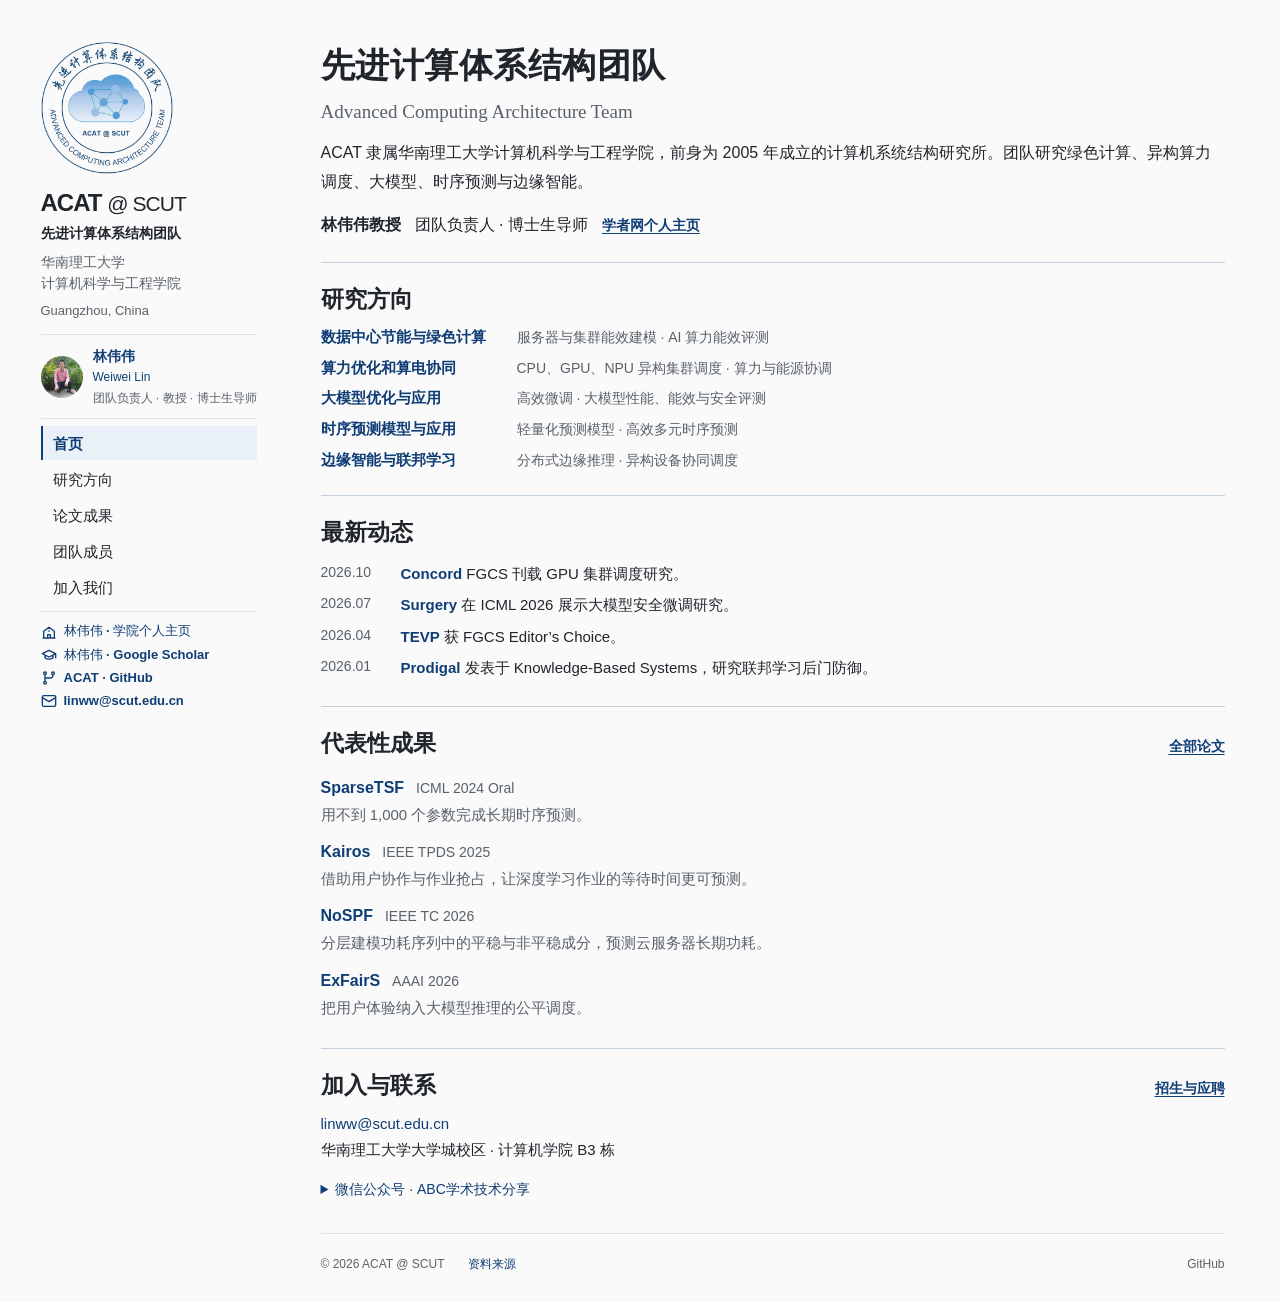
<file: site/index.html>
<!doctype html>
<html lang="zh-CN">
<head>
<meta charset="utf-8">
<meta name="viewport" content="width=device-width, initial-scale=1">
<meta name="theme-color" content="#0f3d75">
<meta name="description" content="华南理工大学先进计算体系结构团队，研究绿色计算、算电协同、大模型、时间序列与边缘智能。">
<meta property="og:title" content="先进计算体系结构团队 · ACAT @ SCUT">
<meta property="og:description" content="华南理工大学先进计算体系结构团队，研究绿色计算、算电协同、大模型、时间序列与边缘智能。">
<meta property="og:type" content="website">
<title>先进计算体系结构团队 · ACAT @ SCUT</title>
<link rel="canonical" href="https://acat-scut.github.io/">
<link rel="icon" href="assets/acat-logo.png">
<link rel="stylesheet" href="styles.css?v=6dd6eca6ba">
<link rel="stylesheet" href="pages.css?v=69f8a7344c">
<link rel="stylesheet" href="home.css?v=ad44271f39">
<link rel="stylesheet" href="sidebar.css?v=b5c100dbc3">
<link rel="stylesheet" href="layout.css?v=a8a45fa4ff">
</head>
<body class="home-page">
<div id="page-top" tabindex="-1" role="region" aria-label="页首"></div>
<a class="skip-link" href="#main">跳到正文</a>
<div class="page-shell">
<aside class="sidebar" aria-label="ACAT 团队概览">
  <div class="lab-identity">
    <a href="index.html" aria-label="ACAT 首页"><img class="lab-logo" src="assets/acat-logo-transparent.png" width="132" height="132" alt="ACAT 先进计算体系结构团队标志"></a>
    <div><a class="lab-name" href="index.html">ACAT <span>@ SCUT</span></a>
    <p class="lab-chinese">先进计算体系结构团队</p>
    <p class="affiliation">华南理工大学<br>计算机科学与工程学院</p>
    <p class="location" lang="en">Guangzhou, China</p></div>
  </div>
  <div class="sidebar-lead">
    <img src="assets/weiwei-lin.jpg" width="42" height="42" alt="">
    <div><a href="https://www.scholat.com/linweiwei">林伟伟 <span lang="en">Weiwei Lin</span></a>
    <p>团队负责人 · 教授 · 博士生导师</p></div>
  </div>
  <nav class="site-nav" aria-label="网站导航">
    <a href="index.html" aria-current="page">首页</a>
    <a href="research.html">研究方向</a>
    <a href="publications.html">论文成果</a>
    <a href="people.html">团队成员</a>
    <a href="join.html">加入我们</a>
  </nav>
  <div class="sidebar-links">
<a href="https://www2.scut.edu.cn/cs/2017/0629/c22284a328098/page.htm"><svg class="utility-icon" width="16" height="16" viewBox="0 0 24 24" fill="none" stroke="currentColor" stroke-width="2" stroke-linecap="round" stroke-linejoin="round" aria-hidden="true" focusable="false"><path d="M3 21h18M4 21V11l8-6 8 6v10M10 21v-5h4v5m-2-11v1"/></svg><span>林伟伟 · 学院个人主页</span></a>
<a href="https://scholar.google.com/citations?user=IWsha94AAAAJ"><svg class="utility-icon" width="16" height="16" viewBox="0 0 24 24" fill="none" stroke="currentColor" stroke-width="2" stroke-linecap="round" stroke-linejoin="round" aria-hidden="true" focusable="false"><path d="m2 10 10-5 10 5-10 5-10-5Zm4 2v4c3 3 9 3 12 0v-4m4-2v6"/></svg><span>林伟伟 · Google Scholar</span></a>
<a href="https://github.com/ACAT-SCUT"><svg class="utility-icon" width="16" height="16" viewBox="0 0 24 24" fill="none" stroke="currentColor" stroke-width="2" stroke-linecap="round" stroke-linejoin="round" aria-hidden="true" focusable="false"><circle cx="6" cy="5" r="2"/><circle cx="6" cy="19" r="2"/><circle cx="18" cy="5" r="2"/><path d="M6 7v10m12-10a5 5 0 0 1-5 5H6"/></svg><span>ACAT · GitHub</span></a>
<a href="mailto:linww@scut.edu.cn"><svg class="utility-icon" width="16" height="16" viewBox="0 0 24 24" fill="none" stroke="currentColor" stroke-width="2" stroke-linecap="round" stroke-linejoin="round" aria-hidden="true" focusable="false"><rect x="2" y="4" width="20" height="16" rx="2"/><path d="m2 7 10 6 10-6"/></svg><span>linww@scut.edu.cn</span></a>
  </div>
</aside>
<div class="page-content">
<main id="main" tabindex="-1">
<section class="about" id="about">
  <h1>先进计算体系结构团队</h1>
  <p class="english-name" lang="en">Advanced Computing Architecture Team</p>
  <p>ACAT 隶属华南理工大学计算机科学与工程学院，前身为 2005 年成立的计算机系统结构研究所。团队研究绿色计算、异构算力调度、大模型、时序预测与边缘智能。</p>
  <p class="lead-bio"><strong>林伟伟教授</strong><span>团队负责人 · 博士生导师</span><a class="lead-profile" href="https://www.scholat.com/linweiwei">学者网个人主页</a></p>
</section>
<section class="section" id="research"><div class="section-heading"><h2>研究方向</h2></div><div class="research-overview"><div class="research-row"><h3><a href="research.html#power">数据中心节能与绿色计算</a></h3><p>服务器与集群能效建模 · AI 算力能效评测</p></div><div class="research-row"><h3><a href="research.html#scheduling">算力优化和算电协同</a></h3><p>CPU、GPU、NPU 异构集群调度 · 算力与能源协调</p></div><div class="research-row"><h3><a href="research.html#llm">大模型优化与应用</a></h3><p>高效微调 · 大模型性能、能效与安全评测</p></div><div class="research-row"><h3><a href="research.html#ts">时序预测模型与应用</a></h3><p>轻量化预测模型 · 高效多元时序预测</p></div><div class="research-row"><h3><a href="research.html#fl">边缘智能与联邦学习</a></h3><p>分布式边缘推理 · 异构设备协同调度</p></div></div></section>
<section class="section" id="updates">
  <div class="section-heading"><h2>最新动态</h2></div>
  <ul class="news-list">
    <li><time datetime="2026-10">2026.10</time><p><a href="publications.html#paper-concord-2026">Concord</a> FGCS 刊载 GPU 集群调度研究。</p></li>
    <li><time datetime="2026-07">2026.07</time><p><a href="publications.html#paper-surgery-2026">Surgery</a> 在 ICML 2026 展示大模型安全微调研究。</p></li>
    <li><time datetime="2026-04-18">2026.04</time><p><a href="publications.html#paper-tevp-2024">TEVP</a> 获 FGCS Editor’s Choice。</p></li>
    <li><time datetime="2026-01-30">2026.01</time><p><a href="publications.html#paper-prodigal-2026">Prodigal</a> 发表于 Knowledge-Based Systems，研究联邦学习后门防御。</p></li>
  </ul>
</section>
<section class="section" id="papers">
  <span class="preserved-anchor" id="paper-adaptivefl-2025"></span><span class="preserved-anchor" id="paper-cyclenet-2024"></span><span class="preserved-anchor" id="paper-sparsetsf-2026"></span><span class="preserved-anchor" id="paper-surgery-2026"></span>
  <div class="section-heading"><h2>代表性成果</h2><a class="section-link" href="publications.html">全部论文</a></div>
  <ul class="featured-works">
    <li id="paper-sparsetsf-2024"><div><a href="publications.html#paper-sparsetsf-2024">SparseTSF</a><span class="work-venue">ICML 2024 Oral</span></div><p>用不到 1,000 个参数完成长期时序预测。</p></li>
    <li id="paper-kairos-2025"><div><a href="publications.html#paper-kairos-2025">Kairos</a><span class="work-venue">IEEE TPDS 2025</span></div><p>借助用户协作与作业抢占，让深度学习作业的等待时间更可预测。</p></li>
    <li id="paper-nospf-2026"><div><a href="publications.html#paper-nospf-2026">NoSPF</a><span class="work-venue">IEEE TC 2026</span></div><p>分层建模功耗序列中的平稳与非平稳成分，预测云服务器长期功耗。</p></li>
    <li id="paper-exfairs-2026"><div><a href="publications.html#paper-exfairs-2026">ExFairS</a><span class="work-venue">AAAI 2026</span></div><p>把用户体验纳入大模型推理的公平调度。</p></li>
  </ul>
</section>
<section class="section contact" id="join">
  <div class="section-heading"><h2>加入与联系</h2><a class="section-link" href="join.html">招生与应聘</a></div>
  <p><a href="mailto:linww@scut.edu.cn">linww@scut.edu.cn</a><br>华南理工大学大学城校区 · 计算机学院 B3 栋</p>
  <details class="wechat-follow"><summary>微信公众号 · ABC学术技术分享</summary><p>微信扫码关注，或搜索 <strong>ABC学术技术分享</strong>。</p><img loading="lazy" src="assets/abc-wechat-qrcode.png" width="430" height="430" alt="ABC学术技术分享微信公众号二维码"></details>
</section>
</main>
<footer><span>© 2026 ACAT @ SCUT</span><a href="sources.html">资料来源</a><a href="https://github.com/ACAT-SCUT">GitHub</a></footer>
</div>
</div>
</body>
</html>
</file>
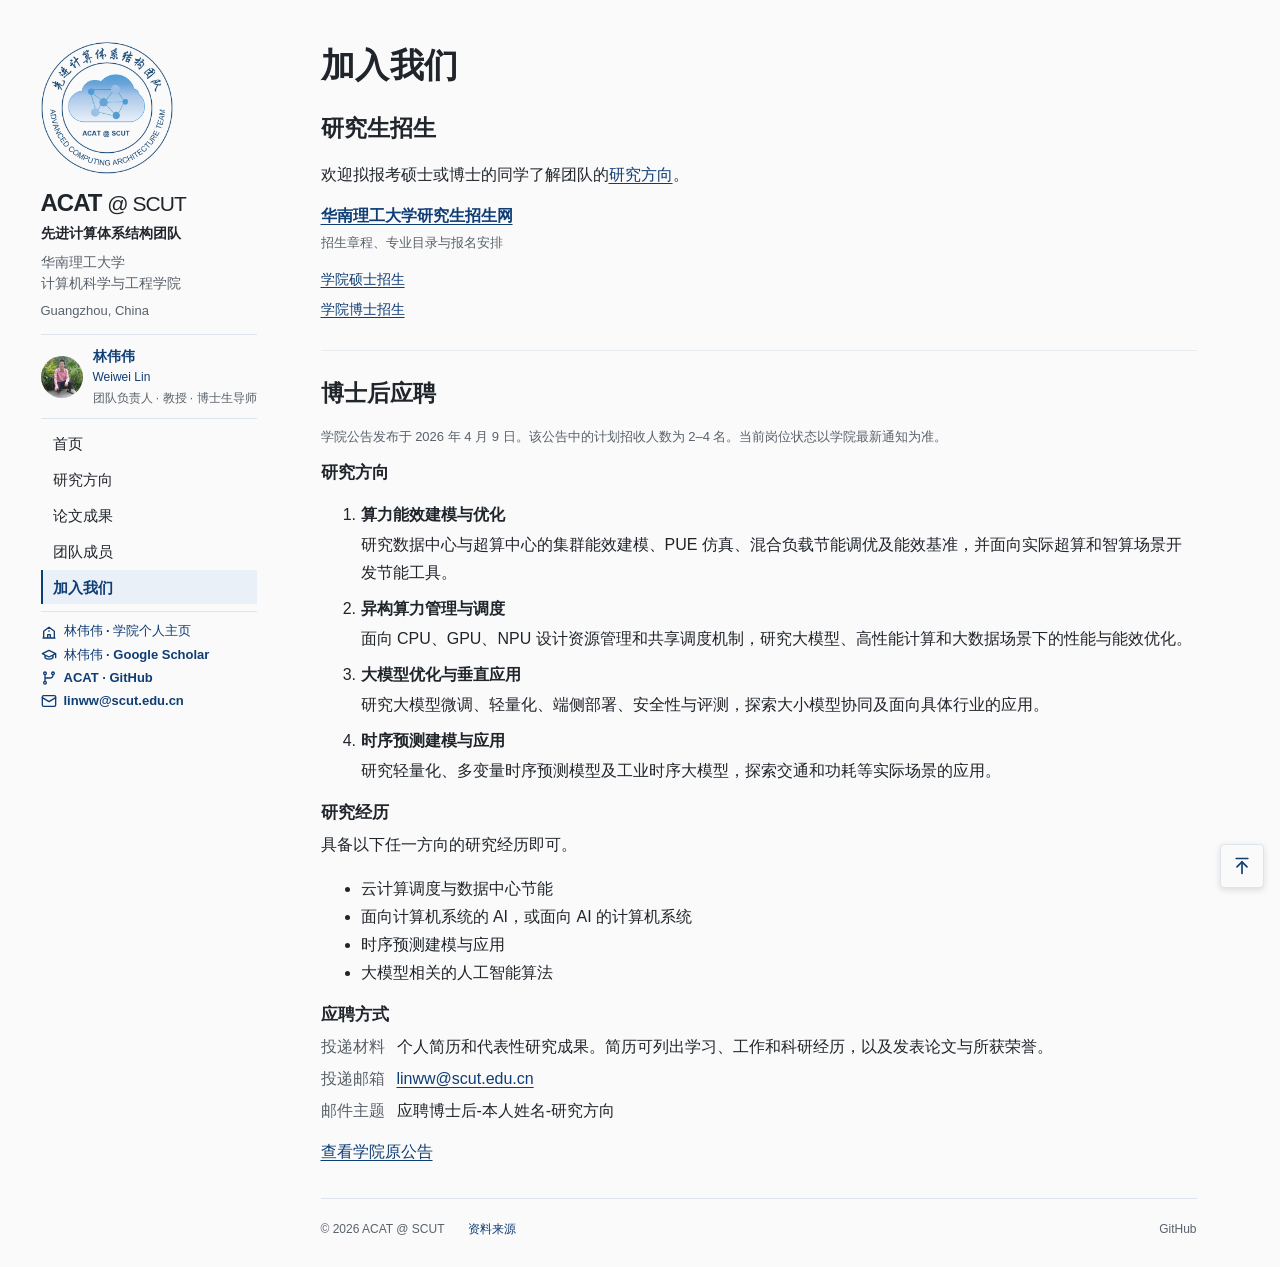
<file: site/join.html>
<!doctype html>
<html lang="zh-CN">
<head>
<meta charset="utf-8">
<meta name="viewport" content="width=device-width, initial-scale=1">
<meta name="theme-color" content="#0f3d75">
<meta name="description" content="华南理工大学先进计算体系结构团队，研究绿色计算、算电协同、大模型、时间序列与边缘智能。">
<meta property="og:title" content="加入我们 · ACAT @ SCUT">
<meta property="og:description" content="华南理工大学先进计算体系结构团队，研究绿色计算、算电协同、大模型、时间序列与边缘智能。">
<meta property="og:type" content="website">
<title>加入我们 · ACAT @ SCUT</title>
<link rel="canonical" href="https://acat-scut.github.io/join.html">
<link rel="icon" href="assets/acat-logo.png">
<link rel="stylesheet" href="styles.css?v=6dd6eca6ba">
<link rel="stylesheet" href="pages.css?v=69f8a7344c">
<link rel="stylesheet" href="home.css?v=ad44271f39">
<link rel="stylesheet" href="sidebar.css?v=b5c100dbc3">
<link rel="stylesheet" href="layout.css?v=a8a45fa4ff">
</head>
<body class="back-to-top-page join-page">
<div id="page-top" tabindex="-1" role="region" aria-label="页首"></div>
<a class="skip-link" href="#main">跳到正文</a>
<div class="page-shell">
<aside class="sidebar" aria-label="ACAT 团队概览">
  <div class="lab-identity">
    <a href="index.html" aria-label="ACAT 首页"><img class="lab-logo" src="assets/acat-logo-transparent.png" width="132" height="132" alt="ACAT 先进计算体系结构团队标志"></a>
    <div><a class="lab-name" href="index.html">ACAT <span>@ SCUT</span></a>
    <p class="lab-chinese">先进计算体系结构团队</p>
    <p class="affiliation">华南理工大学<br>计算机科学与工程学院</p>
    <p class="location" lang="en">Guangzhou, China</p></div>
  </div>
  <div class="sidebar-lead">
    <img src="assets/weiwei-lin.jpg" width="42" height="42" alt="">
    <div><a href="https://www.scholat.com/linweiwei">林伟伟 <span lang="en">Weiwei Lin</span></a>
    <p>团队负责人 · 教授 · 博士生导师</p></div>
  </div>
  <nav class="site-nav" aria-label="网站导航">
    <a href="index.html">首页</a>
    <a href="research.html">研究方向</a>
    <a href="publications.html">论文成果</a>
    <a href="people.html">团队成员</a>
    <a href="join.html" aria-current="page">加入我们</a>
  </nav>
  <div class="sidebar-links">
<a href="https://www2.scut.edu.cn/cs/2017/0629/c22284a328098/page.htm"><svg class="utility-icon" width="16" height="16" viewBox="0 0 24 24" fill="none" stroke="currentColor" stroke-width="2" stroke-linecap="round" stroke-linejoin="round" aria-hidden="true" focusable="false"><path d="M3 21h18M4 21V11l8-6 8 6v10M10 21v-5h4v5m-2-11v1"/></svg><span>林伟伟 · 学院个人主页</span></a>
<a href="https://scholar.google.com/citations?user=IWsha94AAAAJ"><svg class="utility-icon" width="16" height="16" viewBox="0 0 24 24" fill="none" stroke="currentColor" stroke-width="2" stroke-linecap="round" stroke-linejoin="round" aria-hidden="true" focusable="false"><path d="m2 10 10-5 10 5-10 5-10-5Zm4 2v4c3 3 9 3 12 0v-4m4-2v6"/></svg><span>林伟伟 · Google Scholar</span></a>
<a href="https://github.com/ACAT-SCUT"><svg class="utility-icon" width="16" height="16" viewBox="0 0 24 24" fill="none" stroke="currentColor" stroke-width="2" stroke-linecap="round" stroke-linejoin="round" aria-hidden="true" focusable="false"><circle cx="6" cy="5" r="2"/><circle cx="6" cy="19" r="2"/><circle cx="18" cy="5" r="2"/><path d="M6 7v10m12-10a5 5 0 0 1-5 5H6"/></svg><span>ACAT · GitHub</span></a>
<a href="mailto:linww@scut.edu.cn"><svg class="utility-icon" width="16" height="16" viewBox="0 0 24 24" fill="none" stroke="currentColor" stroke-width="2" stroke-linecap="round" stroke-linejoin="round" aria-hidden="true" focusable="false"><rect x="2" y="4" width="20" height="16" rx="2"/><path d="m2 7 10 6 10-6"/></svg><span>linww@scut.edu.cn</span></a>
  </div>
</aside>
<div class="page-content">
<main id="main" tabindex="-1">
<header class="page-head"><h1>加入我们</h1></header><section class="section" id="graduate-admissions"><div class="section-heading"><h2>研究生招生</h2></div>
  <p>欢迎拟报考硕士或博士的同学了解团队的<a href="research.html">研究方向</a>。</p>
  <p class="graduate-admissions-primary"><a href="https://yz.scut.edu.cn/">华南理工大学研究生招生网</a></p>
  <p class="note graduate-admissions-note">招生章程、专业目录与报名安排</p>
  <ul class="graduate-admissions-links"><li><a href="https://www2.scut.edu.cn/cs/sszs/list.htm">学院硕士招生</a></li><li><a href="https://www2.scut.edu.cn/cs/bszs/list.htm">学院博士招生</a></li></ul>
</section><section class="section" id="postdoc"><div class="section-heading"><h2>博士后应聘</h2></div>
  <p class="note">学院公告发布于 <time datetime="2026-04-09">2026 年 4 月 9 日</time>。该公告中的计划招收人数为 2–4 名。当前岗位状态以学院最新通知为准。</p>
  <h3>研究方向</h3><ol class="postdoc-directions"><li><strong>算力能效建模与优化</strong><p>研究数据中心与超算中心的集群能效建模、PUE 仿真、混合负载节能调优及能效基准，并面向实际超算和智算场景开发节能工具。</p></li><li><strong>异构算力管理与调度</strong><p>面向 CPU、GPU、NPU 设计资源管理和共享调度机制，研究大模型、高性能计算和大数据场景下的性能与能效优化。</p></li><li><strong>大模型优化与垂直应用</strong><p>研究大模型微调、轻量化、端侧部署、安全性与评测，探索大小模型协同及面向具体行业的应用。</p></li><li><strong>时序预测建模与应用</strong><p>研究轻量化、多变量时序预测模型及工业时序大模型，探索交通和功耗等实际场景的应用。</p></li></ol>
  <h3>研究经历</h3><p>具备以下任一方向的研究经历即可。</p><ul><li>云计算调度与数据中心节能</li><li>面向计算机系统的 AI，或面向 AI 的计算机系统</li><li>时序预测建模与应用</li><li>大模型相关的人工智能算法</li></ul>
  <h3>应聘方式</h3>
  <dl class="postdoc-application"><dt>投递材料</dt><dd>个人简历和代表性研究成果。简历可列出学习、工作和科研经历，以及发表论文与所获荣誉。</dd><dt>投递邮箱</dt><dd><a href="mailto:linww@scut.edu.cn">linww@scut.edu.cn</a></dd><dt>邮件主题</dt><dd>应聘博士后-本人姓名-研究方向</dd></dl>
  <p><a href="https://www2.scut.edu.cn/cs/2026/0409/c46301a623295/page.htm">查看学院原公告</a></p>
</section>
</main>
<footer><span>© 2026 ACAT @ SCUT</span><a href="sources.html">资料来源</a><a href="https://github.com/ACAT-SCUT">GitHub</a></footer>
</div>
</div>
<a class="back-to-top" href="#page-top" aria-label="回到顶部"><svg class="site-icon" width="20" height="20" viewBox="0 0 24 24" fill="none" stroke="currentColor" stroke-width="2" stroke-linecap="round" stroke-linejoin="round" aria-hidden="true" focusable="false"><path d="M5 3h14"/><path d="m18 13-6-6-6 6"/><path d="M12 7v14"/></svg></a>
</body>
</html>
</file>
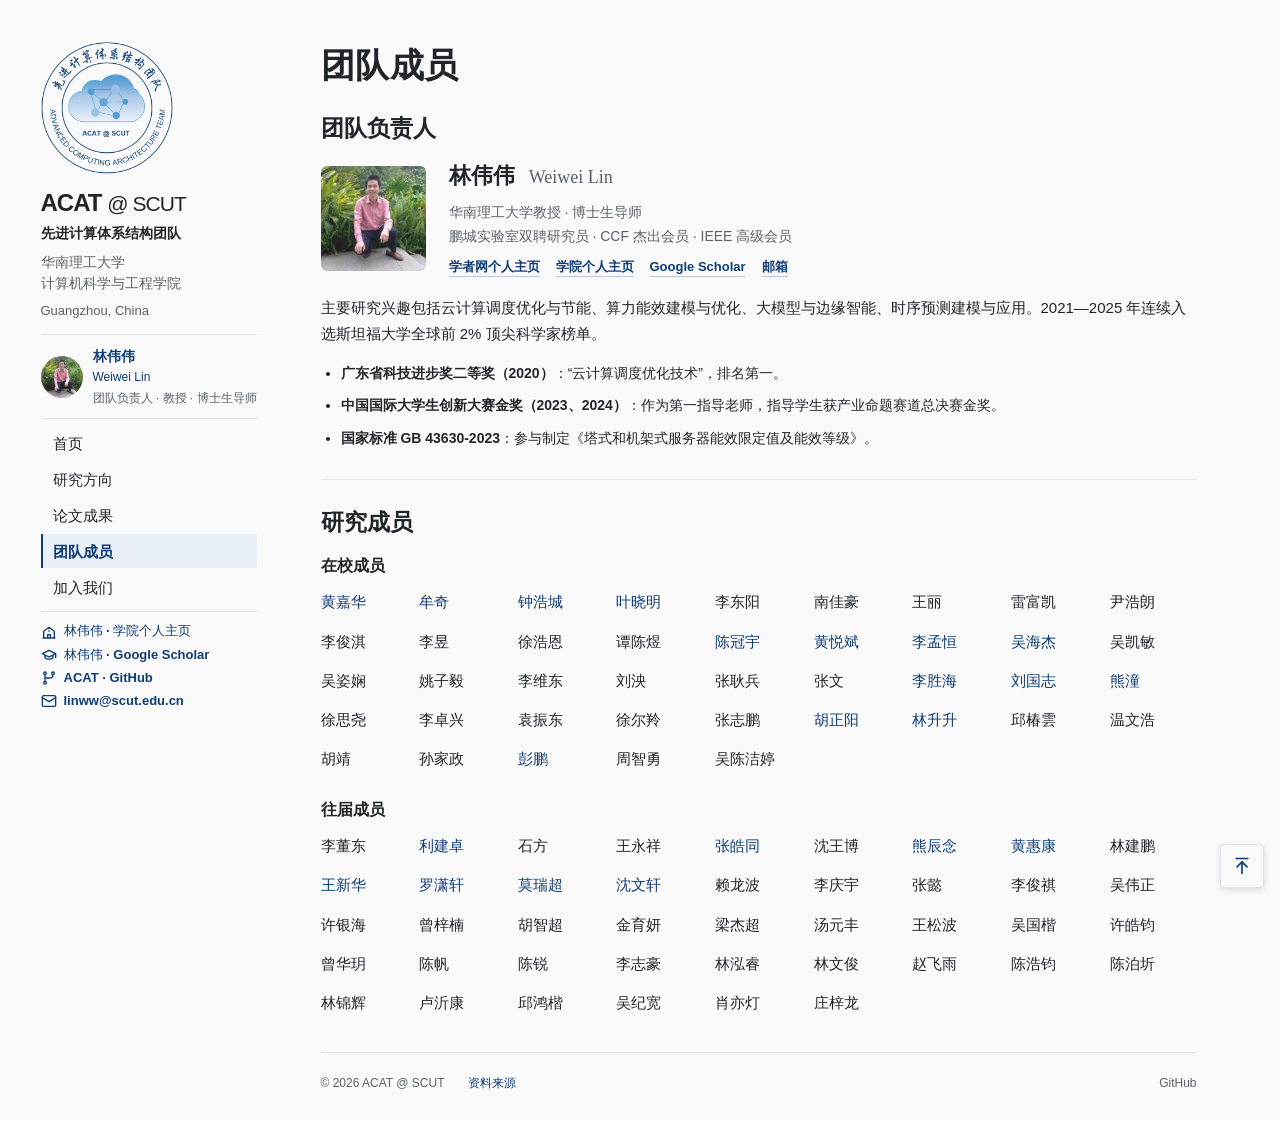
<file: site/people.html>
<!doctype html>
<html lang="zh-CN">
<head>
<meta charset="utf-8">
<meta name="viewport" content="width=device-width, initial-scale=1">
<meta name="theme-color" content="#0f3d75">
<meta name="description" content="华南理工大学先进计算体系结构团队，研究绿色计算、算电协同、大模型、时间序列与边缘智能。">
<meta property="og:title" content="团队成员 · ACAT @ SCUT">
<meta property="og:description" content="华南理工大学先进计算体系结构团队，研究绿色计算、算电协同、大模型、时间序列与边缘智能。">
<meta property="og:type" content="website">
<title>团队成员 · ACAT @ SCUT</title>
<link rel="canonical" href="https://acat-scut.github.io/people.html">
<link rel="icon" href="assets/acat-logo.png">
<link rel="stylesheet" href="styles.css?v=6dd6eca6ba">
<link rel="stylesheet" href="pages.css?v=69f8a7344c">
<link rel="stylesheet" href="people.css?v=c1d266d5ec">
<link rel="stylesheet" href="sidebar.css?v=b5c100dbc3">
<link rel="stylesheet" href="layout.css?v=a8a45fa4ff">
</head>
<body class="back-to-top-page roster-page">
<div id="page-top" tabindex="-1" role="region" aria-label="页首"></div>
<a class="skip-link" href="#main">跳到正文</a>
<div class="page-shell">
<aside class="sidebar" aria-label="ACAT 团队概览">
  <div class="lab-identity">
    <a href="index.html" aria-label="ACAT 首页"><img class="lab-logo" src="assets/acat-logo-transparent.png" width="132" height="132" alt="ACAT 先进计算体系结构团队标志"></a>
    <div><a class="lab-name" href="index.html">ACAT <span>@ SCUT</span></a>
    <p class="lab-chinese">先进计算体系结构团队</p>
    <p class="affiliation">华南理工大学<br>计算机科学与工程学院</p>
    <p class="location" lang="en">Guangzhou, China</p></div>
  </div>
  <div class="sidebar-lead">
    <img src="assets/weiwei-lin.jpg" width="42" height="42" alt="">
    <div><a href="https://www.scholat.com/linweiwei">林伟伟 <span lang="en">Weiwei Lin</span></a>
    <p>团队负责人 · 教授 · 博士生导师</p></div>
  </div>
  <nav class="site-nav" aria-label="网站导航">
    <a href="index.html">首页</a>
    <a href="research.html">研究方向</a>
    <a href="publications.html">论文成果</a>
    <a href="people.html" aria-current="page">团队成员</a>
    <a href="join.html">加入我们</a>
  </nav>
  <div class="sidebar-links">
<a href="https://www2.scut.edu.cn/cs/2017/0629/c22284a328098/page.htm"><svg class="utility-icon" width="16" height="16" viewBox="0 0 24 24" fill="none" stroke="currentColor" stroke-width="2" stroke-linecap="round" stroke-linejoin="round" aria-hidden="true" focusable="false"><path d="M3 21h18M4 21V11l8-6 8 6v10M10 21v-5h4v5m-2-11v1"/></svg><span>林伟伟 · 学院个人主页</span></a>
<a href="https://scholar.google.com/citations?user=IWsha94AAAAJ"><svg class="utility-icon" width="16" height="16" viewBox="0 0 24 24" fill="none" stroke="currentColor" stroke-width="2" stroke-linecap="round" stroke-linejoin="round" aria-hidden="true" focusable="false"><path d="m2 10 10-5 10 5-10 5-10-5Zm4 2v4c3 3 9 3 12 0v-4m4-2v6"/></svg><span>林伟伟 · Google Scholar</span></a>
<a href="https://github.com/ACAT-SCUT"><svg class="utility-icon" width="16" height="16" viewBox="0 0 24 24" fill="none" stroke="currentColor" stroke-width="2" stroke-linecap="round" stroke-linejoin="round" aria-hidden="true" focusable="false"><circle cx="6" cy="5" r="2"/><circle cx="6" cy="19" r="2"/><circle cx="18" cy="5" r="2"/><path d="M6 7v10m12-10a5 5 0 0 1-5 5H6"/></svg><span>ACAT · GitHub</span></a>
<a href="mailto:linww@scut.edu.cn"><svg class="utility-icon" width="16" height="16" viewBox="0 0 24 24" fill="none" stroke="currentColor" stroke-width="2" stroke-linecap="round" stroke-linejoin="round" aria-hidden="true" focusable="false"><rect x="2" y="4" width="20" height="16" rx="2"/><path d="m2 7 10 6 10-6"/></svg><span>linww@scut.edu.cn</span></a>
  </div>
</aside>
<div class="page-content">
<main id="main" tabindex="-1">
<header class="page-head"><h1>团队成员</h1></header><section class="faculty"><div class="section-heading"><h2>团队负责人</h2></div><div class="faculty-intro"><img src="assets/weiwei-lin.jpg" width="110" height="110" alt="林伟伟"><div><h3>林伟伟 <span lang="en">Weiwei Lin</span></h3><p>华南理工大学教授 · 博士生导师<br>鹏城实验室双聘研究员 · CCF 杰出会员 · IEEE 高级会员</p><div class="paper-links"><a href="https://www.scholat.com/linweiwei">学者网个人主页</a> <a href="https://www2.scut.edu.cn/cs/2017/0629/c22284a328098/page.htm">学院个人主页</a> <a href="https://scholar.google.com/citations?user=IWsha94AAAAJ">Google Scholar</a> <a href="mailto:linww@scut.edu.cn">邮箱</a></div></div></div><p>主要研究兴趣包括云计算调度优化与节能、算力能效建模与优化、大模型与边缘智能、时序预测建模与应用。2021—2025 年连续入选斯坦福大学全球前 2% 顶尖科学家榜单。</p><ul class="achievements"><li><strong>广东省科技进步奖二等奖（2020）</strong>：“云计算调度优化技术”，排名第一。</li><li><strong>中国国际大学生创新大赛金奖（2023、2024）</strong>：作为第一指导老师，指导学生获产业命题赛道总决赛金奖。</li><li><strong>国家标准 GB 43630-2023</strong>：参与制定《塔式和机架式服务器能效限定值及能效等级》。</li></ul></section><section class="section" id="by-research">
  <div class="section-heading"><h2>研究成员</h2></div>
  <section class="roster-group" id="current">
    <span class="anchor-target" id="current-postdoc"></span><span class="anchor-target" id="experience-m002-e01"></span><span class="anchor-target" id="experience-m003-e01"></span><span class="anchor-target" id="experience-m014-e01"></span><span class="anchor-target" id="experience-m023-e01"></span><span class="anchor-target" id="experience-m036-e01"></span><span class="anchor-target" id="experience-m042-e01"></span><span class="anchor-target" id="member-m002"></span><span class="anchor-target" id="member-m003"></span><span class="anchor-target" id="member-m014"></span><span class="anchor-target" id="member-m023"></span><span class="anchor-target" id="member-m036"></span><span class="anchor-target" id="member-m042"></span><span class="anchor-target" id="members-unassigned"></span><span class="anchor-target" id="members-power"></span><span class="anchor-target" id="current-phd"></span><span class="anchor-target" id="current-master"></span><span class="anchor-target" id="members-scheduling"></span><span class="anchor-target" id="members-llm"></span><span class="anchor-target" id="members-ts"></span><span class="anchor-target" id="members-fl"></span>
    <h3>在校成员</h3>
    <ul class="roster-names">
      <li id="member-m046"><span id="experience-m046-e01"></span><a href="https://dadiaokua.github.io">黄嘉华</a></li>
      <li id="member-m032"><span id="experience-m032-e01"></span><a href="https://github.com/ACAT-SCUT/.github/blob/main/profile/students/muqi.md">牟奇</a></li>
      <li id="member-m035"><span id="experience-m035-e01"></span><a href="https://github.com/ACAT-SCUT/.github/blob/main/profile/students/zhonghaocheng.md">钟浩城</a></li>
      <li id="member-m021"><span id="experience-m021-e01"></span><a href="https://github.com/ACAT-SCUT/.github/blob/main/profile/students/yexiaoming.md">叶晓明</a></li>
      <li id="member-m005"><span id="experience-m005-e01"></span>李东阳</li>
      <li id="member-m001"><span id="experience-m001-e01"></span>南佳豪</li>
      <li id="member-m004"><span id="experience-m004-e01"></span>王丽</li>
      <li id="member-m039"><span id="experience-m039-e01"></span>雷富凯</li>
      <li id="member-m041"><span id="experience-m041-e01"></span>尹浩朗</li>
      <li id="member-m031"><span id="experience-m031-e01"></span>李俊淇</li>
      <li id="member-m030"><span id="experience-m030-e01"></span>李昱</li>
      <li id="member-m026"><span id="experience-m026-e01"></span>徐浩恩</li>
      <li id="member-m008"><span id="experience-m008-e01"></span>谭陈煜</li>
      <li id="member-m033"><span id="experience-m033-e01"></span><a href="https://github.com/ACAT-SCUT/.github/blob/main/profile/students/chenguanyu.md">陈冠宇</a></li>
      <li id="member-m034"><span id="experience-m034-e01"></span><a href="https://github.com/ACAT-SCUT/.github/blob/main/profile/students/huangyuebin.md">黄悦斌</a></li>
      <li id="member-m018"><span id="experience-m018-e01"></span><a href="https://github.com/ACAT-SCUT/.github/blob/main/profile/students/limengheng.md">李孟恒</a></li>
      <li id="member-m019"><span id="experience-m019-e01"></span><a href="https://github.com/ACAT-SCUT/.github/blob/main/profile/students/wuhaijie.md">吴海杰</a></li>
      <li id="member-m037"><span id="experience-m037-e01"></span>吴凯敏</li>
      <li id="member-m038"><span id="experience-m038-e01"></span>吴姿娴</li>
      <li id="member-m024"><span id="experience-m024-e01"></span>姚子毅</li>
      <li id="member-m009"><span id="experience-m009-e01"></span>李维东</li>
      <li id="member-m016"><span id="experience-m016-e01"></span>刘泱</li>
      <li id="member-m011"><span id="experience-m011-e01"></span>张耿兵</li>
      <li id="member-m010"><span id="experience-m010-e01"></span>张文</li>
      <li id="member-m045"><span id="experience-m045-e01"></span><a href="https://github.com/ACAT-SCUT/.github/blob/main/profile/students/lishenghai.md">李胜海</a></li>
      <li id="member-m043"><span id="experience-m043-e01"></span><a href="https://github.com/ACAT-SCUT/.github/blob/main/profile/students/liuguozhi.md">刘国志</a></li>
      <li id="member-m020"><span id="experience-m020-e01"></span><a href="https://github.com/ACAT-SCUT/.github/blob/main/profile/students/xiongtong.md">熊潼</a></li>
      <li id="member-m006"><span id="experience-m006-e01"></span>徐思尧</li>
      <li id="member-m029"><span id="experience-m029-e01"></span>李卓兴</li>
      <li id="member-m027"><span id="experience-m027-e01"></span>袁振东</li>
      <li id="member-m015"><span id="experience-m015-e01"></span>徐尔羚</li>
      <li id="member-m013"><span id="experience-m013-e01"></span>张志鹏</li>
      <li id="member-m057"><span id="experience-m057-e01"></span><a href="https://github.com/ACAT-SCUT/.github/blob/main/profile/students/huzhengyang.md">胡正阳</a></li>
      <li id="member-m044"><span id="experience-m044-e01"></span><a href="https://lss-1138.github.io/">林升升</a></li>
      <li id="member-m028"><span id="experience-m028-e01"></span>邱椿雲</li>
      <li id="member-m025"><span id="experience-m025-e01"></span>温文浩</li>
      <li id="member-m007"><span id="experience-m007-e01"></span>胡靖</li>
      <li id="member-m012"><span id="experience-m012-e01"></span>孙家政</li>
      <li id="member-m056"><span id="experience-m056-e01"></span><a href="https://github.com/ACAT-SCUT/.github/blob/main/profile/students/pengpeng.md">彭鹏</a></li>
      <li id="member-m063"><span id="experience-m063-e01"></span>周智勇</li>
      <li id="member-m040"><span id="experience-m040-e01"></span>吴陈洁婷</li>
    </ul>
  </section>
  <section class="roster-group" id="former">
    <span class="anchor-target" id="former-postdoc"></span><span class="anchor-target" id="former-phd"></span><span class="anchor-target" id="former-master"></span>
    <h3>往届成员</h3>
    <ul class="roster-names">
      <li id="member-m017"><span id="experience-m017-e01"></span>李董东</li>
      <li id="member-m089"><span id="experience-m089-e01"></span><a href="https://github.com/ACAT-SCUT/.github/blob/main/profile/students/lijianzhuo.md">利建卓</a></li>
      <li id="member-m083"><span id="experience-m083-e01"></span>石方</li>
      <li id="member-m085"><span id="experience-m085-e01"></span>王永祥</li>
      <li id="member-m084"><span id="experience-m084-e01"></span><a href="https://github.com/ACAT-SCUT/.github/blob/main/profile/students/zhanghaotong.md">张皓同</a></li>
      <li id="member-m078"><span id="experience-m078-e01"></span>沈王博</li>
      <li id="member-m079"><span id="experience-m079-e01"></span><a href="https://github.com/ACAT-SCUT/.github/blob/main/profile/students/xiongchennian.md">熊辰念</a></li>
      <li id="member-m069"><span id="experience-m069-e01"></span><a href="https://wellcome0321.github.io">黄惠康</a></li>
      <li id="member-m068"><span id="experience-m068-e01"></span>林建鹏</li>
      <li id="member-m067"><span id="experience-m067-e01"></span><a href="https://github.com/ACAT-SCUT/.github/blob/main/profile/students/wangxinhua.md">王新华</a></li>
      <li id="member-m055"><span id="experience-m055-e01"></span><a href="https://github.com/ACAT-SCUT/.github/blob/main/profile/students/luoxiaoxuan.md">罗潇轩</a></li>
      <li id="member-m058"><span id="experience-m058-e01"></span><a href="https://github.com/ACAT-SCUT/.github/blob/main/profile/students/moruichao.md">莫瑞超</a></li>
      <li id="member-m022"><span id="experience-m022-e01"></span><a href="https://p114514-new.github.io/">沈文轩</a></li>
      <li id="member-m088"><span id="experience-m088-e01"></span>赖龙波</li>
      <li id="member-m086"><span id="experience-m086-e01"></span>李庆宇</li>
      <li id="member-m087"><span id="experience-m087-e01"></span>张懿</li>
      <li id="member-m082"><span id="experience-m082-e01"></span>李俊祺</li>
      <li id="member-m081"><span id="experience-m081-e01"></span>吴伟正</li>
      <li id="member-m080"><span id="experience-m080-e01"></span>许银海</li>
      <li id="member-m075"><span id="experience-m075-e01"></span>曾梓楠</li>
      <li id="member-m071"><span id="experience-m071-e01"></span>胡智超</li>
      <li id="member-m074"><span id="experience-m074-e01"></span>金育妍</li>
      <li id="member-m072"><span id="experience-m072-e01"></span>梁杰超</li>
      <li id="member-m076"><span id="experience-m076-e01"></span>汤元丰</li>
      <li id="member-m070"><span id="experience-m070-e01"></span>王松波</li>
      <li id="member-m077"><span id="experience-m077-e01"></span>吴国楷</li>
      <li id="member-m073"><span id="experience-m073-e01"></span>许皓钧</li>
      <li id="member-m066"><span id="experience-m066-e01"></span>曾华玥</li>
      <li id="member-m064"><span id="experience-m064-e01"></span>陈帆</li>
      <li id="member-m060"><span id="experience-m060-e01"></span>陈锐</li>
      <li id="member-m059"><span id="experience-m059-e01"></span>李志豪</li>
      <li id="member-m065"><span id="experience-m065-e01"></span>林泓睿</li>
      <li id="member-m061"><span id="experience-m061-e01"></span>林文俊</li>
      <li id="member-m062"><span id="experience-m062-e01"></span>赵飞雨</li>
      <li id="member-m051"><span id="experience-m051-e01"></span>陈浩钧</li>
      <li id="member-m049"><span id="experience-m049-e01"></span>陈泊圻</li>
      <li id="member-m050"><span id="experience-m050-e01"></span>林锦辉</li>
      <li id="member-m054"><span id="experience-m054-e01"></span>卢沂康</li>
      <li id="member-m048"><span id="experience-m048-e01"></span>邱鸿楷</li>
      <li id="member-m047"><span id="experience-m047-e01"></span>吴纪宽</li>
      <li id="member-m053"><span id="experience-m053-e01"></span>肖亦灯</li>
      <li id="member-m052"><span id="experience-m052-e01"></span>庄梓龙</li>
    </ul>
  </section>
</section>
</main>
<footer><span>© 2026 ACAT @ SCUT</span><a href="sources.html">资料来源</a><a href="https://github.com/ACAT-SCUT">GitHub</a></footer>
</div>
</div>
<a class="back-to-top" href="#page-top" aria-label="回到顶部"><svg class="site-icon" width="20" height="20" viewBox="0 0 24 24" fill="none" stroke="currentColor" stroke-width="2" stroke-linecap="round" stroke-linejoin="round" aria-hidden="true" focusable="false"><path d="M5 3h14"/><path d="m18 13-6-6-6 6"/><path d="M12 7v14"/></svg></a>
</body>
</html>
</file>
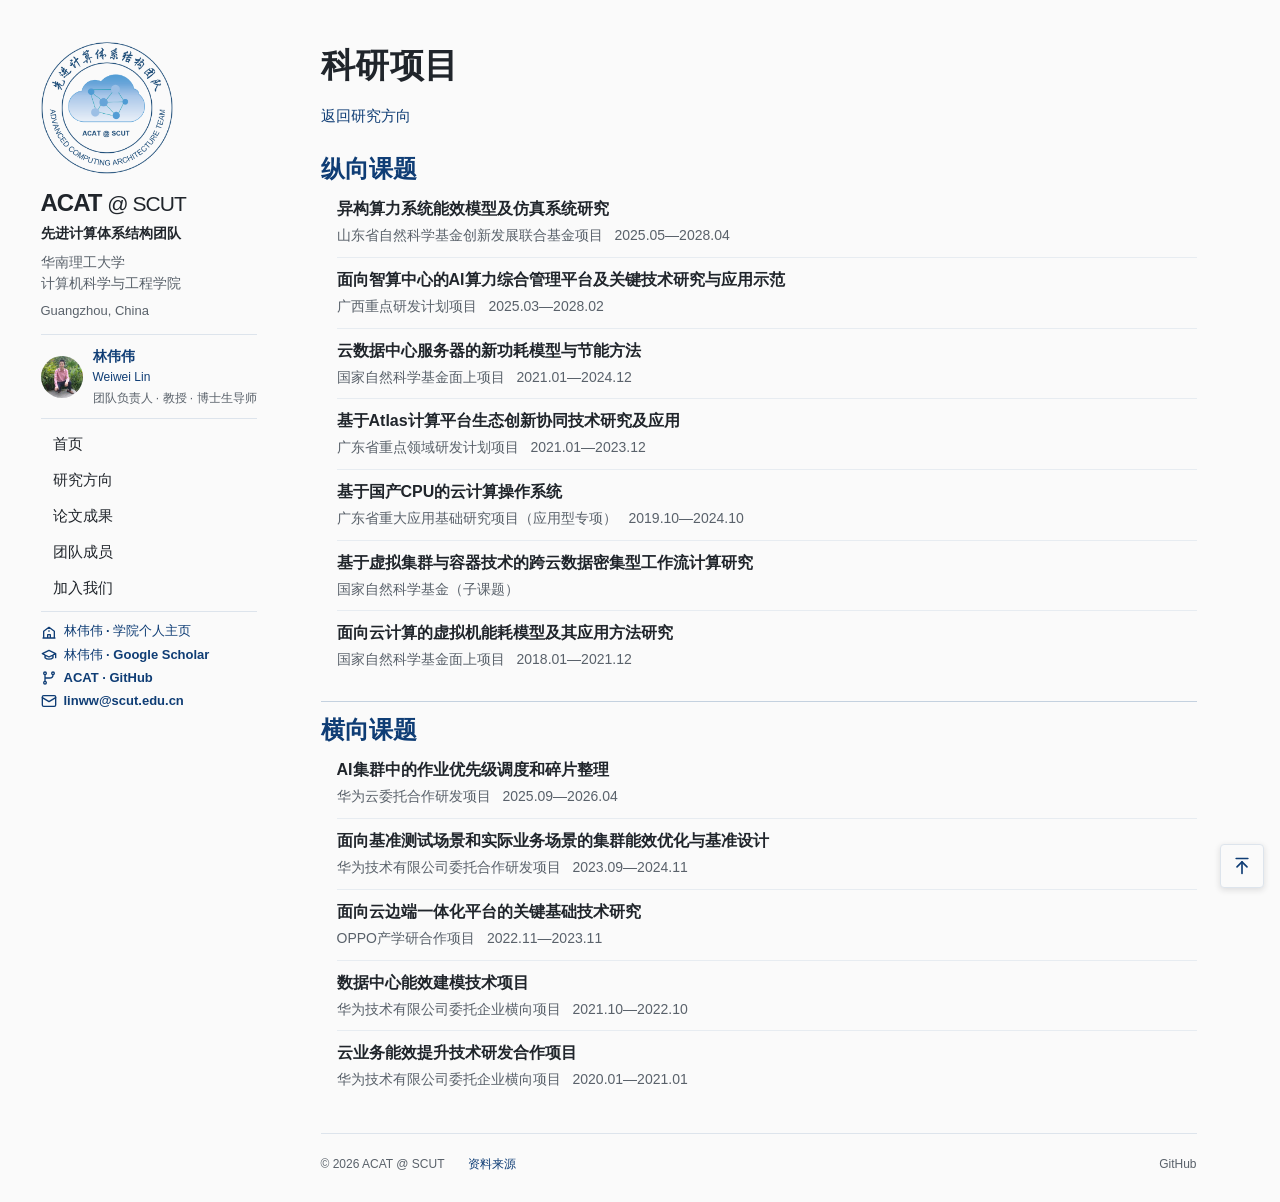
<file: site/projects.html>
<!doctype html>
<html lang="zh-CN">
<head>
<meta charset="utf-8">
<meta name="viewport" content="width=device-width, initial-scale=1">
<meta name="theme-color" content="#0f3d75">
<meta name="description" content="华南理工大学先进计算体系结构团队，研究绿色计算、算电协同、大模型、时间序列与边缘智能。">
<meta property="og:title" content="科研项目 · ACAT @ SCUT">
<meta property="og:description" content="华南理工大学先进计算体系结构团队，研究绿色计算、算电协同、大模型、时间序列与边缘智能。">
<meta property="og:type" content="website">
<title>科研项目 · ACAT @ SCUT</title>
<link rel="canonical" href="https://acat-scut.github.io/projects.html">
<link rel="icon" href="assets/acat-logo.png">
<link rel="stylesheet" href="styles.css?v=6dd6eca6ba">
<link rel="stylesheet" href="pages.css?v=69f8a7344c">
<link rel="stylesheet" href="sidebar.css?v=b5c100dbc3">
<link rel="stylesheet" href="layout.css?v=a8a45fa4ff">
</head>
<body class="back-to-top-page">
<div id="page-top" tabindex="-1" role="region" aria-label="页首"></div>
<a class="skip-link" href="#main">跳到正文</a>
<div class="page-shell">
<aside class="sidebar" aria-label="ACAT 团队概览">
  <div class="lab-identity">
    <a href="index.html" aria-label="ACAT 首页"><img class="lab-logo" src="assets/acat-logo-transparent.png" width="132" height="132" alt="ACAT 先进计算体系结构团队标志"></a>
    <div><a class="lab-name" href="index.html">ACAT <span>@ SCUT</span></a>
    <p class="lab-chinese">先进计算体系结构团队</p>
    <p class="affiliation">华南理工大学<br>计算机科学与工程学院</p>
    <p class="location" lang="en">Guangzhou, China</p></div>
  </div>
  <div class="sidebar-lead">
    <img src="assets/weiwei-lin.jpg" width="42" height="42" alt="">
    <div><a href="https://www.scholat.com/linweiwei">林伟伟 <span lang="en">Weiwei Lin</span></a>
    <p>团队负责人 · 教授 · 博士生导师</p></div>
  </div>
  <nav class="site-nav" aria-label="网站导航">
    <a href="index.html">首页</a>
    <a href="research.html">研究方向</a>
    <a href="publications.html">论文成果</a>
    <a href="people.html">团队成员</a>
    <a href="join.html">加入我们</a>
  </nav>
  <div class="sidebar-links">
<a href="https://www2.scut.edu.cn/cs/2017/0629/c22284a328098/page.htm"><svg class="utility-icon" width="16" height="16" viewBox="0 0 24 24" fill="none" stroke="currentColor" stroke-width="2" stroke-linecap="round" stroke-linejoin="round" aria-hidden="true" focusable="false"><path d="M3 21h18M4 21V11l8-6 8 6v10M10 21v-5h4v5m-2-11v1"/></svg><span>林伟伟 · 学院个人主页</span></a>
<a href="https://scholar.google.com/citations?user=IWsha94AAAAJ"><svg class="utility-icon" width="16" height="16" viewBox="0 0 24 24" fill="none" stroke="currentColor" stroke-width="2" stroke-linecap="round" stroke-linejoin="round" aria-hidden="true" focusable="false"><path d="m2 10 10-5 10 5-10 5-10-5Zm4 2v4c3 3 9 3 12 0v-4m4-2v6"/></svg><span>林伟伟 · Google Scholar</span></a>
<a href="https://github.com/ACAT-SCUT"><svg class="utility-icon" width="16" height="16" viewBox="0 0 24 24" fill="none" stroke="currentColor" stroke-width="2" stroke-linecap="round" stroke-linejoin="round" aria-hidden="true" focusable="false"><circle cx="6" cy="5" r="2"/><circle cx="6" cy="19" r="2"/><circle cx="18" cy="5" r="2"/><path d="M6 7v10m12-10a5 5 0 0 1-5 5H6"/></svg><span>ACAT · GitHub</span></a>
<a href="mailto:linww@scut.edu.cn"><svg class="utility-icon" width="16" height="16" viewBox="0 0 24 24" fill="none" stroke="currentColor" stroke-width="2" stroke-linecap="round" stroke-linejoin="round" aria-hidden="true" focusable="false"><rect x="2" y="4" width="20" height="16" rx="2"/><path d="m2 7 10 6 10-6"/></svg><span>linww@scut.edu.cn</span></a>
  </div>
</aside>
<div class="page-content">
<main id="main" tabindex="-1">
<header class="page-head"><h1>科研项目</h1><p><a href="research.html#projects">返回研究方向</a></p></header><section class="section project-section" id="vertical"><div class="section-heading"><h2>纵向课题</h2></div><div class="project-list project-groups"><article id="project-001"><h3>异构算力系统能效模型及仿真系统研究</h3><p class="project-metadata"><span class="project-funding">山东省自然科学基金创新发展联合基金项目</span> <span class="project-period">2025.05—2028.04</span></p></article><article id="project-002"><h3>面向智算中心的AI算力综合管理平台及关键技术研究与应用示范</h3><p class="project-metadata"><span class="project-funding">广西重点研发计划项目</span> <span class="project-period">2025.03—2028.02</span></p></article><article id="project-006"><h3>云数据中心服务器的新功耗模型与节能方法</h3><p class="project-metadata"><span class="project-funding">国家自然科学基金面上项目</span> <span class="project-period">2021.01—2024.12</span></p></article><article id="project-008"><h3>基于Atlas计算平台生态创新协同技术研究及应用</h3><p class="project-metadata"><span class="project-funding">广东省重点领域研发计划项目</span> <span class="project-period">2021.01—2023.12</span></p></article><article id="project-007"><h3>基于国产CPU的云计算操作系统</h3><p class="project-metadata"><span class="project-funding">广东省重大应用基础研究项目（应用型专项）</span> <span class="project-period">2019.10—2024.10</span></p></article><article id="project-005"><h3>基于虚拟集群与容器技术的跨云数据密集型工作流计算研究</h3><p class="project-metadata"><span class="project-funding">国家自然科学基金（子课题）</span></p></article><article id="project-004"><h3>面向云计算的虚拟机能耗模型及其应用方法研究</h3><p class="project-metadata"><span class="project-funding">国家自然科学基金面上项目</span> <span class="project-period">2018.01—2021.12</span></p></article></div></section><section class="section project-section" id="horizontal"><div class="section-heading"><h2>横向课题</h2></div><div class="project-list project-groups"><article id="project-003"><h3>AI集群中的作业优先级调度和碎片整理</h3><p class="project-metadata"><span class="project-funding">华为云委托合作研发项目</span> <span class="project-period">2025.09—2026.04</span></p></article><article id="project-009"><h3>面向基准测试场景和实际业务场景的集群能效优化与基准设计</h3><p class="project-metadata"><span class="project-funding">华为技术有限公司委托合作研发项目</span> <span class="project-period">2023.09—2024.11</span></p></article><article id="project-010"><h3>面向云边端一体化平台的关键基础技术研究</h3><p class="project-metadata"><span class="project-funding">OPPO产学研合作项目</span> <span class="project-period">2022.11—2023.11</span></p></article><article id="project-011"><h3>数据中心能效建模技术项目</h3><p class="project-metadata"><span class="project-funding">华为技术有限公司委托企业横向项目</span> <span class="project-period">2021.10—2022.10</span></p></article><article id="project-012"><h3>云业务能效提升技术研发合作项目</h3><p class="project-metadata"><span class="project-funding">华为技术有限公司委托企业横向项目</span> <span class="project-period">2020.01—2021.01</span></p></article></div></section>
</main>
<footer><span>© 2026 ACAT @ SCUT</span><a href="sources.html">资料来源</a><a href="https://github.com/ACAT-SCUT">GitHub</a></footer>
</div>
</div>
<a class="back-to-top" href="#page-top" aria-label="回到顶部"><svg class="site-icon" width="20" height="20" viewBox="0 0 24 24" fill="none" stroke="currentColor" stroke-width="2" stroke-linecap="round" stroke-linejoin="round" aria-hidden="true" focusable="false"><path d="M5 3h14"/><path d="m18 13-6-6-6 6"/><path d="M12 7v14"/></svg></a>
</body>
</html>
</file>
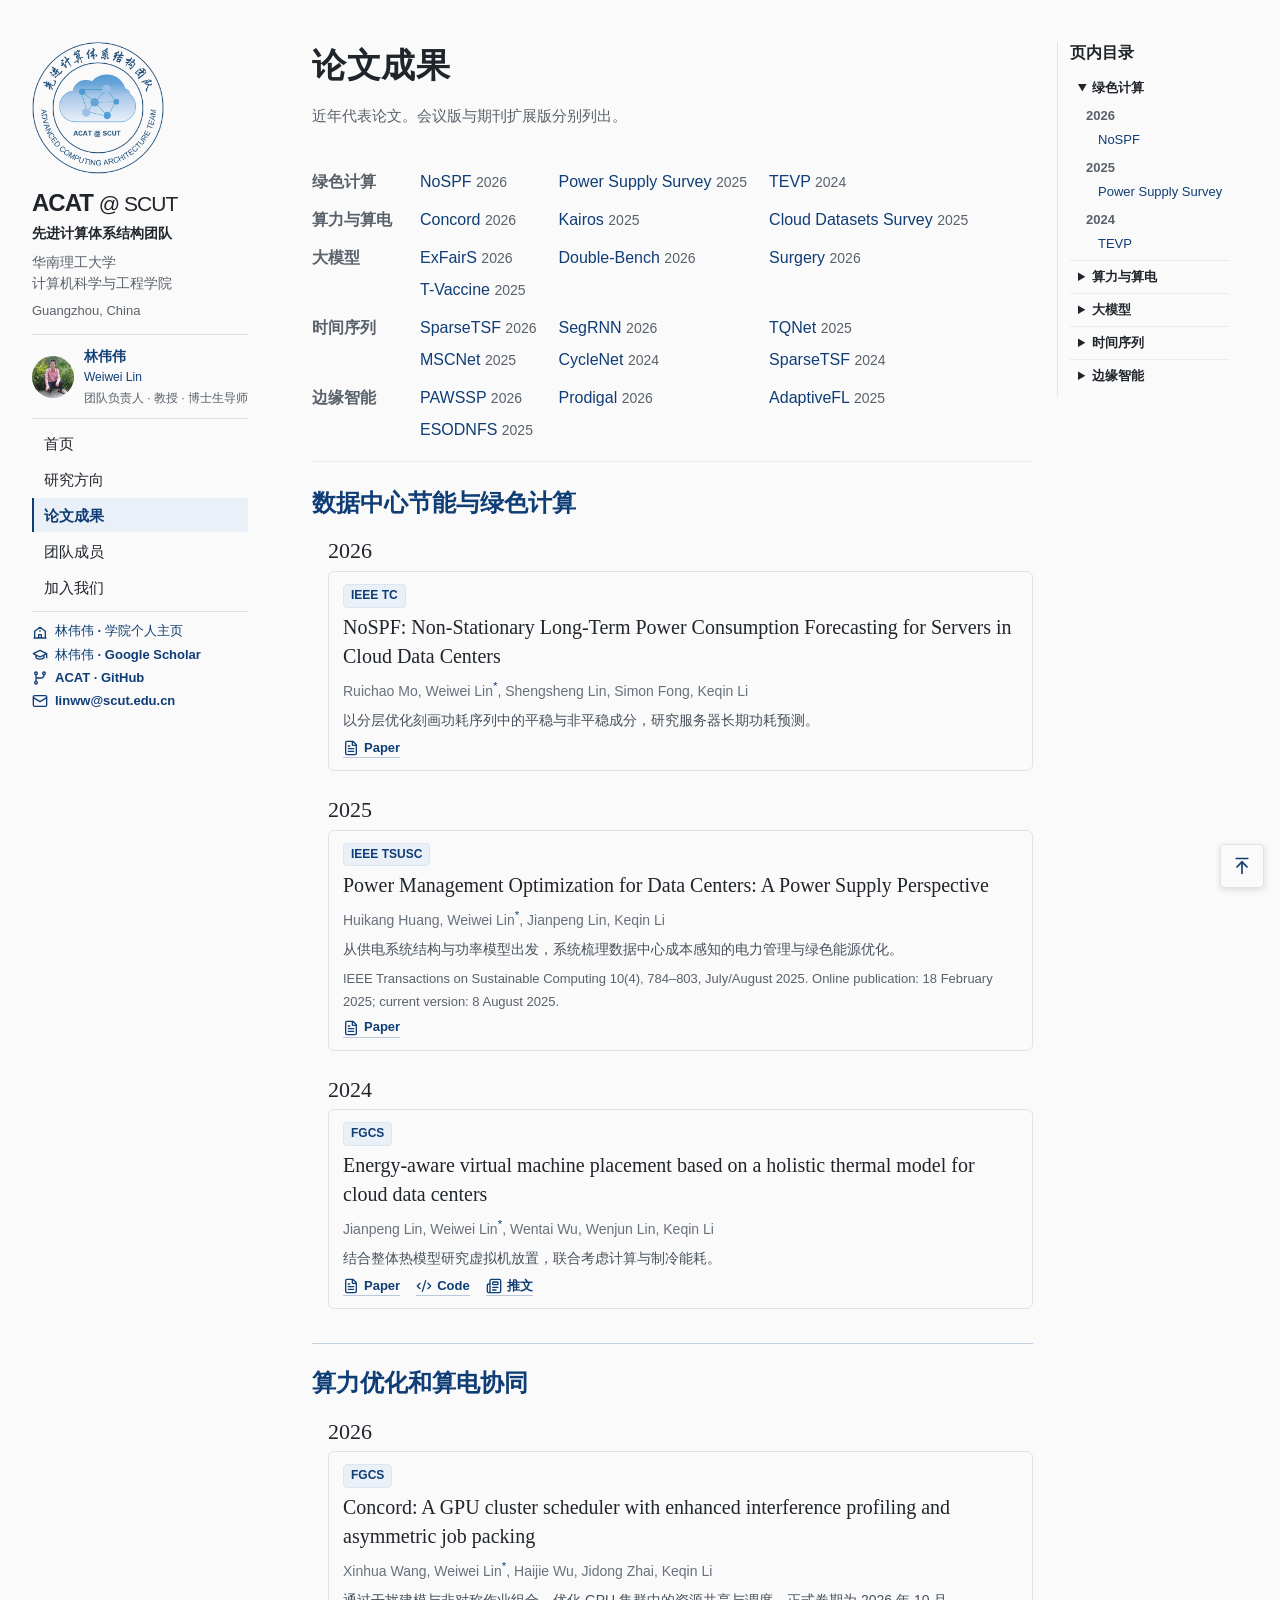
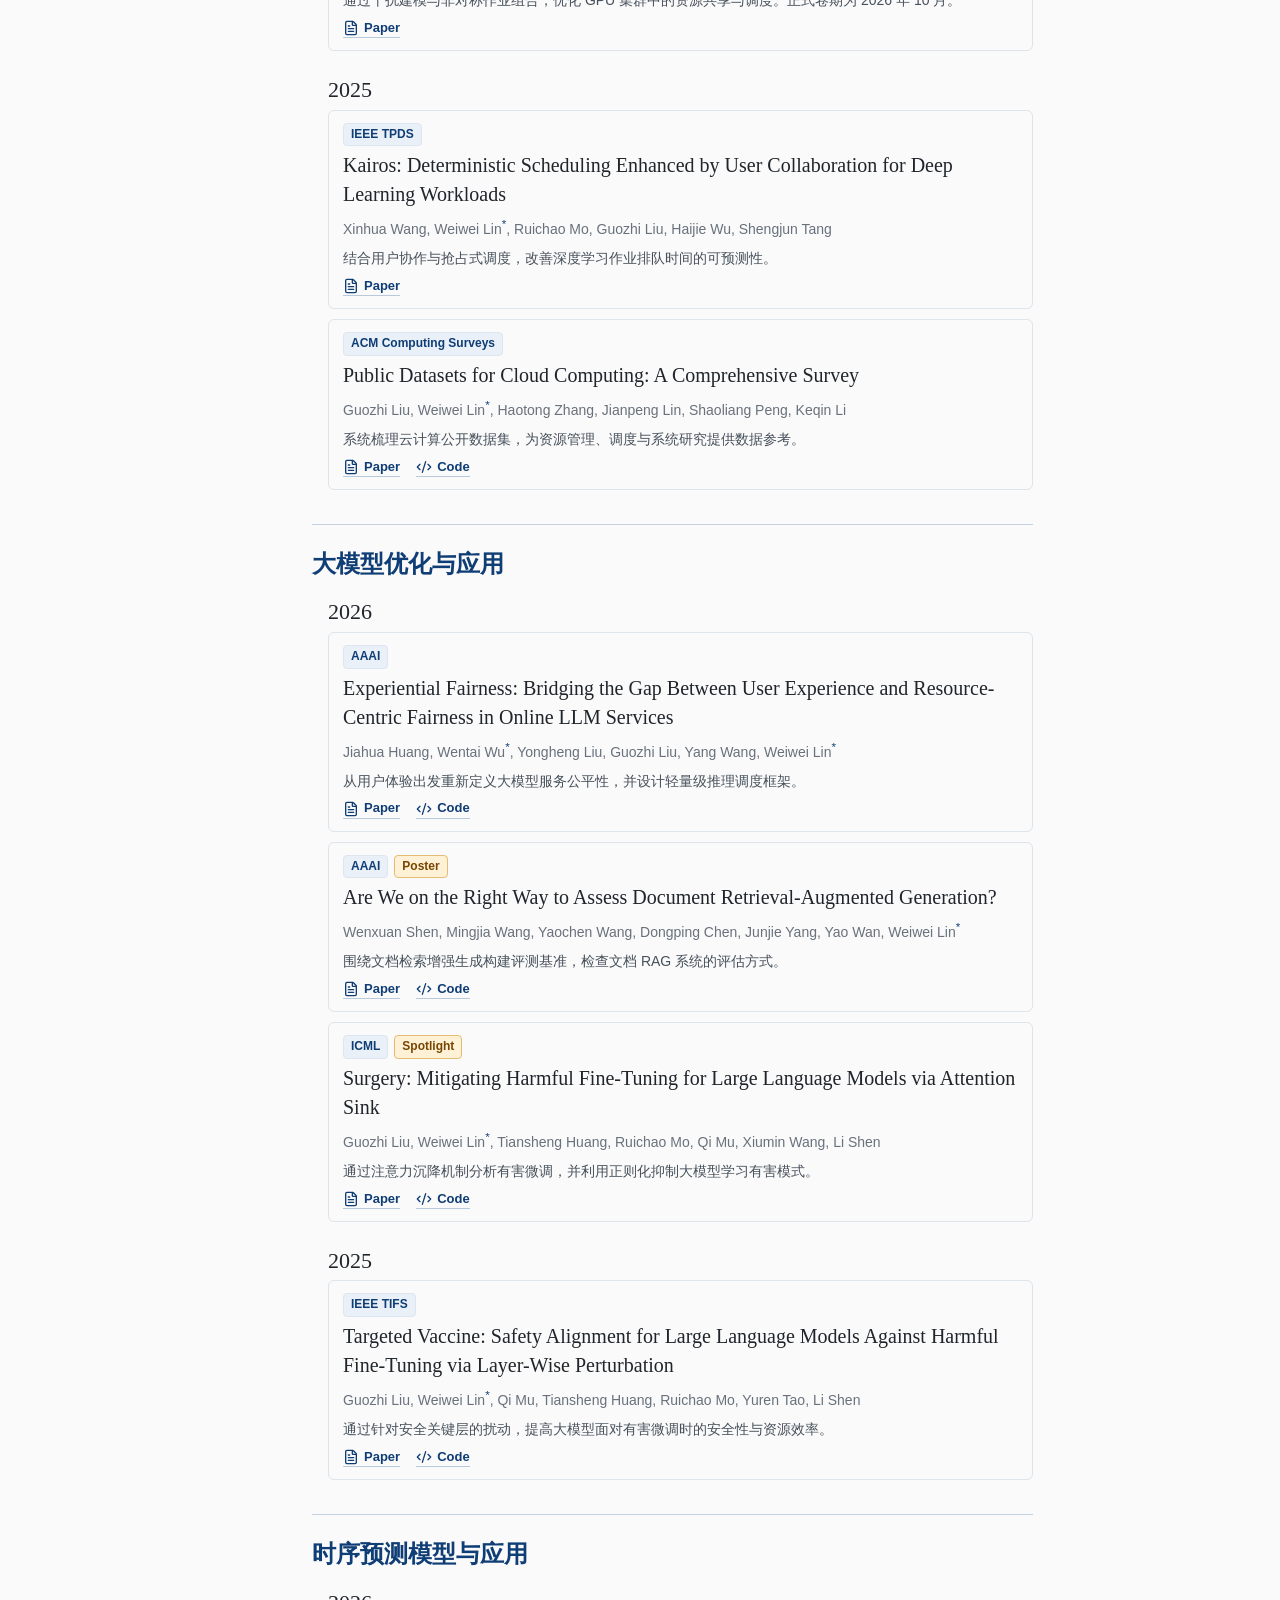
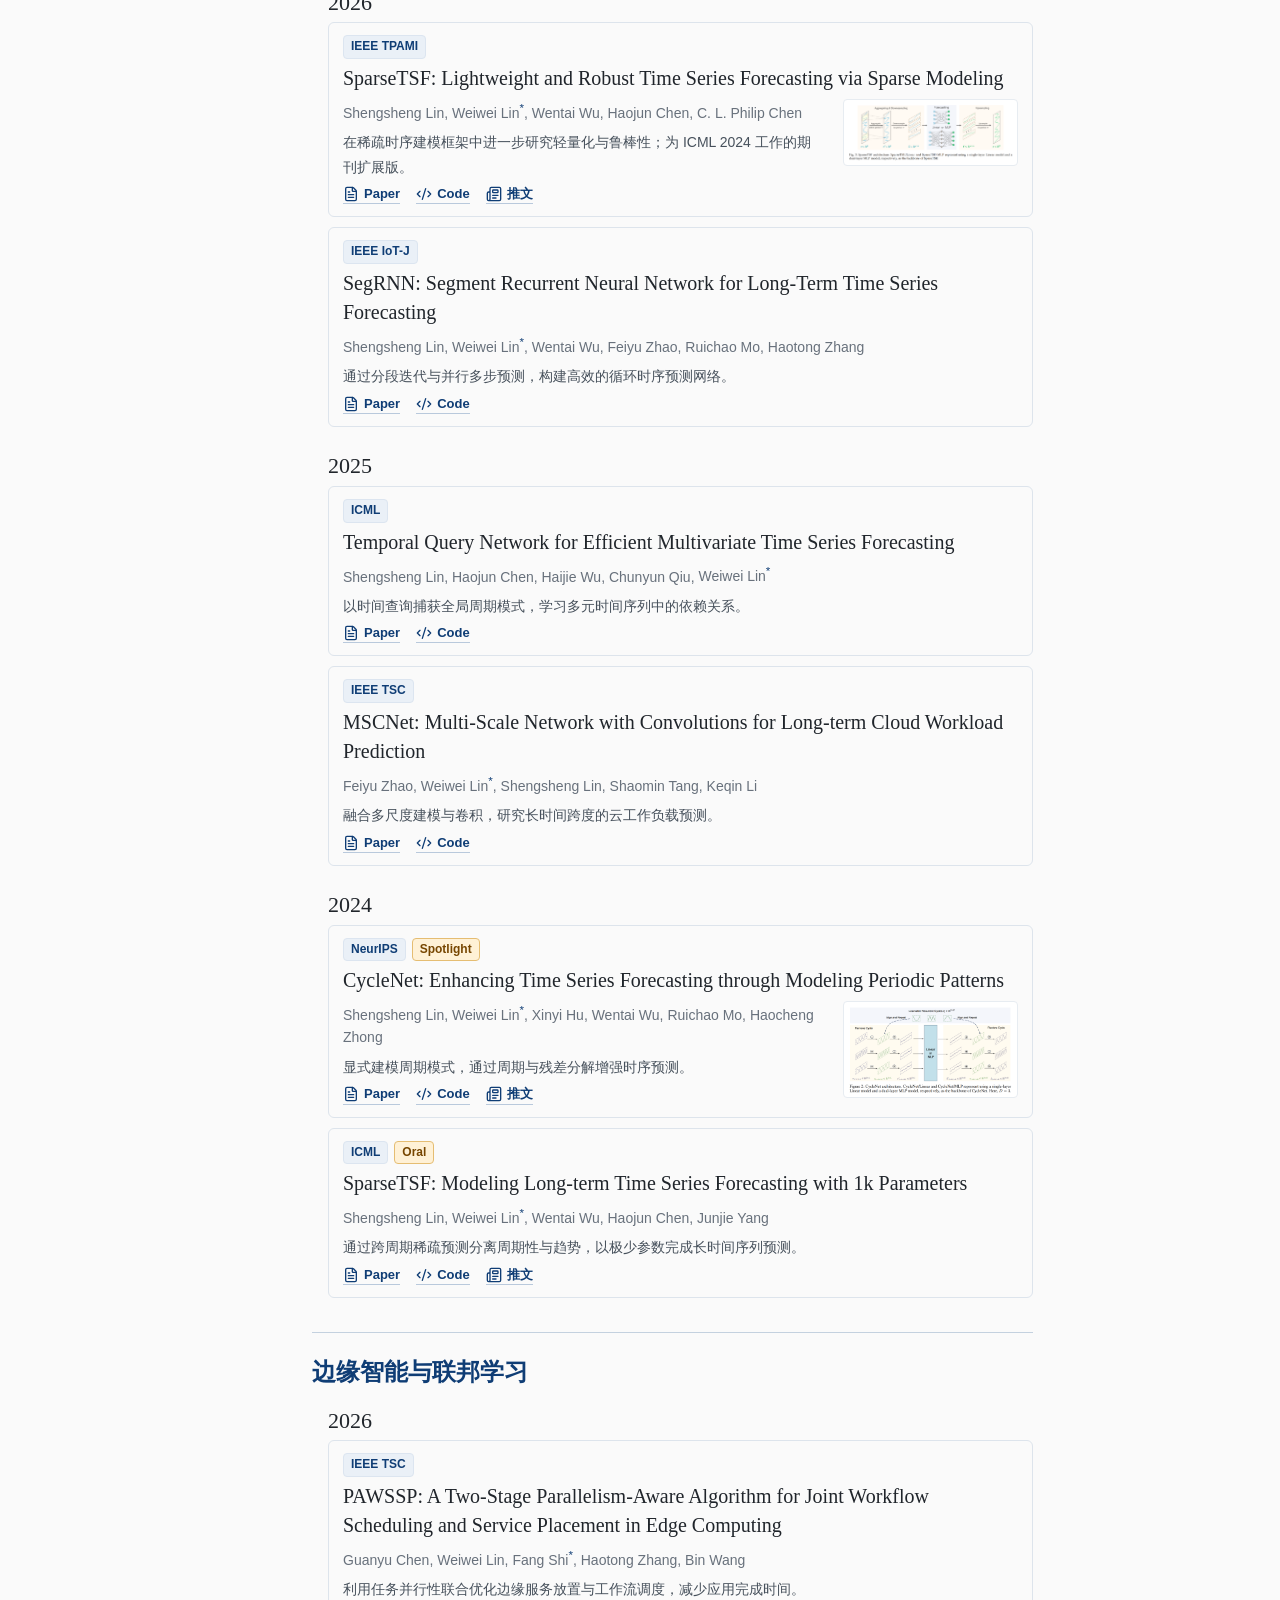
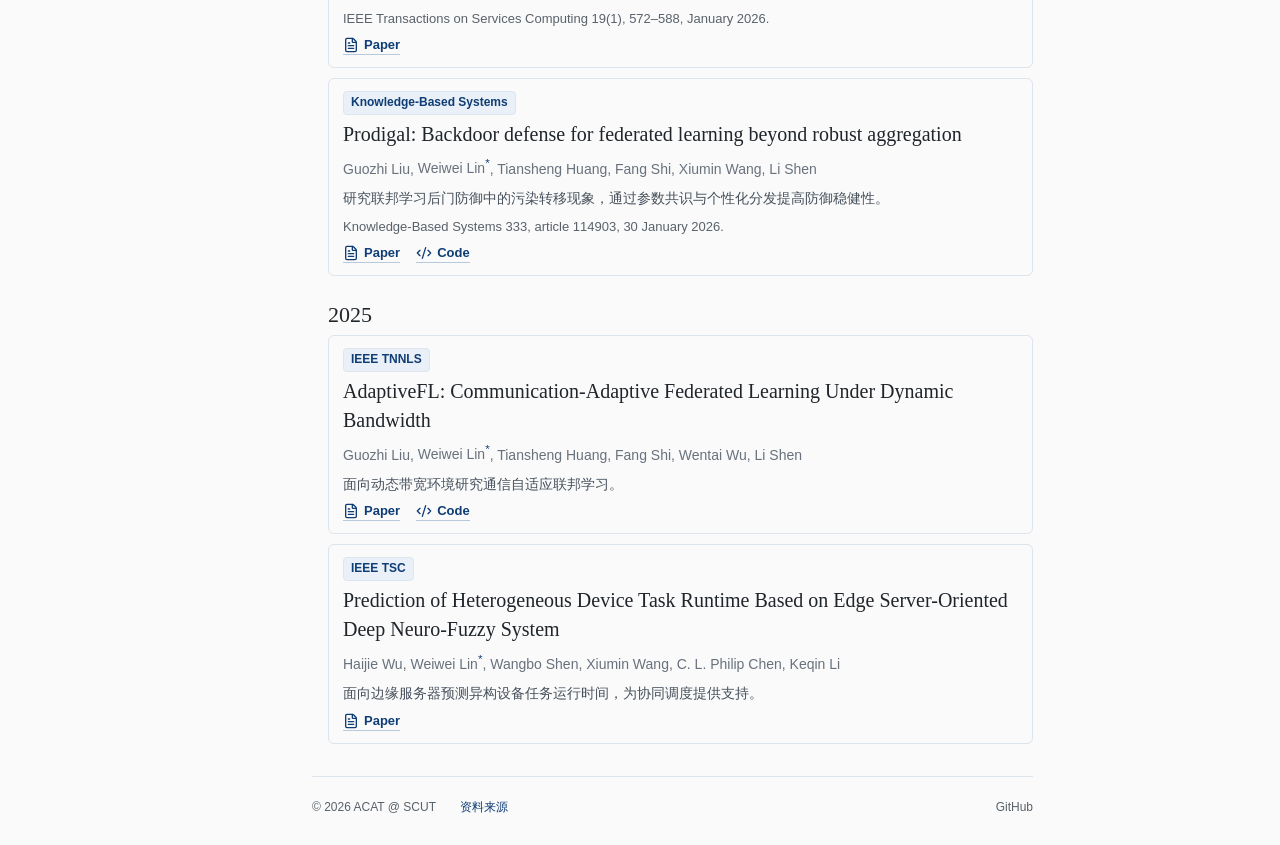
<file: site/publications.html>
<!doctype html>
<html lang="zh-CN">
<head>
<meta charset="utf-8">
<meta name="viewport" content="width=device-width, initial-scale=1">
<meta name="theme-color" content="#0f3d75">
<meta name="description" content="华南理工大学先进计算体系结构团队，研究绿色计算、算电协同、大模型、时间序列与边缘智能。">
<meta property="og:title" content="论文成果 · ACAT @ SCUT">
<meta property="og:description" content="华南理工大学先进计算体系结构团队，研究绿色计算、算电协同、大模型、时间序列与边缘智能。">
<meta property="og:type" content="website">
<title>论文成果 · ACAT @ SCUT</title>
<link rel="canonical" href="https://acat-scut.github.io/publications.html">
<link rel="icon" href="assets/acat-logo.png">
<link rel="stylesheet" href="styles.css?v=6dd6eca6ba">
<link rel="stylesheet" href="pages.css?v=69f8a7344c">
<link rel="stylesheet" href="sidebar.css?v=b5c100dbc3">
<link rel="stylesheet" href="layout.css?v=a8a45fa4ff">
<link rel="stylesheet" href="publication-layout.css?v=f2e37e0a62">
<script src="publication-navigation.js?v=cc133bc702" defer></script>
</head>
<body class="back-to-top-page publication-page">
<div id="page-top" tabindex="-1" role="region" aria-label="页首"></div>
<a class="skip-link" href="#main">跳到正文</a>
<div class="page-shell">
<aside class="sidebar" aria-label="ACAT 团队概览">
  <div class="lab-identity">
    <a href="index.html" aria-label="ACAT 首页"><img class="lab-logo" src="assets/acat-logo-transparent.png" width="132" height="132" alt="ACAT 先进计算体系结构团队标志"></a>
    <div><a class="lab-name" href="index.html">ACAT <span>@ SCUT</span></a>
    <p class="lab-chinese">先进计算体系结构团队</p>
    <p class="affiliation">华南理工大学<br>计算机科学与工程学院</p>
    <p class="location" lang="en">Guangzhou, China</p></div>
  </div>
  <div class="sidebar-lead">
    <img src="assets/weiwei-lin.jpg" width="42" height="42" alt="">
    <div><a href="https://www.scholat.com/linweiwei">林伟伟 <span lang="en">Weiwei Lin</span></a>
    <p>团队负责人 · 教授 · 博士生导师</p></div>
  </div>
  <nav class="site-nav" aria-label="网站导航">
    <a href="index.html">首页</a>
    <a href="research.html">研究方向</a>
    <a href="publications.html" aria-current="page">论文成果</a>
    <a href="people.html">团队成员</a>
    <a href="join.html">加入我们</a>
  </nav>
  <div class="sidebar-links">
<a href="https://www2.scut.edu.cn/cs/2017/0629/c22284a328098/page.htm"><svg class="utility-icon" width="16" height="16" viewBox="0 0 24 24" fill="none" stroke="currentColor" stroke-width="2" stroke-linecap="round" stroke-linejoin="round" aria-hidden="true" focusable="false"><path d="M3 21h18M4 21V11l8-6 8 6v10M10 21v-5h4v5m-2-11v1"/></svg><span>林伟伟 · 学院个人主页</span></a>
<a href="https://scholar.google.com/citations?user=IWsha94AAAAJ"><svg class="utility-icon" width="16" height="16" viewBox="0 0 24 24" fill="none" stroke="currentColor" stroke-width="2" stroke-linecap="round" stroke-linejoin="round" aria-hidden="true" focusable="false"><path d="m2 10 10-5 10 5-10 5-10-5Zm4 2v4c3 3 9 3 12 0v-4m4-2v6"/></svg><span>林伟伟 · Google Scholar</span></a>
<a href="https://github.com/ACAT-SCUT"><svg class="utility-icon" width="16" height="16" viewBox="0 0 24 24" fill="none" stroke="currentColor" stroke-width="2" stroke-linecap="round" stroke-linejoin="round" aria-hidden="true" focusable="false"><circle cx="6" cy="5" r="2"/><circle cx="6" cy="19" r="2"/><circle cx="18" cy="5" r="2"/><path d="M6 7v10m12-10a5 5 0 0 1-5 5H6"/></svg><span>ACAT · GitHub</span></a>
<a href="mailto:linww@scut.edu.cn"><svg class="utility-icon" width="16" height="16" viewBox="0 0 24 24" fill="none" stroke="currentColor" stroke-width="2" stroke-linecap="round" stroke-linejoin="round" aria-hidden="true" focusable="false"><rect x="2" y="4" width="20" height="16" rx="2"/><path d="m2 7 10 6 10-6"/></svg><span>linww@scut.edu.cn</span></a>
  </div>
</aside>
<div class="page-content">
<main id="main" tabindex="-1">
<header class="page-head"><h1>论文成果</h1><p>近年代表论文。会议版与期刊扩展版分别列出。</p></header><nav class="publication-overview" aria-label="近年代表论文概览"><div class="publication-overview-grid"><div class="publication-overview-row"><a href="#papers-power" class="publication-overview-direction">绿色计算</a><ul><li><a href="#paper-nospf-2026">NoSPF <time datetime="2026">2026</time></a></li><li><a href="#paper-power-supply-survey-2025">Power Supply Survey <time datetime="2025">2025</time></a></li><li><a href="#paper-tevp-2024">TEVP <time datetime="2024">2024</time></a></li></ul></div><div class="publication-overview-row"><a href="#papers-scheduling" class="publication-overview-direction">算力与算电</a><ul><li><a href="#paper-concord-2026">Concord <time datetime="2026">2026</time></a></li><li><a href="#paper-kairos-2025">Kairos <time datetime="2025">2025</time></a></li><li><a href="#paper-cloud-datasets-survey-2025">Cloud Datasets Survey <time datetime="2025">2025</time></a></li></ul></div><div class="publication-overview-row"><a href="#papers-llm" class="publication-overview-direction">大模型</a><ul><li><a href="#paper-exfairs-2026">ExFairS <time datetime="2026">2026</time></a></li><li><a href="#paper-double-bench-2026">Double-Bench <time datetime="2026">2026</time></a></li><li><a href="#paper-surgery-2026">Surgery <time datetime="2026">2026</time></a></li><li><a href="#paper-t-vaccine-2025">T-Vaccine <time datetime="2025">2025</time></a></li></ul></div><div class="publication-overview-row"><a href="#papers-ts" class="publication-overview-direction">时间序列</a><ul><li><a href="#paper-sparsetsf-2026">SparseTSF <time datetime="2026">2026</time></a></li><li><a href="#paper-segrnn-2026">SegRNN <time datetime="2026">2026</time></a></li><li><a href="#paper-tqnet-2025">TQNet <time datetime="2025">2025</time></a></li><li><a href="#paper-mscnet-2025">MSCNet <time datetime="2025">2025</time></a></li><li><a href="#paper-cyclenet-2024">CycleNet <time datetime="2024">2024</time></a></li><li><a href="#paper-sparsetsf-2024">SparseTSF <time datetime="2024">2024</time></a></li></ul></div><div class="publication-overview-row"><a href="#papers-fl" class="publication-overview-direction">边缘智能</a><ul><li><a href="#paper-pawssp-2026">PAWSSP <time datetime="2026">2026</time></a></li><li><a href="#paper-prodigal-2026">Prodigal <time datetime="2026">2026</time></a></li><li><a href="#paper-adaptivefl-2025">AdaptiveFL <time datetime="2025">2025</time></a></li><li><a href="#paper-device-runtime-prediction-2025">ESODNFS <time datetime="2025">2025</time></a></li></ul></div></div></nav><nav class="publication-rail page-rail" aria-label="论文页内目录"><h2 class="rail-title">页内目录</h2><details data-direction="papers-power" open><summary>绿色计算</summary><ul><li><a href="#papers-power-2026" class="publication-rail-year">2026</a><ul><li><a href="#paper-nospf-2026">NoSPF</a></li></ul></li><li><a href="#papers-power-2025" class="publication-rail-year">2025</a><ul><li><a href="#paper-power-supply-survey-2025">Power Supply Survey</a></li></ul></li><li><a href="#papers-power-2024" class="publication-rail-year">2024</a><ul><li><a href="#paper-tevp-2024">TEVP</a></li></ul></li></ul></details><details data-direction="papers-scheduling"><summary>算力与算电</summary><ul><li><a href="#papers-scheduling-2026" class="publication-rail-year">2026</a><ul><li><a href="#paper-concord-2026">Concord</a></li></ul></li><li><a href="#papers-scheduling-2025" class="publication-rail-year">2025</a><ul><li><a href="#paper-kairos-2025">Kairos</a></li><li><a href="#paper-cloud-datasets-survey-2025">Cloud Datasets Survey</a></li></ul></li></ul></details><details data-direction="papers-llm"><summary>大模型</summary><ul><li><a href="#papers-llm-2026" class="publication-rail-year">2026</a><ul><li><a href="#paper-exfairs-2026">ExFairS</a></li><li><a href="#paper-double-bench-2026">Double-Bench</a></li><li><a href="#paper-surgery-2026">Surgery</a></li></ul></li><li><a href="#papers-llm-2025" class="publication-rail-year">2025</a><ul><li><a href="#paper-t-vaccine-2025">T-Vaccine</a></li></ul></li></ul></details><details data-direction="papers-ts"><summary>时间序列</summary><ul><li><a href="#papers-ts-2026" class="publication-rail-year">2026</a><ul><li><a href="#paper-sparsetsf-2026">SparseTSF</a></li><li><a href="#paper-segrnn-2026">SegRNN</a></li></ul></li><li><a href="#papers-ts-2025" class="publication-rail-year">2025</a><ul><li><a href="#paper-tqnet-2025">TQNet</a></li><li><a href="#paper-mscnet-2025">MSCNet</a></li></ul></li><li><a href="#papers-ts-2024" class="publication-rail-year">2024</a><ul><li><a href="#paper-cyclenet-2024">CycleNet</a></li><li><a href="#paper-sparsetsf-2024">SparseTSF</a></li></ul></li></ul></details><details data-direction="papers-fl"><summary>边缘智能</summary><ul><li><a href="#papers-fl-2026" class="publication-rail-year">2026</a><ul><li><a href="#paper-pawssp-2026">PAWSSP</a></li><li><a href="#paper-prodigal-2026">Prodigal</a></li></ul></li><li><a href="#papers-fl-2025" class="publication-rail-year">2025</a><ul><li><a href="#paper-adaptivefl-2025">AdaptiveFL</a></li><li><a href="#paper-device-runtime-prediction-2025">ESODNFS</a></li></ul></li></ul></details></nav><div class="publication-list"><section class="section publication-direction" id="papers-power"><div class="section-heading"><h2>数据中心节能与绿色计算</h2></div><section class="publication-year" id="papers-power-2026"><h3 class="publication-year-title">2026</h3><article class="paper" id="paper-nospf-2026">
  <div class="paper-top"><span class="venue">IEEE TC</span></div>
  <h4 class="paper-title">NoSPF: Non-Stationary Long-Term Power Consumption Forecasting for Servers in Cloud Data Centers</h4>
  <div class="paper-body"><div class="paper-copy">
    <p class="authors">Ruichao Mo, <span class="corresponding-author">Weiwei Lin<sup aria-hidden="true">*</sup><span class="paper-sr-only">（通讯作者）</span></span>, Shengsheng Lin, Simon Fong, Keqin Li</p><p class="paper-summary">以分层优化刻画功耗序列中的平稳与非平稳成分，研究服务器长期功耗预测。</p>
    <div class="paper-links"><a href="https://doi.org/10.1109/TC.2025.3624486"><svg class="site-icon" width="16" height="16" viewBox="0 0 24 24" fill="none" stroke="currentColor" stroke-width="2" stroke-linecap="round" stroke-linejoin="round" aria-hidden="true" focusable="false"><path d="M6 22a2 2 0 0 1-2-2V4a2 2 0 0 1 2-2h8a2.4 2.4 0 0 1 1.704.706l3.588 3.588A2.4 2.4 0 0 1 20 8v12a2 2 0 0 1-2 2z"/><path d="M14 2v5a1 1 0 0 0 1 1h5"/><path d="M10 9H8"/><path d="M16 13H8"/><path d="M16 17H8"/></svg> Paper</a></div>
  </div></div>
</article></section><section class="publication-year" id="papers-power-2025"><h3 class="publication-year-title">2025</h3><article class="paper" id="paper-power-supply-survey-2025">
  <div class="paper-top"><span class="venue">IEEE TSUSC</span></div>
  <h4 class="paper-title">Power Management Optimization for Data Centers: A Power Supply Perspective</h4>
  <div class="paper-body"><div class="paper-copy">
    <p class="authors">Huikang Huang, <span class="corresponding-author">Weiwei Lin<sup aria-hidden="true">*</sup><span class="paper-sr-only">（通讯作者）</span></span>, Jianpeng Lin, Keqin Li</p><p class="paper-summary">从供电系统结构与功率模型出发，系统梳理数据中心成本感知的电力管理与绿色能源优化。</p>
    <p class="publication-detail">IEEE Transactions on Sustainable Computing 10(4), 784–803, July/August 2025. Online publication: 18 February 2025; current version: 8 August 2025.</p><div class="paper-links"><a href="https://doi.org/10.1109/TSUSC.2025.3542779"><svg class="site-icon" width="16" height="16" viewBox="0 0 24 24" fill="none" stroke="currentColor" stroke-width="2" stroke-linecap="round" stroke-linejoin="round" aria-hidden="true" focusable="false"><path d="M6 22a2 2 0 0 1-2-2V4a2 2 0 0 1 2-2h8a2.4 2.4 0 0 1 1.704.706l3.588 3.588A2.4 2.4 0 0 1 20 8v12a2 2 0 0 1-2 2z"/><path d="M14 2v5a1 1 0 0 0 1 1h5"/><path d="M10 9H8"/><path d="M16 13H8"/><path d="M16 17H8"/></svg> Paper</a></div>
  </div></div>
</article></section><section class="publication-year" id="papers-power-2024"><h3 class="publication-year-title">2024</h3><article class="paper" id="paper-tevp-2024">
  <div class="paper-top"><span class="venue">FGCS</span></div>
  <h4 class="paper-title">Energy-aware virtual machine placement based on a holistic thermal model for cloud data centers</h4>
  <div class="paper-body"><div class="paper-copy">
    <p class="authors">Jianpeng Lin, <span class="corresponding-author">Weiwei Lin<sup aria-hidden="true">*</sup><span class="paper-sr-only">（通讯作者）</span></span>, Wentai Wu, Wenjun Lin, Keqin Li</p><p class="paper-summary">结合整体热模型研究虚拟机放置，联合考虑计算与制冷能耗。</p>
    <div class="paper-links"><a href="https://doi.org/10.1016/j.future.2024.07.020"><svg class="site-icon" width="16" height="16" viewBox="0 0 24 24" fill="none" stroke="currentColor" stroke-width="2" stroke-linecap="round" stroke-linejoin="round" aria-hidden="true" focusable="false"><path d="M6 22a2 2 0 0 1-2-2V4a2 2 0 0 1 2-2h8a2.4 2.4 0 0 1 1.704.706l3.588 3.588A2.4 2.4 0 0 1 20 8v12a2 2 0 0 1-2 2z"/><path d="M14 2v5a1 1 0 0 0 1 1h5"/><path d="M10 9H8"/><path d="M16 13H8"/><path d="M16 17H8"/></svg> Paper</a><a href="https://github.com/ACAT-SCUT/TEVP"><svg class="site-icon" width="16" height="16" viewBox="0 0 24 24" fill="none" stroke="currentColor" stroke-width="2" stroke-linecap="round" stroke-linejoin="round" aria-hidden="true" focusable="false"><path d="m18 16 4-4-4-4"/><path d="m6 8-4 4 4 4"/><path d="m14.5 4-5 16"/></svg> Code</a><a href="https://www2.scut.edu.cn/cs/2026/0427/c39840a625692/page.htm"><svg class="site-icon" width="16" height="16" viewBox="0 0 24 24" fill="none" stroke="currentColor" stroke-width="2" stroke-linecap="round" stroke-linejoin="round" aria-hidden="true" focusable="false"><path d="M15 18h-5"/><path d="M18 14h-8"/><path d="M4 22h16a2 2 0 0 0 2-2V4a2 2 0 0 0-2-2H8a2 2 0 0 0-2 2v16a2 2 0 0 1-4 0v-9a2 2 0 0 1 2-2h2"/><path d="M11 6h6a1 1 0 0 1 1 1v2a1 1 0 0 1-1 1h-6a1 1 0 0 1-1-1V7a1 1 0 0 1 1-1z"/></svg> 推文</a></div>
  </div></div>
</article></section></section><section class="section publication-direction" id="papers-scheduling"><div class="section-heading"><h2>算力优化和算电协同</h2></div><section class="publication-year" id="papers-scheduling-2026"><h3 class="publication-year-title">2026</h3><article class="paper" id="paper-concord-2026">
  <div class="paper-top"><span class="venue">FGCS</span></div>
  <h4 class="paper-title">Concord: A GPU cluster scheduler with enhanced interference profiling and asymmetric job packing</h4>
  <div class="paper-body"><div class="paper-copy">
    <p class="authors">Xinhua Wang, <span class="corresponding-author">Weiwei Lin<sup aria-hidden="true">*</sup><span class="paper-sr-only">（通讯作者）</span></span>, Haijie Wu, Jidong Zhai, Keqin Li</p><p class="paper-summary">通过干扰建模与非对称作业组合，优化 GPU 集群中的资源共享与调度。正式卷期为 2026 年 10 月。</p>
    <div class="paper-links"><a href="https://doi.org/10.1016/j.future.2026.108596"><svg class="site-icon" width="16" height="16" viewBox="0 0 24 24" fill="none" stroke="currentColor" stroke-width="2" stroke-linecap="round" stroke-linejoin="round" aria-hidden="true" focusable="false"><path d="M6 22a2 2 0 0 1-2-2V4a2 2 0 0 1 2-2h8a2.4 2.4 0 0 1 1.704.706l3.588 3.588A2.4 2.4 0 0 1 20 8v12a2 2 0 0 1-2 2z"/><path d="M14 2v5a1 1 0 0 0 1 1h5"/><path d="M10 9H8"/><path d="M16 13H8"/><path d="M16 17H8"/></svg> Paper</a></div>
  </div></div>
</article></section><section class="publication-year" id="papers-scheduling-2025"><h3 class="publication-year-title">2025</h3><article class="paper" id="paper-kairos-2025">
  <div class="paper-top"><span class="venue">IEEE TPDS</span></div>
  <h4 class="paper-title">Kairos: Deterministic Scheduling Enhanced by User Collaboration for Deep Learning Workloads</h4>
  <div class="paper-body"><div class="paper-copy">
    <p class="authors">Xinhua Wang, <span class="corresponding-author">Weiwei Lin<sup aria-hidden="true">*</sup><span class="paper-sr-only">（通讯作者）</span></span>, Ruichao Mo, Guozhi Liu, Haijie Wu, Shengjun Tang</p><p class="paper-summary">结合用户协作与抢占式调度，改善深度学习作业排队时间的可预测性。</p>
    <div class="paper-links"><a href="https://doi.org/10.1109/TPDS.2025.3624245"><svg class="site-icon" width="16" height="16" viewBox="0 0 24 24" fill="none" stroke="currentColor" stroke-width="2" stroke-linecap="round" stroke-linejoin="round" aria-hidden="true" focusable="false"><path d="M6 22a2 2 0 0 1-2-2V4a2 2 0 0 1 2-2h8a2.4 2.4 0 0 1 1.704.706l3.588 3.588A2.4 2.4 0 0 1 20 8v12a2 2 0 0 1-2 2z"/><path d="M14 2v5a1 1 0 0 0 1 1h5"/><path d="M10 9H8"/><path d="M16 13H8"/><path d="M16 17H8"/></svg> Paper</a></div>
  </div></div>
</article>
<article class="paper" id="paper-cloud-datasets-survey-2025">
  <div class="paper-top"><span class="venue">ACM Computing Surveys</span></div>
  <h4 class="paper-title">Public Datasets for Cloud Computing: A Comprehensive Survey</h4>
  <div class="paper-body"><div class="paper-copy">
    <p class="authors">Guozhi Liu, <span class="corresponding-author">Weiwei Lin<sup aria-hidden="true">*</sup><span class="paper-sr-only">（通讯作者）</span></span>, Haotong Zhang, Jianpeng Lin, Shaoliang Peng, Keqin Li</p><p class="paper-summary">系统梳理云计算公开数据集，为资源管理、调度与系统研究提供数据参考。</p>
    <div class="paper-links"><a href="https://doi.org/10.1145/3719003"><svg class="site-icon" width="16" height="16" viewBox="0 0 24 24" fill="none" stroke="currentColor" stroke-width="2" stroke-linecap="round" stroke-linejoin="round" aria-hidden="true" focusable="false"><path d="M6 22a2 2 0 0 1-2-2V4a2 2 0 0 1 2-2h8a2.4 2.4 0 0 1 1.704.706l3.588 3.588A2.4 2.4 0 0 1 20 8v12a2 2 0 0 1-2 2z"/><path d="M14 2v5a1 1 0 0 0 1 1h5"/><path d="M10 9H8"/><path d="M16 13H8"/><path d="M16 17H8"/></svg> Paper</a><a href="https://github.com/ACAT-SCUT/Awesome-CloudComputing-Datasets"><svg class="site-icon" width="16" height="16" viewBox="0 0 24 24" fill="none" stroke="currentColor" stroke-width="2" stroke-linecap="round" stroke-linejoin="round" aria-hidden="true" focusable="false"><path d="m18 16 4-4-4-4"/><path d="m6 8-4 4 4 4"/><path d="m14.5 4-5 16"/></svg> Code</a></div>
  </div></div>
</article></section></section><section class="section publication-direction" id="papers-llm"><div class="section-heading"><h2>大模型优化与应用</h2></div><section class="publication-year" id="papers-llm-2026"><h3 class="publication-year-title">2026</h3><article class="paper" id="paper-exfairs-2026">
  <div class="paper-top"><span class="venue">AAAI</span></div>
  <h4 class="paper-title">Experiential Fairness: Bridging the Gap Between User Experience and Resource-Centric Fairness in Online LLM Services</h4>
  <div class="paper-body"><div class="paper-copy">
    <p class="authors">Jiahua Huang, <span class="corresponding-author">Wentai Wu<sup aria-hidden="true">*</sup><span class="paper-sr-only">（通讯作者）</span></span>, Yongheng Liu, Guozhi Liu, Yang Wang, <span class="corresponding-author">Weiwei Lin<sup aria-hidden="true">*</sup><span class="paper-sr-only">（通讯作者）</span></span></p><p class="paper-summary">从用户体验出发重新定义大模型服务公平性，并设计轻量级推理调度框架。</p>
    <div class="paper-links"><a href="https://ojs.aaai.org/index.php/AAAI/article/view/40946"><svg class="site-icon" width="16" height="16" viewBox="0 0 24 24" fill="none" stroke="currentColor" stroke-width="2" stroke-linecap="round" stroke-linejoin="round" aria-hidden="true" focusable="false"><path d="M6 22a2 2 0 0 1-2-2V4a2 2 0 0 1 2-2h8a2.4 2.4 0 0 1 1.704.706l3.588 3.588A2.4 2.4 0 0 1 20 8v12a2 2 0 0 1-2 2z"/><path d="M14 2v5a1 1 0 0 0 1 1h5"/><path d="M10 9H8"/><path d="M16 13H8"/><path d="M16 17H8"/></svg> Paper</a><a href="https://github.com/dadiaokua/ExFairS"><svg class="site-icon" width="16" height="16" viewBox="0 0 24 24" fill="none" stroke="currentColor" stroke-width="2" stroke-linecap="round" stroke-linejoin="round" aria-hidden="true" focusable="false"><path d="m18 16 4-4-4-4"/><path d="m6 8-4 4 4 4"/><path d="m14.5 4-5 16"/></svg> Code</a></div>
  </div></div>
</article>
<article class="paper" id="paper-double-bench-2026">
  <div class="paper-top"><span class="venue">AAAI</span> <span class="venue venue-highlight venue-presentation">Poster</span></div>
  <h4 class="paper-title">Are We on the Right Way to Assess Document Retrieval-Augmented Generation?</h4>
  <div class="paper-body"><div class="paper-copy">
    <p class="authors">Wenxuan Shen, Mingjia Wang, Yaochen Wang, Dongping Chen, Junjie Yang, Yao Wan, <span class="corresponding-author">Weiwei Lin<sup aria-hidden="true">*</sup><span class="paper-sr-only">（通讯作者）</span></span></p><p class="paper-summary">围绕文档检索增强生成构建评测基准，检查文档 RAG 系统的评估方式。</p>
    <div class="paper-links"><a href="https://doi.org/10.1609/aaai.v40i39.40574"><svg class="site-icon" width="16" height="16" viewBox="0 0 24 24" fill="none" stroke="currentColor" stroke-width="2" stroke-linecap="round" stroke-linejoin="round" aria-hidden="true" focusable="false"><path d="M6 22a2 2 0 0 1-2-2V4a2 2 0 0 1 2-2h8a2.4 2.4 0 0 1 1.704.706l3.588 3.588A2.4 2.4 0 0 1 20 8v12a2 2 0 0 1-2 2z"/><path d="M14 2v5a1 1 0 0 0 1 1h5"/><path d="M10 9H8"/><path d="M16 13H8"/><path d="M16 17H8"/></svg> Paper</a><a href="https://github.com/ACAT-SCUT/Double-Bench"><svg class="site-icon" width="16" height="16" viewBox="0 0 24 24" fill="none" stroke="currentColor" stroke-width="2" stroke-linecap="round" stroke-linejoin="round" aria-hidden="true" focusable="false"><path d="m18 16 4-4-4-4"/><path d="m6 8-4 4 4 4"/><path d="m14.5 4-5 16"/></svg> Code</a></div>
  </div></div>
</article>
<article class="paper" id="paper-surgery-2026">
  <div class="paper-top"><span class="venue">ICML</span> <span class="venue venue-highlight venue-presentation">Spotlight</span></div>
  <h4 class="paper-title">Surgery: Mitigating Harmful Fine-Tuning for Large Language Models via Attention Sink</h4>
  <div class="paper-body"><div class="paper-copy">
    <p class="authors">Guozhi Liu, <span class="corresponding-author">Weiwei Lin<sup aria-hidden="true">*</sup><span class="paper-sr-only">（通讯作者）</span></span>, Tiansheng Huang, Ruichao Mo, Qi Mu, Xiumin Wang, Li Shen</p><p class="paper-summary">通过注意力沉降机制分析有害微调，并利用正则化抑制大模型学习有害模式。</p>
    <div class="paper-links"><a href="https://icml.cc/virtual/2026/poster/66119"><svg class="site-icon" width="16" height="16" viewBox="0 0 24 24" fill="none" stroke="currentColor" stroke-width="2" stroke-linecap="round" stroke-linejoin="round" aria-hidden="true" focusable="false"><path d="M6 22a2 2 0 0 1-2-2V4a2 2 0 0 1 2-2h8a2.4 2.4 0 0 1 1.704.706l3.588 3.588A2.4 2.4 0 0 1 20 8v12a2 2 0 0 1-2 2z"/><path d="M14 2v5a1 1 0 0 0 1 1h5"/><path d="M10 9H8"/><path d="M16 13H8"/><path d="M16 17H8"/></svg> Paper</a><a href="https://github.com/Lslland/Surgery"><svg class="site-icon" width="16" height="16" viewBox="0 0 24 24" fill="none" stroke="currentColor" stroke-width="2" stroke-linecap="round" stroke-linejoin="round" aria-hidden="true" focusable="false"><path d="m18 16 4-4-4-4"/><path d="m6 8-4 4 4 4"/><path d="m14.5 4-5 16"/></svg> Code</a></div>
  </div></div>
</article></section><section class="publication-year" id="papers-llm-2025"><h3 class="publication-year-title">2025</h3><article class="paper" id="paper-t-vaccine-2025">
  <div class="paper-top"><span class="venue">IEEE TIFS</span></div>
  <h4 class="paper-title">Targeted Vaccine: Safety Alignment for Large Language Models Against Harmful Fine-Tuning via Layer-Wise Perturbation</h4>
  <div class="paper-body"><div class="paper-copy">
    <p class="authors">Guozhi Liu, <span class="corresponding-author">Weiwei Lin<sup aria-hidden="true">*</sup><span class="paper-sr-only">（通讯作者）</span></span>, Qi Mu, Tiansheng Huang, Ruichao Mo, Yuren Tao, Li Shen</p><p class="paper-summary">通过针对安全关键层的扰动，提高大模型面对有害微调时的安全性与资源效率。</p>
    <div class="paper-links"><a href="https://doi.org/10.1109/TIFS.2025.3615412"><svg class="site-icon" width="16" height="16" viewBox="0 0 24 24" fill="none" stroke="currentColor" stroke-width="2" stroke-linecap="round" stroke-linejoin="round" aria-hidden="true" focusable="false"><path d="M6 22a2 2 0 0 1-2-2V4a2 2 0 0 1 2-2h8a2.4 2.4 0 0 1 1.704.706l3.588 3.588A2.4 2.4 0 0 1 20 8v12a2 2 0 0 1-2 2z"/><path d="M14 2v5a1 1 0 0 0 1 1h5"/><path d="M10 9H8"/><path d="M16 13H8"/><path d="M16 17H8"/></svg> Paper</a><a href="https://github.com/Lslland/T-Vaccine"><svg class="site-icon" width="16" height="16" viewBox="0 0 24 24" fill="none" stroke="currentColor" stroke-width="2" stroke-linecap="round" stroke-linejoin="round" aria-hidden="true" focusable="false"><path d="m18 16 4-4-4-4"/><path d="m6 8-4 4 4 4"/><path d="m14.5 4-5 16"/></svg> Code</a></div>
  </div></div>
</article></section></section><section class="section publication-direction" id="papers-ts"><div class="section-heading"><h2>时序预测模型与应用</h2></div><section class="publication-year" id="papers-ts-2026"><h3 class="publication-year-title">2026</h3><article class="paper" id="paper-sparsetsf-2026">
  <div class="paper-top"><span class="venue">IEEE TPAMI</span></div>
  <h4 class="paper-title">SparseTSF: Lightweight and Robust Time Series Forecasting via Sparse Modeling</h4>
  <div class="paper-body has-figure"><div class="paper-copy">
    <p class="authors">Shengsheng Lin, <span class="corresponding-author">Weiwei Lin<sup aria-hidden="true">*</sup><span class="paper-sr-only">（通讯作者）</span></span>, Wentai Wu, Haojun Chen, C. L. Philip Chen</p><p class="paper-summary">在稀疏时序建模框架中进一步研究轻量化与鲁棒性；为 ICML 2024 工作的期刊扩展版。</p>
    <div class="paper-links"><a href="https://doi.org/10.1109/TPAMI.2025.3602445"><svg class="site-icon" width="16" height="16" viewBox="0 0 24 24" fill="none" stroke="currentColor" stroke-width="2" stroke-linecap="round" stroke-linejoin="round" aria-hidden="true" focusable="false"><path d="M6 22a2 2 0 0 1-2-2V4a2 2 0 0 1 2-2h8a2.4 2.4 0 0 1 1.704.706l3.588 3.588A2.4 2.4 0 0 1 20 8v12a2 2 0 0 1-2 2z"/><path d="M14 2v5a1 1 0 0 0 1 1h5"/><path d="M10 9H8"/><path d="M16 13H8"/><path d="M16 17H8"/></svg> Paper</a><a href="https://github.com/lss-1138/SparseTSF"><svg class="site-icon" width="16" height="16" viewBox="0 0 24 24" fill="none" stroke="currentColor" stroke-width="2" stroke-linecap="round" stroke-linejoin="round" aria-hidden="true" focusable="false"><path d="m18 16 4-4-4-4"/><path d="m6 8-4 4 4 4"/><path d="m14.5 4-5 16"/></svg> Code</a><a href="https://mp.weixin.qq.com/s?__biz=MzkyMTY1MTEzNg==&amp;mid=2247491744&amp;idx=1&amp;sn=42402180154eef68ca0ea1664a7911db&amp;chksm=c182f20ff6f57b198d93abfea2ba1e9b276cd5bf795e961e733024578f2630435711b2a000f0#rd"><svg class="site-icon" width="16" height="16" viewBox="0 0 24 24" fill="none" stroke="currentColor" stroke-width="2" stroke-linecap="round" stroke-linejoin="round" aria-hidden="true" focusable="false"><path d="M15 18h-5"/><path d="M18 14h-8"/><path d="M4 22h16a2 2 0 0 0 2-2V4a2 2 0 0 0-2-2H8a2 2 0 0 0-2 2v16a2 2 0 0 1-4 0v-9a2 2 0 0 1 2-2h2"/><path d="M11 6h6a1 1 0 0 1 1 1v2a1 1 0 0 1-1 1h-6a1 1 0 0 1-1-1V7a1 1 0 0 1 1-1z"/></svg> 推文</a></div>
  </div><a class="paper-figure" href="assets/sparsetsf-model.png" aria-label="查看 SparseTSF 方法图原图"><img src="assets/sparsetsf-model.png" alt="SparseTSF 论文方法图" loading="lazy"></a></div>
</article>
<article class="paper" id="paper-segrnn-2026">
  <div class="paper-top"><span class="venue">IEEE IoT-J</span></div>
  <h4 class="paper-title">SegRNN: Segment Recurrent Neural Network for Long-Term Time Series Forecasting</h4>
  <div class="paper-body"><div class="paper-copy">
    <p class="authors">Shengsheng Lin, <span class="corresponding-author">Weiwei Lin<sup aria-hidden="true">*</sup><span class="paper-sr-only">（通讯作者）</span></span>, Wentai Wu, Feiyu Zhao, Ruichao Mo, Haotong Zhang</p><p class="paper-summary">通过分段迭代与并行多步预测，构建高效的循环时序预测网络。</p>
    <div class="paper-links"><a href="https://ieeexplore.ieee.org/document/11313095"><svg class="site-icon" width="16" height="16" viewBox="0 0 24 24" fill="none" stroke="currentColor" stroke-width="2" stroke-linecap="round" stroke-linejoin="round" aria-hidden="true" focusable="false"><path d="M6 22a2 2 0 0 1-2-2V4a2 2 0 0 1 2-2h8a2.4 2.4 0 0 1 1.704.706l3.588 3.588A2.4 2.4 0 0 1 20 8v12a2 2 0 0 1-2 2z"/><path d="M14 2v5a1 1 0 0 0 1 1h5"/><path d="M10 9H8"/><path d="M16 13H8"/><path d="M16 17H8"/></svg> Paper</a><a href="https://github.com/lss-1138/SegRNN"><svg class="site-icon" width="16" height="16" viewBox="0 0 24 24" fill="none" stroke="currentColor" stroke-width="2" stroke-linecap="round" stroke-linejoin="round" aria-hidden="true" focusable="false"><path d="m18 16 4-4-4-4"/><path d="m6 8-4 4 4 4"/><path d="m14.5 4-5 16"/></svg> Code</a></div>
  </div></div>
</article></section><section class="publication-year" id="papers-ts-2025"><h3 class="publication-year-title">2025</h3><article class="paper" id="paper-tqnet-2025">
  <div class="paper-top"><span class="venue">ICML</span></div>
  <h4 class="paper-title">Temporal Query Network for Efficient Multivariate Time Series Forecasting</h4>
  <div class="paper-body"><div class="paper-copy">
    <p class="authors">Shengsheng Lin, Haojun Chen, Haijie Wu, Chunyun Qiu, <span class="corresponding-author">Weiwei Lin<sup aria-hidden="true">*</sup><span class="paper-sr-only">（通讯作者）</span></span></p><p class="paper-summary">以时间查询捕获全局周期模式，学习多元时间序列中的依赖关系。</p>
    <div class="paper-links"><a href="https://arxiv.org/abs/2505.12917"><svg class="site-icon" width="16" height="16" viewBox="0 0 24 24" fill="none" stroke="currentColor" stroke-width="2" stroke-linecap="round" stroke-linejoin="round" aria-hidden="true" focusable="false"><path d="M6 22a2 2 0 0 1-2-2V4a2 2 0 0 1 2-2h8a2.4 2.4 0 0 1 1.704.706l3.588 3.588A2.4 2.4 0 0 1 20 8v12a2 2 0 0 1-2 2z"/><path d="M14 2v5a1 1 0 0 0 1 1h5"/><path d="M10 9H8"/><path d="M16 13H8"/><path d="M16 17H8"/></svg> Paper</a><a href="https://github.com/ACAT-SCUT/TQNet"><svg class="site-icon" width="16" height="16" viewBox="0 0 24 24" fill="none" stroke="currentColor" stroke-width="2" stroke-linecap="round" stroke-linejoin="round" aria-hidden="true" focusable="false"><path d="m18 16 4-4-4-4"/><path d="m6 8-4 4 4 4"/><path d="m14.5 4-5 16"/></svg> Code</a></div>
  </div></div>
</article>
<article class="paper" id="paper-mscnet-2025">
  <div class="paper-top"><span class="venue">IEEE TSC</span></div>
  <h4 class="paper-title">MSCNet: Multi-Scale Network with Convolutions for Long-term Cloud Workload Prediction</h4>
  <div class="paper-body"><div class="paper-copy">
    <p class="authors">Feiyu Zhao, <span class="corresponding-author">Weiwei Lin<sup aria-hidden="true">*</sup><span class="paper-sr-only">（通讯作者）</span></span>, Shengsheng Lin, Shaomin Tang, Keqin Li</p><p class="paper-summary">融合多尺度建模与卷积，研究长时间跨度的云工作负载预测。</p>
    <div class="paper-links"><a href="https://doi.org/10.1109/TSC.2025.3536313"><svg class="site-icon" width="16" height="16" viewBox="0 0 24 24" fill="none" stroke="currentColor" stroke-width="2" stroke-linecap="round" stroke-linejoin="round" aria-hidden="true" focusable="false"><path d="M6 22a2 2 0 0 1-2-2V4a2 2 0 0 1 2-2h8a2.4 2.4 0 0 1 1.704.706l3.588 3.588A2.4 2.4 0 0 1 20 8v12a2 2 0 0 1-2 2z"/><path d="M14 2v5a1 1 0 0 0 1 1h5"/><path d="M10 9H8"/><path d="M16 13H8"/><path d="M16 17H8"/></svg> Paper</a><a href="https://github.com/ACAT-SCUT/MSCNet"><svg class="site-icon" width="16" height="16" viewBox="0 0 24 24" fill="none" stroke="currentColor" stroke-width="2" stroke-linecap="round" stroke-linejoin="round" aria-hidden="true" focusable="false"><path d="m18 16 4-4-4-4"/><path d="m6 8-4 4 4 4"/><path d="m14.5 4-5 16"/></svg> Code</a></div>
  </div></div>
</article></section><section class="publication-year" id="papers-ts-2024"><h3 class="publication-year-title">2024</h3><article class="paper" id="paper-cyclenet-2024">
  <div class="paper-top"><span class="venue">NeurIPS</span> <span class="venue venue-highlight venue-presentation">Spotlight</span></div>
  <h4 class="paper-title">CycleNet: Enhancing Time Series Forecasting through Modeling Periodic Patterns</h4>
  <div class="paper-body has-figure"><div class="paper-copy">
    <p class="authors">Shengsheng Lin, <span class="corresponding-author">Weiwei Lin<sup aria-hidden="true">*</sup><span class="paper-sr-only">（通讯作者）</span></span>, Xinyi Hu, Wentai Wu, Ruichao Mo, Haocheng Zhong</p><p class="paper-summary">显式建模周期模式，通过周期与残差分解增强时序预测。</p>
    <div class="paper-links"><a href="https://arxiv.org/abs/2409.18479"><svg class="site-icon" width="16" height="16" viewBox="0 0 24 24" fill="none" stroke="currentColor" stroke-width="2" stroke-linecap="round" stroke-linejoin="round" aria-hidden="true" focusable="false"><path d="M6 22a2 2 0 0 1-2-2V4a2 2 0 0 1 2-2h8a2.4 2.4 0 0 1 1.704.706l3.588 3.588A2.4 2.4 0 0 1 20 8v12a2 2 0 0 1-2 2z"/><path d="M14 2v5a1 1 0 0 0 1 1h5"/><path d="M10 9H8"/><path d="M16 13H8"/><path d="M16 17H8"/></svg> Paper</a><a href="https://github.com/ACAT-SCUT/CycleNet"><svg class="site-icon" width="16" height="16" viewBox="0 0 24 24" fill="none" stroke="currentColor" stroke-width="2" stroke-linecap="round" stroke-linejoin="round" aria-hidden="true" focusable="false"><path d="m18 16 4-4-4-4"/><path d="m6 8-4 4 4 4"/><path d="m14.5 4-5 16"/></svg> Code</a><a href="https://mp.weixin.qq.com/s/dQwAWjqS-eQsSn_kRweZLA"><svg class="site-icon" width="16" height="16" viewBox="0 0 24 24" fill="none" stroke="currentColor" stroke-width="2" stroke-linecap="round" stroke-linejoin="round" aria-hidden="true" focusable="false"><path d="M15 18h-5"/><path d="M18 14h-8"/><path d="M4 22h16a2 2 0 0 0 2-2V4a2 2 0 0 0-2-2H8a2 2 0 0 0-2 2v16a2 2 0 0 1-4 0v-9a2 2 0 0 1 2-2h2"/><path d="M11 6h6a1 1 0 0 1 1 1v2a1 1 0 0 1-1 1h-6a1 1 0 0 1-1-1V7a1 1 0 0 1 1-1z"/></svg> 推文</a></div>
  </div><a class="paper-figure" href="assets/cyclenet-overview.png" aria-label="查看 CycleNet 方法图原图"><img src="assets/cyclenet-overview.png" alt="CycleNet 论文方法图" loading="lazy"></a></div>
</article>
<article class="paper" id="paper-sparsetsf-2024">
  <div class="paper-top"><span class="venue">ICML</span> <span class="venue venue-highlight venue-presentation">Oral</span></div>
  <h4 class="paper-title">SparseTSF: Modeling Long-term Time Series Forecasting with 1k Parameters</h4>
  <div class="paper-body"><div class="paper-copy">
    <p class="authors">Shengsheng Lin, <span class="corresponding-author">Weiwei Lin<sup aria-hidden="true">*</sup><span class="paper-sr-only">（通讯作者）</span></span>, Wentai Wu, Haojun Chen, Junjie Yang</p><p class="paper-summary">通过跨周期稀疏预测分离周期性与趋势，以极少参数完成长时间序列预测。</p>
    <div class="paper-links"><a href="https://arxiv.org/abs/2405.00946"><svg class="site-icon" width="16" height="16" viewBox="0 0 24 24" fill="none" stroke="currentColor" stroke-width="2" stroke-linecap="round" stroke-linejoin="round" aria-hidden="true" focusable="false"><path d="M6 22a2 2 0 0 1-2-2V4a2 2 0 0 1 2-2h8a2.4 2.4 0 0 1 1.704.706l3.588 3.588A2.4 2.4 0 0 1 20 8v12a2 2 0 0 1-2 2z"/><path d="M14 2v5a1 1 0 0 0 1 1h5"/><path d="M10 9H8"/><path d="M16 13H8"/><path d="M16 17H8"/></svg> Paper</a><a href="https://github.com/lss-1138/SparseTSF"><svg class="site-icon" width="16" height="16" viewBox="0 0 24 24" fill="none" stroke="currentColor" stroke-width="2" stroke-linecap="round" stroke-linejoin="round" aria-hidden="true" focusable="false"><path d="m18 16 4-4-4-4"/><path d="m6 8-4 4 4 4"/><path d="m14.5 4-5 16"/></svg> Code</a><a href="https://mp.weixin.qq.com/s?__biz=MzkyMTY1MTEzNg==&amp;mid=2247491744&amp;idx=1&amp;sn=42402180154eef68ca0ea1664a7911db&amp;chksm=c182f20ff6f57b198d93abfea2ba1e9b276cd5bf795e961e733024578f2630435711b2a000f0#rd"><svg class="site-icon" width="16" height="16" viewBox="0 0 24 24" fill="none" stroke="currentColor" stroke-width="2" stroke-linecap="round" stroke-linejoin="round" aria-hidden="true" focusable="false"><path d="M15 18h-5"/><path d="M18 14h-8"/><path d="M4 22h16a2 2 0 0 0 2-2V4a2 2 0 0 0-2-2H8a2 2 0 0 0-2 2v16a2 2 0 0 1-4 0v-9a2 2 0 0 1 2-2h2"/><path d="M11 6h6a1 1 0 0 1 1 1v2a1 1 0 0 1-1 1h-6a1 1 0 0 1-1-1V7a1 1 0 0 1 1-1z"/></svg> 推文</a></div>
  </div></div>
</article></section></section><section class="section publication-direction" id="papers-fl"><div class="section-heading"><h2>边缘智能与联邦学习</h2></div><section class="publication-year" id="papers-fl-2026"><h3 class="publication-year-title">2026</h3><article class="paper" id="paper-pawssp-2026">
  <div class="paper-top"><span class="venue">IEEE TSC</span></div>
  <h4 class="paper-title">PAWSSP: A Two-Stage Parallelism-Aware Algorithm for Joint Workflow Scheduling and Service Placement in Edge Computing</h4>
  <div class="paper-body"><div class="paper-copy">
    <p class="authors">Guanyu Chen, Weiwei Lin, <span class="corresponding-author">Fang Shi<sup aria-hidden="true">*</sup><span class="paper-sr-only">（通讯作者）</span></span>, Haotong Zhang, Bin Wang</p><p class="paper-summary">利用任务并行性联合优化边缘服务放置与工作流调度，减少应用完成时间。</p>
    <p class="publication-detail">IEEE Transactions on Services Computing 19(1), 572–588, January 2026.</p><div class="paper-links"><a href="https://doi.org/10.1109/TSC.2025.3643326"><svg class="site-icon" width="16" height="16" viewBox="0 0 24 24" fill="none" stroke="currentColor" stroke-width="2" stroke-linecap="round" stroke-linejoin="round" aria-hidden="true" focusable="false"><path d="M6 22a2 2 0 0 1-2-2V4a2 2 0 0 1 2-2h8a2.4 2.4 0 0 1 1.704.706l3.588 3.588A2.4 2.4 0 0 1 20 8v12a2 2 0 0 1-2 2z"/><path d="M14 2v5a1 1 0 0 0 1 1h5"/><path d="M10 9H8"/><path d="M16 13H8"/><path d="M16 17H8"/></svg> Paper</a></div>
  </div></div>
</article>
<article class="paper" id="paper-prodigal-2026">
  <div class="paper-top"><span class="venue">Knowledge-Based Systems</span></div>
  <h4 class="paper-title">Prodigal: Backdoor defense for federated learning beyond robust aggregation</h4>
  <div class="paper-body"><div class="paper-copy">
    <p class="authors">Guozhi Liu, <span class="corresponding-author">Weiwei Lin<sup aria-hidden="true">*</sup><span class="paper-sr-only">（通讯作者）</span></span>, Tiansheng Huang, Fang Shi, Xiumin Wang, Li Shen</p><p class="paper-summary">研究联邦学习后门防御中的污染转移现象，通过参数共识与个性化分发提高防御稳健性。</p>
    <p class="publication-detail">Knowledge-Based Systems 333, article 114903, 30 January 2026.</p><div class="paper-links"><a href="https://doi.org/10.1016/j.knosys.2025.114903"><svg class="site-icon" width="16" height="16" viewBox="0 0 24 24" fill="none" stroke="currentColor" stroke-width="2" stroke-linecap="round" stroke-linejoin="round" aria-hidden="true" focusable="false"><path d="M6 22a2 2 0 0 1-2-2V4a2 2 0 0 1 2-2h8a2.4 2.4 0 0 1 1.704.706l3.588 3.588A2.4 2.4 0 0 1 20 8v12a2 2 0 0 1-2 2z"/><path d="M14 2v5a1 1 0 0 0 1 1h5"/><path d="M10 9H8"/><path d="M16 13H8"/><path d="M16 17H8"/></svg> Paper</a><a href="https://github.com/Lslland/Prodigal"><svg class="site-icon" width="16" height="16" viewBox="0 0 24 24" fill="none" stroke="currentColor" stroke-width="2" stroke-linecap="round" stroke-linejoin="round" aria-hidden="true" focusable="false"><path d="m18 16 4-4-4-4"/><path d="m6 8-4 4 4 4"/><path d="m14.5 4-5 16"/></svg> Code</a></div>
  </div></div>
</article></section><section class="publication-year" id="papers-fl-2025"><h3 class="publication-year-title">2025</h3><article class="paper" id="paper-adaptivefl-2025">
  <div class="paper-top"><span class="venue">IEEE TNNLS</span></div>
  <h4 class="paper-title">AdaptiveFL: Communication-Adaptive Federated Learning Under Dynamic Bandwidth</h4>
  <div class="paper-body"><div class="paper-copy">
    <p class="authors">Guozhi Liu, <span class="corresponding-author">Weiwei Lin<sup aria-hidden="true">*</sup><span class="paper-sr-only">（通讯作者）</span></span>, Tiansheng Huang, Fang Shi, Wentai Wu, Li Shen</p><p class="paper-summary">面向动态带宽环境研究通信自适应联邦学习。</p>
    <div class="paper-links"><a href="https://doi.org/10.1109/TNNLS.2025.3560656"><svg class="site-icon" width="16" height="16" viewBox="0 0 24 24" fill="none" stroke="currentColor" stroke-width="2" stroke-linecap="round" stroke-linejoin="round" aria-hidden="true" focusable="false"><path d="M6 22a2 2 0 0 1-2-2V4a2 2 0 0 1 2-2h8a2.4 2.4 0 0 1 1.704.706l3.588 3.588A2.4 2.4 0 0 1 20 8v12a2 2 0 0 1-2 2z"/><path d="M14 2v5a1 1 0 0 0 1 1h5"/><path d="M10 9H8"/><path d="M16 13H8"/><path d="M16 17H8"/></svg> Paper</a><a href="https://github.com/Lslland/AdaptiveFL"><svg class="site-icon" width="16" height="16" viewBox="0 0 24 24" fill="none" stroke="currentColor" stroke-width="2" stroke-linecap="round" stroke-linejoin="round" aria-hidden="true" focusable="false"><path d="m18 16 4-4-4-4"/><path d="m6 8-4 4 4 4"/><path d="m14.5 4-5 16"/></svg> Code</a></div>
  </div></div>
</article>
<article class="paper" id="paper-device-runtime-prediction-2025">
  <div class="paper-top"><span class="venue">IEEE TSC</span></div>
  <h4 class="paper-title">Prediction of Heterogeneous Device Task Runtime Based on Edge Server-Oriented Deep Neuro-Fuzzy System</h4>
  <div class="paper-body"><div class="paper-copy">
    <p class="authors">Haijie Wu, <span class="corresponding-author">Weiwei Lin<sup aria-hidden="true">*</sup><span class="paper-sr-only">（通讯作者）</span></span>, Wangbo Shen, Xiumin Wang, C. L. Philip Chen, Keqin Li</p><p class="paper-summary">面向边缘服务器预测异构设备任务运行时间，为协同调度提供支持。</p>
    <div class="paper-links"><a href="https://doi.org/10.1109/TSC.2024.3520869"><svg class="site-icon" width="16" height="16" viewBox="0 0 24 24" fill="none" stroke="currentColor" stroke-width="2" stroke-linecap="round" stroke-linejoin="round" aria-hidden="true" focusable="false"><path d="M6 22a2 2 0 0 1-2-2V4a2 2 0 0 1 2-2h8a2.4 2.4 0 0 1 1.704.706l3.588 3.588A2.4 2.4 0 0 1 20 8v12a2 2 0 0 1-2 2z"/><path d="M14 2v5a1 1 0 0 0 1 1h5"/><path d="M10 9H8"/><path d="M16 13H8"/><path d="M16 17H8"/></svg> Paper</a></div>
  </div></div>
</article></section></section></div>
</main>
<footer><span>© 2026 ACAT @ SCUT</span><a href="sources.html">资料来源</a><a href="https://github.com/ACAT-SCUT">GitHub</a></footer>
</div>
</div>
<a class="back-to-top" href="#page-top" aria-label="回到顶部"><svg class="site-icon" width="20" height="20" viewBox="0 0 24 24" fill="none" stroke="currentColor" stroke-width="2" stroke-linecap="round" stroke-linejoin="round" aria-hidden="true" focusable="false"><path d="M5 3h14"/><path d="m18 13-6-6-6 6"/><path d="M12 7v14"/></svg></a>
</body>
</html>
</file>
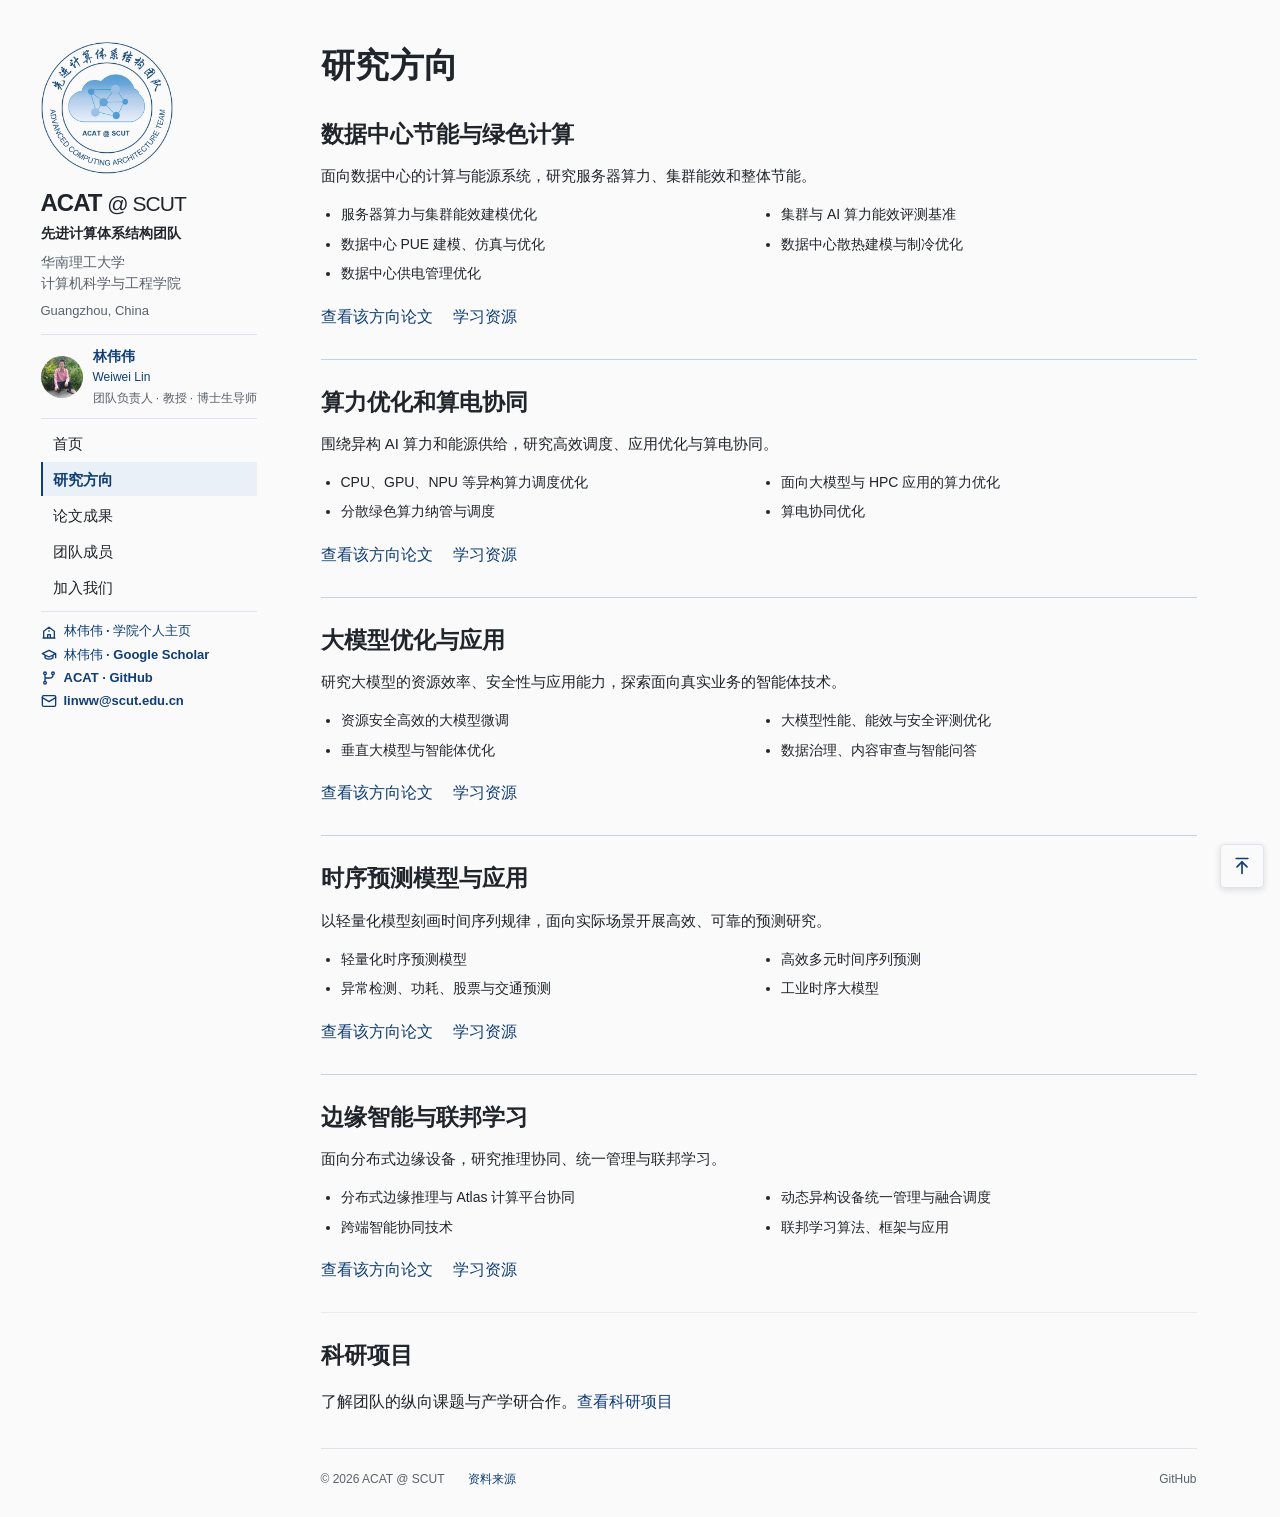
<file: site/research.html>
<!doctype html>
<html lang="zh-CN">
<head>
<meta charset="utf-8">
<meta name="viewport" content="width=device-width, initial-scale=1">
<meta name="theme-color" content="#0f3d75">
<meta name="description" content="华南理工大学先进计算体系结构团队，研究绿色计算、算电协同、大模型、时间序列与边缘智能。">
<meta property="og:title" content="研究方向 · ACAT @ SCUT">
<meta property="og:description" content="华南理工大学先进计算体系结构团队，研究绿色计算、算电协同、大模型、时间序列与边缘智能。">
<meta property="og:type" content="website">
<title>研究方向 · ACAT @ SCUT</title>
<link rel="canonical" href="https://acat-scut.github.io/research.html">
<link rel="icon" href="assets/acat-logo.png">
<link rel="stylesheet" href="styles.css?v=6dd6eca6ba">
<link rel="stylesheet" href="pages.css?v=69f8a7344c">
<link rel="stylesheet" href="sidebar.css?v=b5c100dbc3">
<link rel="stylesheet" href="layout.css?v=a8a45fa4ff">
</head>
<body class="back-to-top-page">
<div id="page-top" tabindex="-1" role="region" aria-label="页首"></div>
<a class="skip-link" href="#main">跳到正文</a>
<div class="page-shell">
<aside class="sidebar" aria-label="ACAT 团队概览">
  <div class="lab-identity">
    <a href="index.html" aria-label="ACAT 首页"><img class="lab-logo" src="assets/acat-logo-transparent.png" width="132" height="132" alt="ACAT 先进计算体系结构团队标志"></a>
    <div><a class="lab-name" href="index.html">ACAT <span>@ SCUT</span></a>
    <p class="lab-chinese">先进计算体系结构团队</p>
    <p class="affiliation">华南理工大学<br>计算机科学与工程学院</p>
    <p class="location" lang="en">Guangzhou, China</p></div>
  </div>
  <div class="sidebar-lead">
    <img src="assets/weiwei-lin.jpg" width="42" height="42" alt="">
    <div><a href="https://www.scholat.com/linweiwei">林伟伟 <span lang="en">Weiwei Lin</span></a>
    <p>团队负责人 · 教授 · 博士生导师</p></div>
  </div>
  <nav class="site-nav" aria-label="网站导航">
    <a href="index.html">首页</a>
    <a href="research.html" aria-current="page">研究方向</a>
    <a href="publications.html">论文成果</a>
    <a href="people.html">团队成员</a>
    <a href="join.html">加入我们</a>
  </nav>
  <div class="sidebar-links">
<a href="https://www2.scut.edu.cn/cs/2017/0629/c22284a328098/page.htm"><svg class="utility-icon" width="16" height="16" viewBox="0 0 24 24" fill="none" stroke="currentColor" stroke-width="2" stroke-linecap="round" stroke-linejoin="round" aria-hidden="true" focusable="false"><path d="M3 21h18M4 21V11l8-6 8 6v10M10 21v-5h4v5m-2-11v1"/></svg><span>林伟伟 · 学院个人主页</span></a>
<a href="https://scholar.google.com/citations?user=IWsha94AAAAJ"><svg class="utility-icon" width="16" height="16" viewBox="0 0 24 24" fill="none" stroke="currentColor" stroke-width="2" stroke-linecap="round" stroke-linejoin="round" aria-hidden="true" focusable="false"><path d="m2 10 10-5 10 5-10 5-10-5Zm4 2v4c3 3 9 3 12 0v-4m4-2v6"/></svg><span>林伟伟 · Google Scholar</span></a>
<a href="https://github.com/ACAT-SCUT"><svg class="utility-icon" width="16" height="16" viewBox="0 0 24 24" fill="none" stroke="currentColor" stroke-width="2" stroke-linecap="round" stroke-linejoin="round" aria-hidden="true" focusable="false"><circle cx="6" cy="5" r="2"/><circle cx="6" cy="19" r="2"/><circle cx="18" cy="5" r="2"/><path d="M6 7v10m12-10a5 5 0 0 1-5 5H6"/></svg><span>ACAT · GitHub</span></a>
<a href="mailto:linww@scut.edu.cn"><svg class="utility-icon" width="16" height="16" viewBox="0 0 24 24" fill="none" stroke="currentColor" stroke-width="2" stroke-linecap="round" stroke-linejoin="round" aria-hidden="true" focusable="false"><rect x="2" y="4" width="20" height="16" rx="2"/><path d="m2 7 10 6 10-6"/></svg><span>linww@scut.edu.cn</span></a>
  </div>
</aside>
<div class="page-content">
<main id="main" tabindex="-1">
<header class="page-head"><h1>研究方向</h1></header>
<section class="section research-detail" id="power"><div class="section-heading"><h2>数据中心节能与绿色计算</h2></div><p>面向数据中心的计算与能源系统，研究服务器算力、集群能效和整体节能。</p><ul class="topics"><li>服务器算力与集群能效建模优化</li><li>集群与 AI 算力能效评测基准</li><li>数据中心 PUE 建模、仿真与优化</li><li>数据中心散热建模与制冷优化</li><li>数据中心供电管理优化</li></ul><div class="research-links"><a href="publications.html#papers-power">查看该方向论文</a> <a href="https://github.com/ACAT-SCUT/.github/blob/main/profile/research-resources/power.md">学习资源</a></div></section>
<section class="section research-detail" id="scheduling"><div class="section-heading"><h2>算力优化和算电协同</h2></div><p>围绕异构 AI 算力和能源供给，研究高效调度、应用优化与算电协同。</p><ul class="topics"><li>CPU、GPU、NPU 等异构算力调度优化</li><li>面向大模型与 HPC 应用的算力优化</li><li>分散绿色算力纳管与调度</li><li>算电协同优化</li></ul><div class="research-links"><a href="publications.html#papers-scheduling">查看该方向论文</a> <a href="https://github.com/ACAT-SCUT/.github/blob/main/profile/research-resources/scheduling.md">学习资源</a></div></section>
<section class="section research-detail" id="llm"><div class="section-heading"><h2>大模型优化与应用</h2></div><p>研究大模型的资源效率、安全性与应用能力，探索面向真实业务的智能体技术。</p><ul class="topics"><li>资源安全高效的大模型微调</li><li>大模型性能、能效与安全评测优化</li><li>垂直大模型与智能体优化</li><li>数据治理、内容审查与智能问答</li></ul><div class="research-links"><a href="publications.html#papers-llm">查看该方向论文</a> <a href="https://github.com/ACAT-SCUT/.github/blob/main/profile/research-resources/llm.md">学习资源</a></div></section>
<section class="section research-detail" id="ts"><div class="section-heading"><h2>时序预测模型与应用</h2></div><p>以轻量化模型刻画时间序列规律，面向实际场景开展高效、可靠的预测研究。</p><ul class="topics"><li>轻量化时序预测模型</li><li>高效多元时间序列预测</li><li>异常检测、功耗、股票与交通预测</li><li>工业时序大模型</li></ul><div class="research-links"><a href="publications.html#papers-ts">查看该方向论文</a> <a href="https://github.com/ACAT-SCUT/.github/blob/main/profile/research-resources/ts.md">学习资源</a></div></section>
<section class="section research-detail" id="fl"><div class="section-heading"><h2>边缘智能与联邦学习</h2></div><p>面向分布式边缘设备，研究推理协同、统一管理与联邦学习。</p><ul class="topics"><li>分布式边缘推理与 Atlas 计算平台协同</li><li>动态异构设备统一管理与融合调度</li><li>跨端智能协同技术</li><li>联邦学习算法、框架与应用</li></ul><div class="research-links"><a href="publications.html#papers-fl">查看该方向论文</a> <a href="https://github.com/ACAT-SCUT/.github/blob/main/profile/research-resources/fl.md">学习资源</a></div></section>
<section class="section" id="projects">
  <div class="section-heading"><h2>科研项目</h2></div>
  <p>了解团队的纵向课题与产学研合作。<a href="projects.html">查看科研项目</a></p>
</section>
</main>
<footer><span>© 2026 ACAT @ SCUT</span><a href="sources.html">资料来源</a><a href="https://github.com/ACAT-SCUT">GitHub</a></footer>
</div>
</div>
<a class="back-to-top" href="#page-top" aria-label="回到顶部"><svg class="site-icon" width="20" height="20" viewBox="0 0 24 24" fill="none" stroke="currentColor" stroke-width="2" stroke-linecap="round" stroke-linejoin="round" aria-hidden="true" focusable="false"><path d="M5 3h14"/><path d="m18 13-6-6-6 6"/><path d="M12 7v14"/></svg></a>
</body>
</html>
</file>
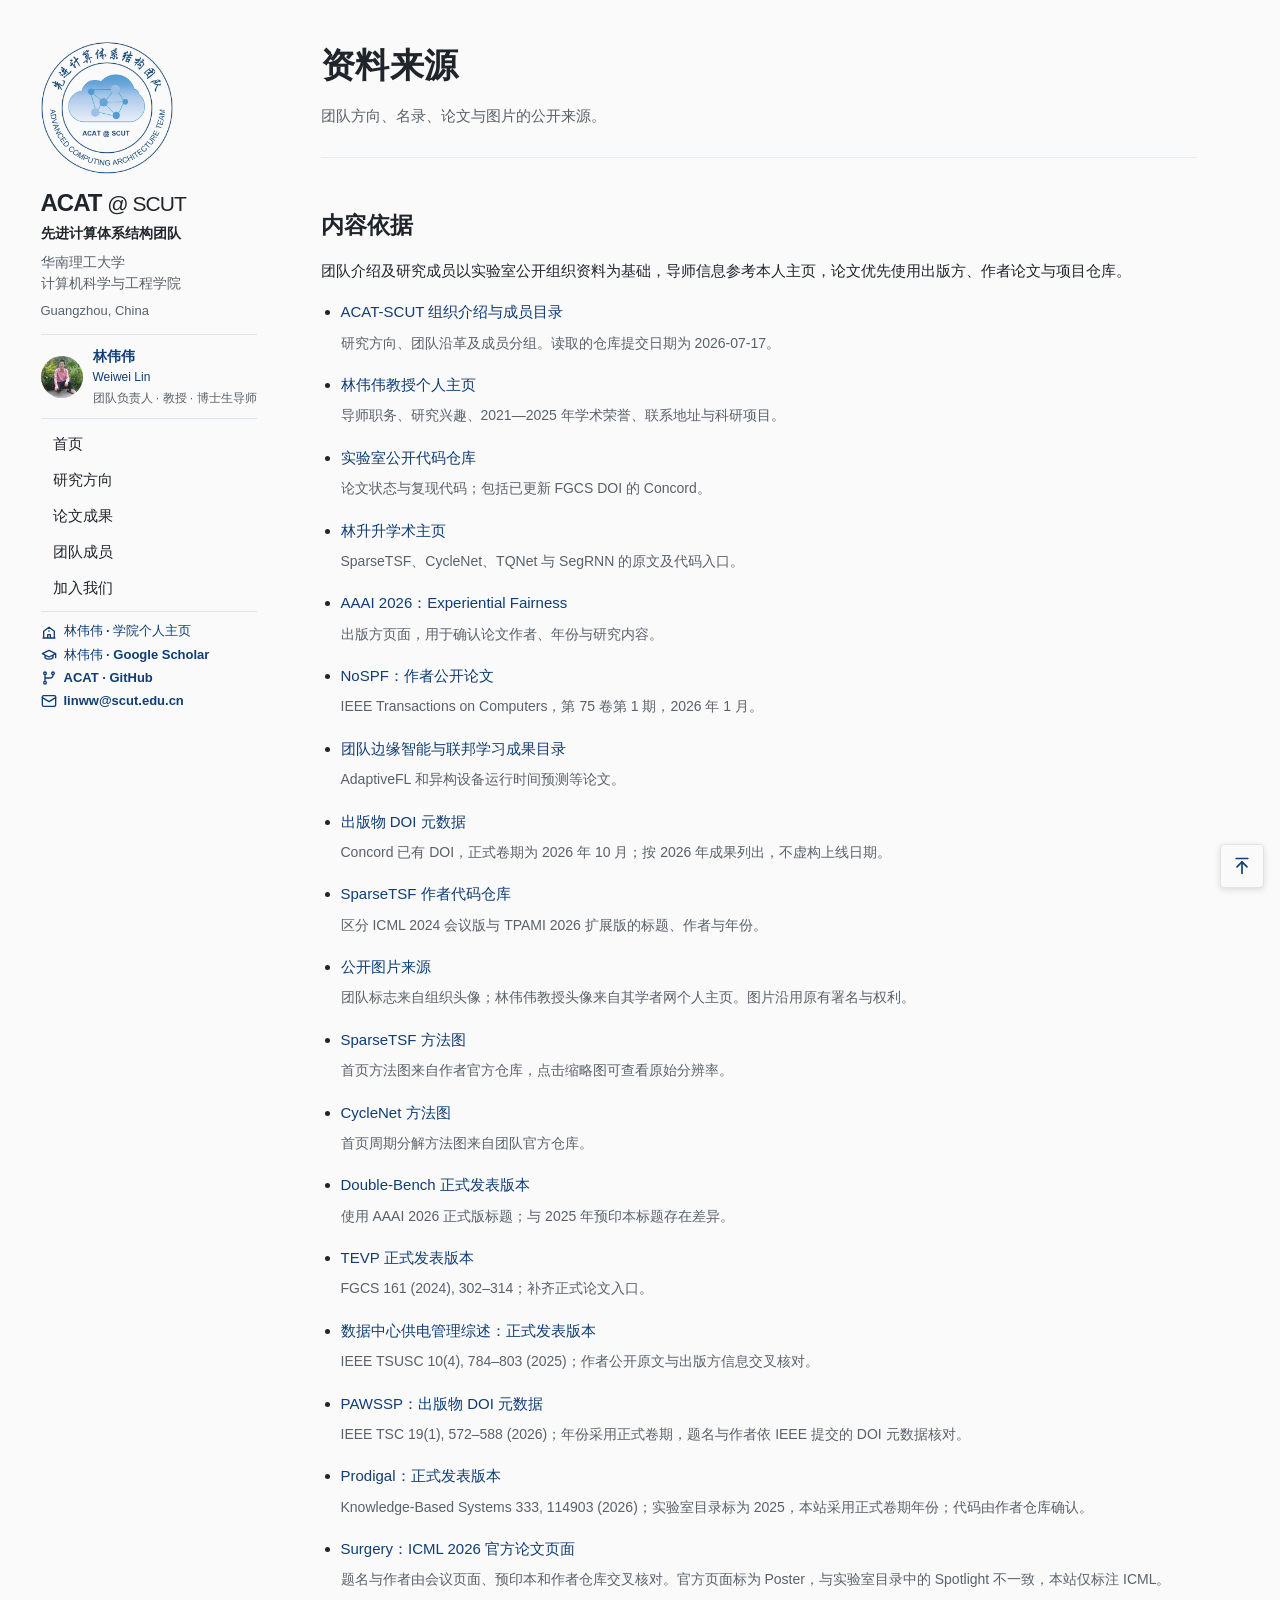
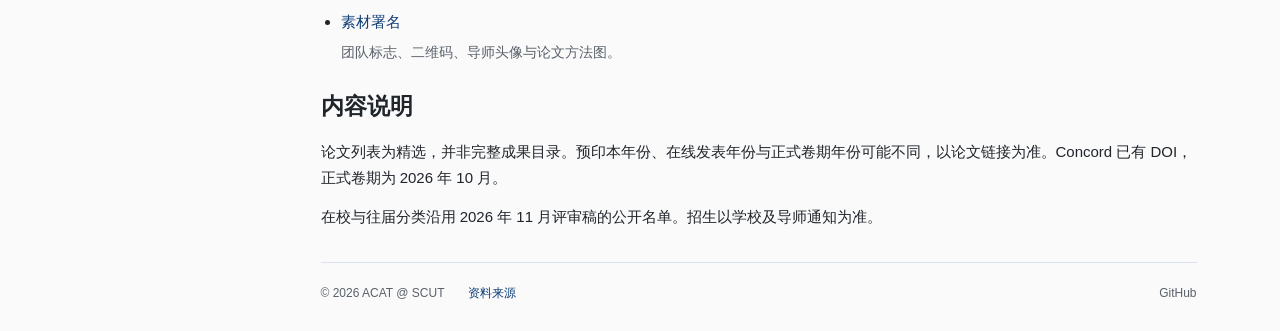
<file: site/sources.html>
<!doctype html>
<html lang="zh-CN">
<head>
<meta charset="utf-8">
<meta name="viewport" content="width=device-width, initial-scale=1">
<meta name="theme-color" content="#0f3d75">
<meta name="description" content="华南理工大学先进计算体系结构团队，研究绿色计算、算电协同、大模型、时间序列与边缘智能。">
<meta property="og:title" content="资料来源 · ACAT @ SCUT">
<meta property="og:description" content="华南理工大学先进计算体系结构团队，研究绿色计算、算电协同、大模型、时间序列与边缘智能。">
<meta property="og:type" content="website">
<title>资料来源 · ACAT @ SCUT</title>
<link rel="canonical" href="https://acat-scut.github.io/sources.html">
<link rel="icon" href="assets/acat-logo.png">
<link rel="stylesheet" href="styles.css?v=6dd6eca6ba">
<link rel="stylesheet" href="pages.css?v=69f8a7344c">
<link rel="stylesheet" href="sidebar.css?v=b5c100dbc3">
<link rel="stylesheet" href="layout.css?v=a8a45fa4ff">
</head>
<body class="back-to-top-page">
<div id="page-top" tabindex="-1" role="region" aria-label="页首"></div>
<a class="skip-link" href="#main">跳到正文</a>
<div class="page-shell">
<aside class="sidebar" aria-label="ACAT 团队概览">
  <div class="lab-identity">
    <a href="index.html" aria-label="ACAT 首页"><img class="lab-logo" src="assets/acat-logo-transparent.png" width="132" height="132" alt="ACAT 先进计算体系结构团队标志"></a>
    <div><a class="lab-name" href="index.html">ACAT <span>@ SCUT</span></a>
    <p class="lab-chinese">先进计算体系结构团队</p>
    <p class="affiliation">华南理工大学<br>计算机科学与工程学院</p>
    <p class="location" lang="en">Guangzhou, China</p></div>
  </div>
  <div class="sidebar-lead">
    <img src="assets/weiwei-lin.jpg" width="42" height="42" alt="">
    <div><a href="https://www.scholat.com/linweiwei">林伟伟 <span lang="en">Weiwei Lin</span></a>
    <p>团队负责人 · 教授 · 博士生导师</p></div>
  </div>
  <nav class="site-nav" aria-label="网站导航">
    <a href="index.html">首页</a>
    <a href="research.html">研究方向</a>
    <a href="publications.html">论文成果</a>
    <a href="people.html">团队成员</a>
    <a href="join.html">加入我们</a>
  </nav>
  <div class="sidebar-links">
<a href="https://www2.scut.edu.cn/cs/2017/0629/c22284a328098/page.htm"><svg class="utility-icon" width="16" height="16" viewBox="0 0 24 24" fill="none" stroke="currentColor" stroke-width="2" stroke-linecap="round" stroke-linejoin="round" aria-hidden="true" focusable="false"><path d="M3 21h18M4 21V11l8-6 8 6v10M10 21v-5h4v5m-2-11v1"/></svg><span>林伟伟 · 学院个人主页</span></a>
<a href="https://scholar.google.com/citations?user=IWsha94AAAAJ"><svg class="utility-icon" width="16" height="16" viewBox="0 0 24 24" fill="none" stroke="currentColor" stroke-width="2" stroke-linecap="round" stroke-linejoin="round" aria-hidden="true" focusable="false"><path d="m2 10 10-5 10 5-10 5-10-5Zm4 2v4c3 3 9 3 12 0v-4m4-2v6"/></svg><span>林伟伟 · Google Scholar</span></a>
<a href="https://github.com/ACAT-SCUT"><svg class="utility-icon" width="16" height="16" viewBox="0 0 24 24" fill="none" stroke="currentColor" stroke-width="2" stroke-linecap="round" stroke-linejoin="round" aria-hidden="true" focusable="false"><circle cx="6" cy="5" r="2"/><circle cx="6" cy="19" r="2"/><circle cx="18" cy="5" r="2"/><path d="M6 7v10m12-10a5 5 0 0 1-5 5H6"/></svg><span>ACAT · GitHub</span></a>
<a href="mailto:linww@scut.edu.cn"><svg class="utility-icon" width="16" height="16" viewBox="0 0 24 24" fill="none" stroke="currentColor" stroke-width="2" stroke-linecap="round" stroke-linejoin="round" aria-hidden="true" focusable="false"><rect x="2" y="4" width="20" height="16" rx="2"/><path d="m2 7 10 6 10-6"/></svg><span>linww@scut.edu.cn</span></a>
  </div>
</aside>
<div class="page-content">
<main id="main" tabindex="-1"><div class="page-head"><h1>资料来源</h1><p>团队方向、名录、论文与图片的公开来源。</p></div><section class="section prose"><div class="section-heading"><h2>内容依据 <span></span></h2></div><p>团队介绍及研究成员以实验室公开组织资料为基础，导师信息参考本人主页，论文优先使用出版方、作者论文与项目仓库。</p><ul><li><a class="" href="https://github.com/ACAT-SCUT/.github/blob/main/profile/README.md">ACAT-SCUT 组织介绍与成员目录</a><p>研究方向、团队沿革及成员分组。读取的仓库提交日期为 2026-07-17。</p></li><li><a class="" href="https://www.scholat.com/linweiwei">林伟伟教授个人主页</a><p>导师职务、研究兴趣、2021—2025 年学术荣誉、联系地址与科研项目。</p></li><li><a class="" href="https://github.com/orgs/ACAT-SCUT/repositories">实验室公开代码仓库</a><p>论文状态与复现代码；包括已更新 FGCS DOI 的 Concord。</p></li><li><a class="" href="https://lss-1138.github.io/">林升升学术主页</a><p>SparseTSF、CycleNet、TQNet 与 SegRNN 的原文及代码入口。</p></li><li><a class="" href="https://ojs.aaai.org/index.php/AAAI/article/view/40946">AAAI 2026：Experiential Fairness</a><p>出版方页面，用于确认论文作者、年份与研究内容。</p></li><li><a class="" href="https://www.cs.newpaltz.edu/~lik/publications/Ruichao-Mo-IEEE-TC-2026">NoSPF：作者公开论文</a><p>IEEE Transactions on Computers，第 75 卷第 1 期，2026 年 1 月。</p></li><li><a class="" href="https://github.com/ACAT-SCUT/.github/blob/main/profile/research-resources/fl.md">团队边缘智能与联邦学习成果目录</a><p>AdaptiveFL 和异构设备运行时间预测等论文。</p></li><li><a class="" href="https://doi.org/10.1016/j.future.2026.108596">出版物 DOI 元数据</a><p>Concord 已有 DOI，正式卷期为 2026 年 10 月；按 2026 年成果列出，不虚构上线日期。</p></li><li><a class="" href="https://github.com/lss-1138/SparseTSF">SparseTSF 作者代码仓库</a><p>区分 ICML 2024 会议版与 TPAMI 2026 扩展版的标题、作者与年份。</p></li><li><a class="" href="https://github.com/ACAT-SCUT">公开图片来源</a><p>团队标志来自组织头像；林伟伟教授头像来自其学者网个人主页。图片沿用原有署名与权利。</p></li><li><a class="" href="https://github.com/lss-1138/SparseTSF/blob/main/Figures/Model.png">SparseTSF 方法图</a><p>首页方法图来自作者官方仓库，点击缩略图可查看原始分辨率。</p></li><li><a class="" href="https://github.com/ACAT-SCUT/CycleNet/blob/main/Figures/Figure2.png">CycleNet 方法图</a><p>首页周期分解方法图来自团队官方仓库。</p></li><li><a class="" href="https://doi.org/10.1609/aaai.v40i39.40574">Double-Bench 正式发表版本</a><p>使用 AAAI 2026 正式版标题；与 2025 年预印本标题存在差异。</p></li><li><a class="" href="https://doi.org/10.1016/j.future.2024.07.020">TEVP 正式发表版本</a><p>FGCS 161 (2024), 302–314；补齐正式论文入口。</p></li><li><a class="" href="https://doi.org/10.1109/TSUSC.2025.3542779">数据中心供电管理综述：正式发表版本</a><p>IEEE TSUSC 10(4), 784–803 (2025)；作者公开原文与出版方信息交叉核对。</p></li><li><a class="" href="https://doi.org/10.1109/TSC.2025.3643326">PAWSSP：出版物 DOI 元数据</a><p>IEEE TSC 19(1), 572–588 (2026)；年份采用正式卷期，题名与作者依 IEEE 提交的 DOI 元数据核对。</p></li><li><a class="" href="https://doi.org/10.1016/j.knosys.2025.114903">Prodigal：正式发表版本</a><p>Knowledge-Based Systems 333, 114903 (2026)；实验室目录标为 2025，本站采用正式卷期年份；代码由作者仓库确认。</p></li><li><a class="" href="https://icml.cc/virtual/2026/poster/66119">Surgery：ICML 2026 官方论文页面</a><p>题名与作者由会议页面、预印本和作者仓库交叉核对。官方页面标为 Poster，与实验室目录中的 Spotlight 不一致，本站仅标注 ICML。</p></li><li><a href="assets/CREDITS.md">素材署名</a><p>团队标志、二维码、导师头像与论文方法图。</p></li></ul><div class="section-heading"><h2>内容说明 <span></span></h2></div><p>论文列表为精选，并非完整成果目录。预印本年份、在线发表年份与正式卷期年份可能不同，以论文链接为准。Concord 已有 DOI，正式卷期为 2026 年 10 月。</p><p>在校与往届分类沿用 2026 年 11 月评审稿的公开名单。招生以学校及导师通知为准。</p></section></main>
<footer><span>© 2026 ACAT @ SCUT</span><a href="sources.html">资料来源</a><a href="https://github.com/ACAT-SCUT">GitHub</a></footer>
</div>
</div>
<a class="back-to-top" href="#page-top" aria-label="回到顶部"><svg class="site-icon" width="20" height="20" viewBox="0 0 24 24" fill="none" stroke="currentColor" stroke-width="2" stroke-linecap="round" stroke-linejoin="round" aria-hidden="true" focusable="false"><path d="M5 3h14"/><path d="m18 13-6-6-6 6"/><path d="M12 7v14"/></svg></a>
</body>
</html>
</file>
<file: site/styles.css>
:root {
  --bg: #fafafa;
  --text: #20252b;
  --muted: #59616a;
  --accent: #0f3d75;
  --line: #dde4ec;
  --line-soft: #e7ecf1;
  --line-section: #c4d1df;
  --blue-soft: #eaf0f7;
}
* {
  box-sizing: border-box;
}
html {
  scroll-behavior: smooth;
  scroll-padding-top: 24px;
}
body {
  margin: 0;
  background: var(--bg);
  color: var(--text);
  font-family: -apple-system,BlinkMacSystemFont,"Segoe UI","PingFang SC","Microsoft YaHei",sans-serif;
  font-size: 16px;
  line-height: 1.75;
}
a {
  color: var(--accent);
  text-decoration: none;
}
a:hover {
  text-decoration: underline;
  text-underline-offset: 3px;
}
a:focus-visible {
  outline: 2px solid var(--accent);
  outline-offset: 4px;
}
h1,h2,h3,p {
  margin-top: 0;
}
h1,h2,h3 {
  line-height: 1.4;
}
h1 {
  font-size: 34px;
  letter-spacing: .015em;
  margin-bottom: 5px;
  font-weight: 700;
}
h2 {
  font-size: 23px;
  margin: 0;
  font-weight: 700;
}
h3 {
  font-size: 17px;
  margin-bottom: 6px;
}
p {
  margin-bottom: 13px;
}
img {
  display: block;
  max-width: 100%;
}
.page-shell {
  display: grid;
  grid-template-columns: 216px minmax(0,1fr);
  gap: 64px;
  max-width: 1184px;
  width: calc(100% - 64px);
  margin: 0 auto;
  padding-top: 42px;
  align-items: start;
}
.page-content {
  min-width: 0;
  max-width: 904px;
}
.sidebar {
  position: sticky;
  top: 34px;
  align-self: start;
  font-size: 14px;
  line-height: 1.55;
}
.lab-logo {
  width: 146px;
  height: 146px;
  margin-bottom: 19px;
}
.lab-name {
  font-size: 24px;
  font-weight: 750;
  letter-spacing: -.04em;
  color: var(--text);
  display: block;
  line-height: 1.25;
}
.lab-name span {
  font-size: 20px;
  font-weight: 500;
}
.lab-chinese {
  font-size: 14px;
  font-weight: 600;
  margin: 8px 0 12px;
}
.affiliation {
  color: var(--muted);
  margin-bottom: 10px;
}
.location {
  color: var(--muted);
  font-size: 13px;
  margin-bottom: 21px;
}
.sidebar-lead {
  display: flex;
  gap: 10px;
  align-items: center;
  padding: 17px 0;
  border-top: 1px solid var(--line);
  border-bottom: 1px solid var(--line);
}
.sidebar-lead img {
  width: 42px;
  height: 42px;
  border-radius: 50%;
  object-fit: cover;
  flex-shrink: 0;
}
.sidebar-lead a {
  font-size: 14px;
  font-weight: 650;
}
.sidebar-lead a span {
  font-size: 12px;
  font-weight: 400;
  display: block;
}
.sidebar-lead p {
  font-size: 12px;
  color: var(--muted);
  margin: 3px 0 0;
  line-height: 1.5;
}
.site-nav {
  padding: 13px 0 7px;
  display: flex;
  flex-direction: column;
  gap: 2px;
}
.site-nav a {
  padding: 6px 12px;
  margin-left: 0;
  color: var(--muted);
  font-size: 14px;
  border-left: 2px solid transparent;
}
.site-nav a[aria-current=page] {
  color: var(--accent);
  border-color: var(--accent);
  font-weight: 700;
  background: var(--blue-soft);
}
.local-nav {
  display: flex;
  flex-wrap: wrap;
  gap: 5px 14px;
  margin: 3px 0 16px;
  font-size: 12px;
}
.local-nav a {
  color: var(--muted);
}
.sidebar-links {
  border-top: 1px solid var(--line);
  padding-top: 15px;
  display: flex;
  flex-direction: column;
  gap: 9px;
  font-size: 13px;
  font-weight: 550;
}
.side-note {
  padding: 17px 0 0;
  font-size: 12px;
  color: var(--muted);
}
.side-note strong {
  font-size: 12px;
  text-transform: uppercase;
}
.side-note p {
  margin: 5px 0;
  font-size: 12px;
  line-height: 1.65;
}
.skip-link {
  position: fixed;
  top: 10px;
  left: 20px;
  z-index: 10;
  background: white;
  padding: 12px;
  clip-path: inset(50%);
}
.skip-link:focus {
  clip-path: none;
}
.kicker {
  font-size: 12px;
  font-weight: 700;
  color: var(--accent);
  letter-spacing: .055em;
  margin: 0 0 12px;
}
.english-name {
  font-family: Georgia,"Times New Roman",serif;
  font-size: 19px;
  color: var(--muted);
  margin: 0 0 20px;
}
.about p:not(.kicker):not(.english-name) {
  font-size: 16px;
  line-height: 1.85;
}
.about strong {
  font-weight: 650;
}
.recognition {
  font-size: 14px !important;
  color: var(--muted);
  border-left: 3px solid #96b1ce;
  padding-left: 12px;
  margin-top: 15px;
  margin-bottom: 0 !important;
}
.recognition b {
  color: var(--accent);
  font-weight: 700;
}
.recognition a {
  white-space: nowrap;
  font-size: 13px;
}
.section {
  padding: 26px 0 0;
  margin-top: 28px;
  border-top: 1px solid var(--line-soft);
}
.section-heading {
  display: flex;
  align-items: baseline;
  justify-content: space-between;
  gap: 18px;
  margin-bottom: 17px;
}
.section-heading h2 span {
  font: 16px Georgia,"Times New Roman",serif;
  color: var(--muted);
  font-weight: 400;
  margin-left: 10px;
  white-space: nowrap;
}
.more-link {
  font-size: 13px;
  white-space: nowrap;
}
.research-overview {
  display: grid;
  gap: 12px;
}
.research-row {
  display: grid;
  grid-template-columns: 200px 1fr;
  gap: 20px;
  align-items: baseline;
}
.research-row h3 {
  font-size: 15px;
  margin: 0;
  font-weight: 650;
  line-height: 1.65;
}
.research-row p {
  font-size: 14px;
  line-height: 1.75;
  color: var(--muted);
  margin: 0;
}
.news-list {
  margin: 0;
  padding: 0;
  list-style: none;
}
.news-list li {
  display: grid;
  grid-template-columns: 50px 1fr;
  gap: 10px;
  margin: 8px 0;
  font-size: 14px;
  line-height: 1.7;
}
.news-year {
  color: var(--muted);
  font-variant-numeric: tabular-nums;
}
.news-list p {
  margin: 0;
}
.news-list b {
  font-size: 12px;
  color: var(--accent);
  font-weight: 650;
  white-space: nowrap;
}
.paper {
  padding: 18px 0 20px;
  border-bottom: 1px solid var(--line-soft);
}
.paper:first-of-type {
  padding-top: 2px;
}
.paper:last-child {
  border-bottom: 0;
  padding-bottom: 0;
}
.paper-top {
  display: flex;
  gap: 10px;
  align-items: center;
  margin-bottom: 10px;
  flex-wrap: wrap;
}
.venue {
  background: var(--blue-soft);
  color: var(--accent);
  font-size: 12px;
  font-weight: 650;
  border: 1px solid #dce5f0;
  border-radius: 4px;
  padding: 1px 7px;
  line-height: 1.65;
}
.paper-year {
  font-size: 12px;
  color: var(--muted);
}
.paper-area {
  margin-left: auto;
  font-size: 12px;
  color: var(--muted);
}
.paper-body.has-figure {
  display: grid;
  grid-template-columns: 175px 1fr;
  gap: 21px;
  align-items: center;
}
.paper-figure img {
  width: 175px;
  height: 110px;
  object-fit: contain;
  background: #fff;
  border: 1px solid var(--line-soft);
  padding: 4px;
  border-radius: 4px;
}
.paper h3 {
  font-family: Georgia,"Times New Roman",serif;
  font-size: 19px;
  line-height: 1.45;
  font-weight: 500;
  margin: 0 0 6px;
}
.paper h3 a {
  color: var(--text);
}
.paper h3 strong {
  color: var(--accent);
  font-weight: 700;
}
.authors {
  font-size: 13px;
  color: #68717c;
  line-height: 1.6;
  margin: 0 0 6px;
}
.paper-summary {
  font-size: 14px;
  color: #46505b;
  line-height: 1.75;
  margin: 0 0 6px;
}
.paper-links {
  display: flex;
  gap: 16px;
  font-size: 13px;
  font-weight: 600;
  flex-wrap: wrap;
}
.paper-links a {
  border-bottom: 1px solid #b9c9dc;
  line-height: 1.4;
}
.paper-links a:hover {
  text-decoration: none;
  border-color: var(--accent);
}
.contact p {
  font-size: 15px;
}
.note {
  font-size: 13px !important;
  color: var(--muted);
  line-height: 1.75;
}
.page-head {
  margin-bottom: 22px;
}
.page-head h1 {
  margin-bottom: 13px;
}
.page-head>p:last-child {
  color: var(--muted);
  font-size: 15px;
  margin-bottom: 0;
}
.research-detail:first-of-type {
  padding-top: 0;
  border-top: 0;
}
.research-detail + .research-detail {
  border-top-color: var(--line-section);
}
.research-detail .section-heading {
  margin-bottom: 13px;
}
.research-detail h2 span {
  font-size: 14px;
  white-space: normal;
}
.research-detail>p {
  font-size: 15px;
}
.topics {
  display: grid;
  grid-template-columns: 1fr 1fr;
  gap: 5px 25px;
  padding-left: 20px;
  font-size: 14px;
  margin: 10px 0 17px;
}
.research-related {
  padding: 11px 14px;
  background: #f0f3f7;
  display: flex;
  flex-wrap: wrap;
  gap: 5px 18px;
  margin-bottom: 13px;
  font-size: 14px;
  align-items: baseline;
}
.research-related>strong {
  font-size: 12px;
  color: var(--muted);
}
.research-related a {
  display: inline-block;
}
.research-related small {
  font-size: 12px;
  color: var(--muted);
  margin-left: 5px;
}
.group-members {
  font-size: 14px !important;
  color: var(--muted);
  margin-bottom: 9px;
}
.project-list article {
  display: grid;
  grid-template-columns: 95px 1fr;
  gap: 18px;
  padding: 12px 0;
  border-bottom: 1px solid var(--line-soft);
  font-size: 14px;
}
.project-list article>span {
  color: var(--muted);
  font-size: 13px;
}
.project-list small {
  display: block;
  font-size: 12px;
  color: var(--muted);
  margin-top: 3px;
}
.project-list+.note {
  margin-top: 12px;
}
.faculty-intro {
  display: flex;
  gap: 23px;
  align-items: center;
  margin-bottom: 18px;
}
.faculty-intro>img {
  width: 105px;
  height: 105px;
  object-fit: cover;
  border-radius: 6px;
}
.faculty-intro h3 {
  font-size: 22px;
  margin: 0 0 8px;
}
.faculty-intro h3 span {
  font: 18px Georgia,serif;
  color: var(--muted);
  margin-left: 8px;
}
.faculty-intro p {
  font-size: 14px;
  color: var(--muted);
  margin: 0 0 9px;
}
.faculty>p {
  font-size: 15px;
}
.achievements {
  padding-left: 20px;
  font-size: 14px;
  line-height: 1.8;
}
.achievements li {
  margin: 7px 0;
}
.member-group {
  padding: 16px 0;
  border-top: 1px solid var(--line-soft);
}
.member-group:first-of-type {
  border-top: 0;
  padding-top: 4px;
}
.member-group h3 {
  font-size: 16px;
  color: var(--text);
  margin: 0 0 10px;
}
.member-list {
  display: grid;
  grid-template-columns: repeat(7,1fr);
  gap: 8px 12px;
  font-size: 14px;
}
.member {
  color: var(--muted);
  padding: 3px 0;
}
a.member {
  color: var(--accent);
}
.year-group>.section-heading {
  margin-bottom: 13px;
}
.year-group>.section-heading h2 {
  font: 30px Georgia,serif;
}
.prose {
  font-size: 15px;
}
.prose ul {
  padding-left: 20px;
}
.prose li {
  margin-bottom: 17px;
}
.prose li>p {
  font-size: 14px;
  color: var(--muted);
  margin: 5px 0 0;
}
.prose .section-heading {
  margin-top: 25px;
}
footer {
  border-top: 1px solid var(--line);
  padding: 20px 0 27px;
  margin-top: 32px;
  display: flex;
  flex-wrap: wrap;
  gap: 10px 24px;
  color: var(--muted);
  font-size: 12px;
}
footer>a:last-child {
  margin-left: auto;
  color: var(--muted);
}
@media (max-width:1100px) {
  .page-shell {
    grid-template-columns: 190px minmax(0,1fr);
    gap: 38px;
    width: calc(100% - 48px);
  }
  .lab-logo {
    width: 130px;
    height: 130px;
  }
  .research-row {
    grid-template-columns: 180px 1fr;
    gap: 15px;
  }
  .research-row h3 {
    font-size: 14px;
  }
  .member-list {
    grid-template-columns: repeat(6,1fr);
  }
  .paper-body.has-figure {
    grid-template-columns: 145px 1fr;
    gap: 17px;
  }
  .paper-figure img {
    width: 145px;
    height: 100px;
  }
  .section-heading h2 span {
    font-size: 14px;
  }
  h1 {
    font-size: 31px;
  }
}
@media (max-width:800px) {
  .page-shell {
    grid-template-columns: 160px minmax(0,1fr);
    gap: 28px;
    width: calc(100% - 36px);
    padding-top: 28px;
  }
  .lab-logo {
    width: 112px;
    height: 112px;
  }
  .lab-name {
    font-size: 21px;
  }
  .lab-name span {
    font-size: 16px;
  }
  .lab-chinese {
    font-size: 12px;
  }
  .sidebar {
    top: 22px;
    font-size: 13px;
  }
  .sidebar-lead {
    gap: 8px;
    align-items: start;
  }
  .sidebar-lead img {
    width: 32px;
    height: 32px;
  }
  .sidebar-lead p {
    font-size: 12px;
  }
  .sidebar-links {
    font-size: 12px;
  }
  .section-heading {
    flex-wrap: wrap;
    gap: 5px;
    margin-bottom: 14px;
  }
  .section-heading h2 span {
    font-size: 13px;
    display: inline-block;
    margin-left: 6px;
  }
  .research-row {
    grid-template-columns: 1fr;
    gap: 2px;
  }
  .research-overview {
    gap: 11px;
  }
  .research-row h3 {
    font-size: 15px;
  }
  .paper-body.has-figure {
    grid-template-columns: 1fr;
    gap: 12px;
  }
  .paper-figure {
    display: none;
  }
  .member-list {
    grid-template-columns: repeat(4,1fr);
  }
  .topics {
    grid-template-columns: 1fr;
  }
  .research-detail h2 {
    font-size: 21px;
  }
  .research-detail h2 span {
    display: block;
    margin-left: 0;
    margin-top: 4px;
  }
  .faculty-intro {
    gap: 15px;
    align-items: start;
  }
  .faculty-intro>img {
    width: 80px;
    height: 80px;
  }
  .faculty-intro h3 {
    font-size: 20px;
  }
  .faculty-intro h3 span {
    display: block;
    margin: 3px 0 0;
  }
  .faculty-intro p {
    font-size: 13px;
  }
  .project-list article {
    grid-template-columns: 85px 1fr;
    gap: 12px;
  }
  h1 {
    font-size: 28px;
  }
  .about p:not(.kicker):not(.english-name) {
    font-size: 15px;
  }
  .english-name {
    font-size: 17px;
  }
}
@media (max-width:600px) {
  html {
    scroll-padding-top: 18px;
  }
  .page-shell {
    display: block;
    width: calc(100% - 36px);
    padding-top: 20px;
  }
  .sidebar {
    position: static;
    border-bottom: 1px solid var(--line);
    padding-bottom: 14px;
    margin-bottom: 24px;
  }
  .lab-identity {
    display: flex;
    gap: 16px;
    align-items: center;
  }
  .lab-logo {
    width: 87px;
    height: 87px;
    margin: 0;
    flex-shrink: 0;
  }
  .lab-name {
    font-size: 24px;
  }
  .lab-name span {
    font-size: 19px;
  }
  .lab-chinese {
    font-size: 13px;
    margin: 4px 0 5px;
  }
  .affiliation {
    font-size: 12px;
    line-height: 1.5;
    margin: 0;
  }
  .affiliation br {
    display: none;
  }
  .location {
    display: none;
  }
  .sidebar-lead {
    display: none;
  }
  .site-nav {
    flex-direction: row;
    flex-wrap: wrap;
    gap: 3px 15px;
    padding: 13px 0 0;
  }
  .site-nav a {
    font-size: 13px;
    padding: 5px 0;
    margin: 0;
    border: 0;
    border-bottom: 2px solid transparent;
  }
  .site-nav a[aria-current=page] {
    background: none;
    border-bottom-color: var(--accent);
  }
  .sidebar-links {
    display: flex;
    flex-direction: row;
    flex-wrap: wrap;
    gap: 6px 16px;
    border: 0;
    padding-top: 9px;
    font-size: 12px;
    font-weight: 400;
  }
  .sidebar-links a:first-child,.sidebar-links a:last-child {
    display: none;
  }
  .side-note,.local-nav {
    display: none;
  }
  .page-content {
    max-width: none;
  }
  .kicker {
    font-size: 12px;
    margin-bottom: 8px;
  }
  h1 {
    font-size: 27px;
    letter-spacing: 0;
  }
  .english-name {
    font-size: 16px;
    margin-bottom: 15px;
  }
  .about p:not(.kicker):not(.english-name) {
    font-size: 15px;
    line-height: 1.8;
  }
  .recognition {
    font-size: 13px !important;
    line-height: 1.8 !important;
  }
  .section {
    padding-top: 21px;
    margin-top: 22px;
  }
  .section-heading h2 {
    font-size: 22px;
  }
  .section-heading h2 span {
    font-size: 14px;
  }
  .research-row h3 {
    font-size: 15px;
  }
  .research-row p {
    font-size: 14px;
  }
  .research-overview {
    gap: 13px;
  }
  .news-list li {
    grid-template-columns: 36px 1fr;
    gap: 10px;
    font-size: 14px;
    margin: 10px 0;
  }
  .news-list b {
    font-size: 12px;
  }
  .paper-top {
    gap: 8px;
    margin-bottom: 8px;
  }
  .paper-area {
    font-size: 12px;
  }
  .venue {
    font-size: 12px;
  }
  .paper h3 {
    font-size: 18px;
  }
  .authors {
    font-size: 13px;
  }
  .paper-summary {
    font-size: 14px;
  }
  .paper {
    padding: 17px 0;
  }
  .more-link {
    font-size: 12px;
  }
  .member-list {
    grid-template-columns: repeat(4,1fr);
    gap: 7px 12px;
  }
  .member-group h3 {
    font-size: 16px;
  }
  .member-list {
    font-size: 14px;
  }
  .faculty-intro>img {
    width: 82px;
    height: 82px;
  }
  .faculty-intro h3 span {
    display: inline;
    margin-left: 6px;
    font-size: 16px;
  }
  .faculty-intro h3 {
    font-size: 20px;
  }
  .faculty-intro p {
    font-size: 12px;
  }
  .faculty-intro {
    gap: 15px;
  }
  .faculty>p {
    font-size: 15px;
  }
  .project-list article {
    grid-template-columns: 1fr;
    gap: 3px;
  }
  .contact p {
    font-size: 14px;
  }
  footer {
    gap: 7px 18px;
    margin-top: 25px;
    font-size: 12px;
  }
  footer>a:last-child {
    margin-left: 0;
  }
}
@media (prefers-reduced-motion:reduce) {
  html {
    scroll-behavior: auto;
  }
}
/* Cross-reference index and readable secondary information. */
.authors strong {
  font-weight: 650;
  color: #46505b;
}
.topic-index {
  margin: 18px 0 16px;
  padding: 13px 0;
  border-top: 1px solid var(--line);
  border-bottom: 1px solid var(--line);
  font-size: 14px;
}
.topic-index>div {
  display: grid;
  grid-template-columns: 85px 1fr;
  gap: 12px;
  padding: 5px 0;
  align-items: baseline;
}
.topic-index>div>strong {
  font-weight: 600;
  color: var(--muted);
}
.topic-index>div>span {
  display: flex;
  flex-wrap: wrap;
  gap: 3px 16px;
}
.topic-index small {
  font-size: 12px;
  color: var(--muted);
}
.paper:target {
  scroll-margin-top: 20px;
  background: #f0f5fb;
  outline: 8px solid #f0f5fb;
  border-radius: 2px;
}
.research-links {
  display: flex;
  gap: 20px;
  flex-wrap: wrap;
}
.member-topics {
  font-size: 13px;
  color: var(--muted);
  margin: 0 0 11px;
}
.member-group:target {
  scroll-margin-top: 20px;
}
@media (min-width:601px) {
  .sidebar {
    max-height: calc(100dvh - 62px);
    overflow-y: auto;
    scrollbar-width: thin;
    padding-right: 8px;
  }
}
@media (max-width:600px) {
  .topic-index>div {
    grid-template-columns: 70px 1fr;
    gap: 8px;
  }
  .topic-index {
    font-size: 13px;
  }
  .topic-index>div>span {
    gap: 3px 12px;
  }
}
.research-examples {
  display: inline-flex;
  flex-wrap: wrap;
  gap: 0 5px;
  margin-left: 10px;
  font-size: 12px;
}
.research-examples a {
  border-bottom: 1px solid #d0dae6;
  line-height: 1.5;
}
.recognition a {
  color: inherit;
  font-size: inherit;
}
.recognition a b {
  color: var(--accent);
}
.paper-figure {
  font-size: 12px;
  color: var(--muted);
}
.paper-figure>span {
  display: block;
  text-align: center;
  margin-top: 4px;
}
.paper-figure:hover img {
  border-color: #9bb7d6;
}
</file>
<file: site/pages.css>
/* Preserve the original page styles and adapt the shared sidebar. */
.sidebar {
  max-height: none;
  overflow: visible;
  padding-right: 0;
}

.sidebar a,
.sidebar .lab-chinese,
.sidebar .affiliation,
.sidebar-lead p {
  overflow-wrap: anywhere;
}

.sidebar-lead > div,
.lab-identity > div {
  min-width: 0;
}

:focus-visible {
  outline: 2px solid #0f3d75;
  outline-offset: 3px;
}

main:focus-visible {
  outline-offset: -3px;
}

.preserved-anchor {
  display: block;
  height: 0;
}

.paper-figure {
  align-self: start;
}

.paper-figure img {
  width: 100%;
  height: auto;
  object-fit: contain;
}

.research-row p {
  min-width: 0;
}

.page-index {
  display: flex;
  flex-wrap: wrap;
  gap: 5px 16px;
  margin: 16px 0;
  font-size: 14px;
}

@media (min-width: 601px) {
  .sidebar {
    top: 42px;
  }
}

@media (601px <= width <= 800px) {
  .sidebar {
    top: 28px;
  }
}

@media (width >= 601px) and (height < 900px) {
  .lab-chinese {
    margin: 3px 0;
  }

  .affiliation,
  .location {
    margin: 3px 0 0;
  }

  .sidebar-lead {
    padding-block: 8px;
    margin-top: 7px;
  }

  .site-nav {
    padding-block: 5px;
    gap: 0;
  }

  .site-nav a {
    padding-block: 4px;
  }

  .local-nav {
    padding-block: 2px;
    margin: 3px 0 5px;
    gap: 4px 8px;
  }

  .sidebar-links {
    padding-top: 8px;
    gap: 4px;
  }
}

@media (601px <= width < 1200px) and (height < 900px),
       (width >= 1200px) and (height < 740px) {
  .lab-identity {
    display: grid;
    grid-template-columns: var(--sidebar-logo-size, 64px) minmax(0, 1fr);
    column-gap: var(--sidebar-identity-gap, 8px);
  }

  .lab-identity > a {
    grid-row: 1 / 3;
  }

  .lab-identity > div {
    display: contents;
  }

  .lab-logo {
    width: var(--sidebar-logo-size, 64px);
    height: auto;
    margin-bottom: 0;
  }

  .lab-name {
    align-self: end;
  }

  .lab-chinese {
    text-wrap: balance;
  }

  .affiliation,
  .location {
    grid-column: 1 / -1;
  }
}

@media (width >= 1200px) and (740px <= height < 900px) {
  .lab-logo {
    width: 128px;
    height: 128px;
    margin-bottom: 10px;
  }
}

@media (width >= 1200px) and (650px <= height < 740px) {
  .sidebar {
    --sidebar-logo-size: 88px;
  }
}

@media (width >= 601px) and (height < 740px) {
  .sidebar-lead {
    padding-block: 6px;
    margin-top: 5px;
  }

  .local-nav {
    margin-bottom: 3px;
  }

  .sidebar-links {
    padding-top: 6px;
    gap: 3px;
  }
}

@media (width >= 1200px) and (600px <= height < 650px) {
  .sidebar {
    --sidebar-logo-size: 72px;
    --sidebar-identity-gap: 4px;
  }

  .sidebar-lead {
    margin-top: 4px;
  }

  .sidebar-links {
    gap: 2px;
  }
}

@media (width >= 601px) and (height < 600px) {
  .sidebar {
    position: static;
  }
}

@media (max-width: 800px) {
  .paper-figure {
    display: block;
    max-width: 145px;
  }
}

@media (max-width: 600px) {
  .paper-figure {
    max-width: 132px;
  }
}

.publication-overview {
  padding-block: 12px;
  border-block-end: 1px solid var(--line-soft);
}

.publication-overview-row {
  display: grid;
  grid-template-columns: 6rem minmax(0, 1fr);
  column-gap: 12px;
  padding-block: 5px;
}

.publication-overview-direction {
  justify-self: start;
  color: var(--muted);
  font-weight: 600;
}

.publication-overview ul {
  display: flex;
  flex-wrap: wrap;
  gap: 4px 16px;
  margin: 0;
  padding: 0;
  list-style: none;
}

.publication-overview li {
  white-space: nowrap;
}

.publication-overview time {
  color: var(--muted);
  font-size: .875em;
}

.publication-notes {
  display: flex;
  flex-wrap: wrap;
  gap: 4px 20px;
  margin: 12px 0 0;
  color: var(--muted);
  font-size: 14px;
}

html:has(.publication-page),
html:has(.back-to-top-page #page-top:target) {
  scroll-behavior: auto;
}

.back-to-top-page #page-top {
  position: absolute;
  inset: 0 auto auto 0;
  width: 1px;
  height: 1px;
  outline: none;
}

.publication-page .page-content {
  padding-inline-end: 42px;
  min-width: 0;
}

@media (width <= 1328px) {
  .back-to-top-page:not(.publication-page) .page-content {
    padding-inline-end: 28px;
  }
}

@media (width <= 1100px) {
  .back-to-top-page:not(.publication-page) .page-content {
    padding-inline-end: 36px;
  }
}

@media (width <= 800px) {
  .back-to-top-page:not(.publication-page) .page-content {
    padding-inline-end: 42px;
  }
}

.publication-rail {
  display: none;
}

.back-to-top {
  position: fixed;
  z-index: 2;
  inset-inline-end: max(8px, env(safe-area-inset-right, 0px));
  inset-block-end: max(12px, env(safe-area-inset-bottom, 0px));
  inline-size: 44px;
  block-size: 44px;
  display: inline-flex;
  align-items: center;
  justify-content: center;
  padding: 0;
  border: 1px solid var(--line);
  border-radius: 4px;
  background: var(--bg);
  box-shadow: 0 2px 6px rgb(32 37 43 / 14%);
  color: var(--accent);
}

.back-to-top:hover {
  background: var(--blue-soft);
  text-decoration: none;
}

.back-to-top[hidden] {
  display: none;
}

@media (width >= 1280px) and (height >= 600px) {
  .publication-page .page-shell {
    max-width: 1384px;
  }

  .publication-page .page-content {
    padding-inline-end: 0;
    max-width: none;
  }

  .publication-page #main {
    display: grid;
    grid-template-columns: minmax(0, 1fr) 176px;
    grid-template-rows: repeat(4, auto);
    column-gap: 24px;
  }

  .publication-page #main > :not(.publication-rail) {
    grid-column: 1;
    min-width: 0;
  }

  .publication-page footer {
    margin-inline-end: 200px;
  }

  .publication-rail {
    display: block;
    grid-column: 2;
    grid-row: 1 / -1;
    align-self: start;
    position: sticky;
    top: 42px;
    border-inline-start: 1px solid var(--line);
    padding-inline-start: 12px;
    font-size: 13px;
    line-height: 1.5;
  }

  .publication-rail h2 {
    color: var(--text);
    font-size: 16px;
    margin-bottom: 8px;
  }

  .publication-rail details + details {
    border-top: 1px solid var(--line-soft);
  }

  .publication-rail summary {
    color: var(--text);
    font-weight: 600;
    cursor: pointer;
    padding: 5px 2px;
  }

  .publication-rail ul {
    list-style: none;
    margin: 0 0 5px;
    padding-inline-start: 12px;
  }

  .publication-rail a {
    display: block;
    padding: 2px 4px;
    overflow-wrap: anywhere;
  }

  .publication-rail-year {
    color: var(--muted);
    font-weight: 600;
  }

  .publication-rail [aria-current="location"] {
    color: var(--accent);
    background: var(--blue-soft);
  }

  .back-to-top {
    inset-inline-end: max(16px, env(safe-area-inset-right, 0px));
  }
}

.publication-direction {
  margin-top: 34px;
  padding-top: 22px;
  border-top-color: var(--line-section);
}

.publication-direction .section-heading h2 {
  color: var(--accent);
  font-size: 24px;
  line-height: 1.4;
}

.publication-direction .section-heading h2 span {
  white-space: normal;
}

.publication-year {
  margin-inline-start: 16px;
}

.publication-year .publication-year-title {
  margin: 0 0 4px;
  font: 500 22px/1.4 Georgia, "Times New Roman", serif;
}

.publication-year + .publication-year {
  margin-top: 16px;
  padding-top: 12px;
  border-top: 1px solid var(--line-soft);
}

.paper .paper-title {
  font-family: Georgia, "Times New Roman", serif;
  font-size: 19px;
  line-height: 1.45;
  font-weight: 500;
  margin: 0 0 6px;
}

.paper .paper-title a {
  color: var(--text);
}

.publication-direction .paper {
  padding: 12px 14px;
  border: 1px solid var(--line);
  border-radius: 6px;
}

.publication-direction .paper + .paper {
  margin-top: 10px;
}

.publication-direction .paper .paper-title {
  color: var(--text);
  font-size: 20px;
  overflow-wrap: anywhere;
}

.publication-direction .paper-top {
  margin-bottom: 5px;
  gap: 6px;
}

.venue-highlight {
  color: #774600;
  background: #fff1d6;
  border-color: #e5bd72;
  white-space: nowrap;
}

.publication-direction .paper-links a {
  display: inline-flex;
  align-items: center;
  gap: 5px;
}

.site-icon {
  flex: none;
}

.publication-direction .authors {
  font-size: 14px;
}

.publication-direction .corresponding-author {
  white-space: nowrap;
}

.publication-direction .corresponding-author sup {
  color: var(--accent);
}

.publication-direction .paper-sr-only {
  position: absolute;
  width: 1px;
  height: 1px;
  overflow: hidden;
  clip-path: inset(50%);
  white-space: nowrap;
}

.publication-detail {
  color: var(--muted);
  font-size: 13px;
  margin: 0 0 5px;
}

.project-section {
  margin-top: 24px;
  padding-top: 0;
  border-top: 0;
}

.project-section + .project-section {
  margin-top: 20px;
  padding-top: 12px;
  border-top: 1px solid var(--line-section);
}

.project-section .section-heading {
  margin-bottom: 2px;
}

.project-section .section-heading h2 {
  color: var(--accent);
  font-size: 24px;
  line-height: 1.35;
}

.project-section .project-groups {
  margin-inline-start: 16px;
}

.project-section .project-groups article {
  display: block;
  padding-block: 10px;
}

.project-section .project-groups article:last-child {
  border-bottom: 0;
}

.project-section .project-groups h3 {
  font-size: 16px;
  font-weight: 600;
  line-height: 1.5;
  margin: 0;
  overflow-wrap: anywhere;
}

.project-section .project-metadata {
  display: flex;
  flex-wrap: wrap;
  align-items: baseline;
  gap: 2px 12px;
  margin: 4px 0 0;
  color: var(--muted);
  font-size: 14px;
  line-height: 1.55;
}

.project-section .project-funding {
  min-width: 0;
  overflow-wrap: anywhere;
}

.project-section .project-period {
  white-space: nowrap;
}

@media (max-width: 600px) {
  .paper .paper-title {
    font-size: 18px;
  }

  .publication-overview-row {
    grid-template-columns: minmax(0, 1fr);
    row-gap: 2px;
  }

  .publication-overview-row + .publication-overview-row {
    margin-top: 4px;
  }

  .publication-direction .section-heading h2 {
    font-size: 22px;
  }

  .publication-year {
    margin-inline-start: 8px;
  }

  .publication-year .publication-year-title {
    font-size: 20px;
  }

  .publication-direction .paper .paper-title {
    font-size: 18px;
  }

  .publication-direction .paper {
    padding: 10px;
  }

  .project-section {
    margin-top: 20px;
  }

  .project-section .section-heading h2 {
    font-size: 22px;
  }

  .project-section .project-groups {
    margin-inline-start: 8px;
  }
}

.paper-body.has-figure {
  grid-template-columns: minmax(0, 1fr) 175px;
}

.paper-copy {
  min-width: 0;
}

.publication-direction .paper:target {
  background: transparent;
  outline: none;
}

.publication-page:not(.publication-selection-ready) .publication-direction .paper:target,
.publication-direction .paper.is-selected {
  border-color: var(--accent);
  background: var(--blue-soft);
}

.publication-selection-ready .publication-direction .paper {
  cursor: pointer;
}

.publication-selection-ready .publication-direction .paper :is(.paper-title, .authors, .paper-summary, .publication-detail) {
  cursor: text;
}

@media (min-width: 801px) and (max-width: 1100px) {
  .paper-body.has-figure {
    grid-template-columns: minmax(0, 1fr) 145px;
  }
}

@media (max-width: 800px) {
  .paper-body.has-figure {
    grid-template-columns: minmax(0, 1fr);
  }
}
</file>
<file: site/home.css>
/* The home page uses dates for news and short contributions for research. */
.home-page .section {
  padding-top: 20px;
  margin-top: 22px;
  border-top-color: var(--line-section);
}

.home-page .section-heading {
  margin-bottom: 10px;
}

.home-page .english-name {
  margin-bottom: 10px;
}

.home-page .about .lead-bio {
  display: flex;
  flex-wrap: wrap;
  align-items: baseline;
  gap: 1px 14px;
  margin-bottom: 0;
}

.lead-profile,
.section-link {
  font-size: .875rem;
  font-weight: 600;
  text-decoration: underline;
  text-underline-offset: 3px;
}

.home-page .research-overview {
  gap: 6px;
}

.home-page .research-row {
  grid-template-columns: minmax(11.25rem, max-content) minmax(0, 1fr);
  gap: 4px 16px;
}

.home-page .research-row h3 a {
  color: var(--accent);
}

.home-page .news-list,
.featured-works {
  margin: 0;
  padding: 0;
  list-style: none;
}

.home-page .news-list li {
  display: grid;
  grid-template-columns: 4.5rem minmax(0, 1fr);
  gap: 8px;
  margin: 0;
  padding: 3px 0;
  font-size: .9375rem;
}

.news-list time,
.work-venue {
  color: var(--muted);
  font-size: .875rem;
  font-variant-numeric: tabular-nums;
}

.home-page .news-list p,
.featured-works p {
  margin: 0;
}

.home-page .news-list a,
.featured-works a {
  font-weight: 650;
}

.featured-works li {
  padding: 5px 0;
}

.featured-works li > div {
  display: flex;
  flex-wrap: wrap;
  align-items: baseline;
  gap: 1px 12px;
}

.featured-works p {
  color: var(--muted);
  font-size: .9375rem;
}

.featured-works li:target {
  background: var(--blue-soft);
}

@media (max-width: 800px) {
  .home-page .research-row {
    grid-template-columns: minmax(0, 1fr);
    gap: 0;
  }
}

@media (max-width: 600px) {
  .home-page .news-list li {
    grid-template-columns: 3.75rem minmax(0, 1fr);
    font-size: .875rem;
  }
}

.wechat-follow {
  margin-top: 12px;
  font-size: .875rem;
}

.wechat-follow summary {
  width: fit-content;
  color: var(--accent);
  cursor: pointer;
}

.wechat-follow summary:hover {
  text-decoration: underline;
}

.wechat-follow p {
  margin: 6px 0 8px;
  color: var(--muted);
}

.wechat-follow img {
  display: block;
  width: min(100%, 168px);
  height: auto;
}

.join-page #graduate-admissions {
  margin-top: 0;
  padding-top: 0;
  border-top: 0;
}

.join-page #main a {
  text-decoration: underline;
  text-underline-offset: 3px;
}

#graduate-admissions .graduate-admissions-primary {
  margin-bottom: 2px;
  font-size: 16px;
  font-weight: 650;
}

#graduate-admissions .graduate-admissions-note {
  margin: 0;
}

#graduate-admissions .graduate-admissions-links {
  display: grid;
  gap: 6px;
  padding: 0;
  margin: 12px 0 0;
  list-style: none;
  font-size: 14px;
}

.postdoc-directions li > p {
  margin: 2px 0 8px;
}

.postdoc-application {
  display: grid;
  grid-template-columns: max-content minmax(0, 1fr);
  gap: 4px 12px;
  margin: 0 0 13px;
}

.postdoc-application dt {
  color: var(--muted);
}

.postdoc-application dd {
  margin: 0;
  overflow-wrap: anywhere;
}

@media (width <= 600px) {
  .wechat-follow summary {
    padding-block: 10px;
  }
}
</file>
<file: site/sidebar.css>
.sidebar .lab-logo {
  width: 132px;
  height: 132px;
  margin-bottom: 14px;
}

.sidebar .lab-name span {
  font-size: .875em;
  font-weight: 500;
  white-space: nowrap;
}

.sidebar .lab-chinese {
  margin: 5px 0 7px;
}

.sidebar .affiliation {
  margin-bottom: 6px;
}

.sidebar .location {
  margin-bottom: 13px;
}

.sidebar .sidebar-lead {
  padding: 11px 0;
}

.sidebar .site-nav {
  gap: 2px;
  padding: 7px 0;
}

.sidebar .site-nav a {
  display: flex;
  align-items: center;
  min-height: 34px;
  margin: 0;
  padding: 4px 10px;
  border-inline-start: 2px solid transparent;
  color: var(--text);
  font-size: .9375rem;
}

.sidebar .site-nav a[aria-current="page"] {
  border-color: var(--accent);
  color: var(--accent);
  font-weight: 650;
}

.sidebar .sidebar-links {
  gap: 3px;
  padding-top: 9px;
}

.sidebar-links a {
  display: flex;
  align-items: center;
  gap: 7px;
}

.sidebar-links a > span {
  min-width: 0;
  overflow-wrap: anywhere;
}

.utility-icon {
  flex: 0 0 16px;
}

@media (601px <= width <= 800px) {
  .sidebar .lab-logo {
    width: 104px;
    height: 104px;
  }
}

@media (max-width: 600px) {
  .sidebar {
    margin-bottom: 19px;
    padding-bottom: 0;
  }

  .sidebar .lab-identity {
    align-items: center;
    gap: 9px;
    margin-bottom: 6px;
  }

  .sidebar .lab-logo {
    width: 46px;
    height: 46px;
    margin: 0;
  }

  .sidebar .lab-name {
    font-size: 1.25rem;
  }

  .sidebar :is(.lab-chinese, .affiliation, .sidebar-links) {
    display: none;
  }

  .sidebar .site-nav {
    display: grid;
    grid-template-columns: minmax(0, .58fr) repeat(4, minmax(0, 1fr));
    padding: 0;
  }

  .sidebar .site-nav a {
    justify-content: center;
    min-height: 44px;
    padding: 3px 0;
    border: 0;
    border-bottom: 2px solid transparent;
    font-size: .875rem;
    white-space: nowrap;
  }

  .sidebar .site-nav a[aria-current="page"] {
    border-color: var(--accent);
    background: none;
  }
}
</file>
<file: site/layout.css>
html {
  scrollbar-gutter: stable;
}

.page-rail .rail-title {
  display: none;
}

@media (width >= 1280px) and (height >= 600px) {
  .publication-page #main {
    --rail-width: 176px;
    --rail-gap: 24px;
    grid-template-columns: minmax(0, 1fr) var(--rail-width);
    column-gap: var(--rail-gap);
  }

  .publication-page .page-rail {
    position: sticky;
    inset-block-start: 42px;
    box-sizing: border-box;
    max-block-size: calc(100dvh - 106px);
    overflow-y: auto;
    margin: 0;
    padding: 0 4px 4px 12px;
    border: 0;
    border-inline-start: 1px solid var(--line);
    color: var(--text);
    font-size: .8125rem;
    line-height: 1.5;
  }

  .page-rail .rail-title {
    display: block;
    margin: 0 0 8px;
    color: var(--text);
    font-size: 1rem;
    font-weight: 700;
  }

  .page-rail :is(summary, ul > li > a) {
    border-radius: 3px;
    overflow-wrap: anywhere;
  }

  .page-rail summary,
  .publication-page .page-rail > ul > li > a {
    box-sizing: border-box;
    min-block-size: 32px;
    padding: 6px 8px;
    font-weight: 600;
  }

  .page-rail :is(a, summary):hover {
    background: #eef2f6;
  }

  .page-rail :is(a, summary):focus-visible {
    outline: 2px solid var(--accent);
    outline-offset: -2px;
  }

  .publication-page .page-rail [aria-current="location"] {
    background: var(--blue-soft);
    box-shadow: inset 2px 0 var(--accent);
    color: var(--accent);
    font-weight: 600;
  }
}
</file>
<file: site/people.css>
.roster-group + .roster-group {
  margin-top: 22px;
}

.roster-group h3 {
  margin: 0 0 8px;
  font-size: 1rem;
}

.roster-names {
  display: grid;
  grid-template-columns: repeat(auto-fill, minmax(5rem, 1fr));
  gap: 5px 12px;
  margin: 0;
  padding: 0;
  list-style: none;
  font-size: .9375rem;
}

.roster-names li {
  min-width: 0;
  padding: 4px 0;
}

.roster-names li:target {
  background: var(--blue-soft);
}
</file>
<file: site/publication-layout.css>
.publication-overview {
  container: publication-overview / inline-size;
}

.publication-overview-grid {
  --paper-columns: 2;
  display: grid;
  grid-template-columns: 5.375rem repeat(var(--paper-columns), minmax(0, max-content));
  column-gap: 22px;
}

.publication-overview-row,
.publication-overview ul {
  grid-template-columns: subgrid;
  column-gap: normal;
}

.publication-overview-row {
  grid-column: 1 / -1;
  align-items: start;
}

.publication-overview ul {
  display: grid;
  grid-column: 2 / -1;
  row-gap: 4px;
}

.publication-overview li {
  white-space: normal;
  overflow-wrap: anywhere;
}

.publication-overview time {
  white-space: nowrap;
}

.publication-list > .publication-direction:first-child {
  margin-top: 24px;
  padding-top: 0;
  border-top: 0;
}

.publication-year + .publication-year {
  margin-top: 24px;
  padding-top: 0;
  border-top: 0;
}

@media (width > 600px) {
  @container publication-overview (inline-size >= 40rem) {
    .publication-overview-grid { --paper-columns: 3; }
  }

  @container publication-overview (inline-size >= 48rem) {
    .publication-overview-grid { --paper-columns: 4; }
  }

  @container publication-overview (inline-size >= 55rem) {
    .publication-overview-grid { --paper-columns: 5; }
  }

  @container publication-overview (inline-size >= 63rem) {
    .publication-overview-grid { --paper-columns: 6; }
  }
}

@media (width <= 600px) {
  .publication-overview-grid {
    grid-template-columns: repeat(var(--paper-columns), minmax(0, max-content));
    column-gap: 16px;
  }

  .publication-overview-direction,
  .publication-overview ul {
    grid-column: 1 / -1;
  }
}

@media (width < 360px) {
  .publication-overview-grid { --paper-columns: 1; }
}
</file>
